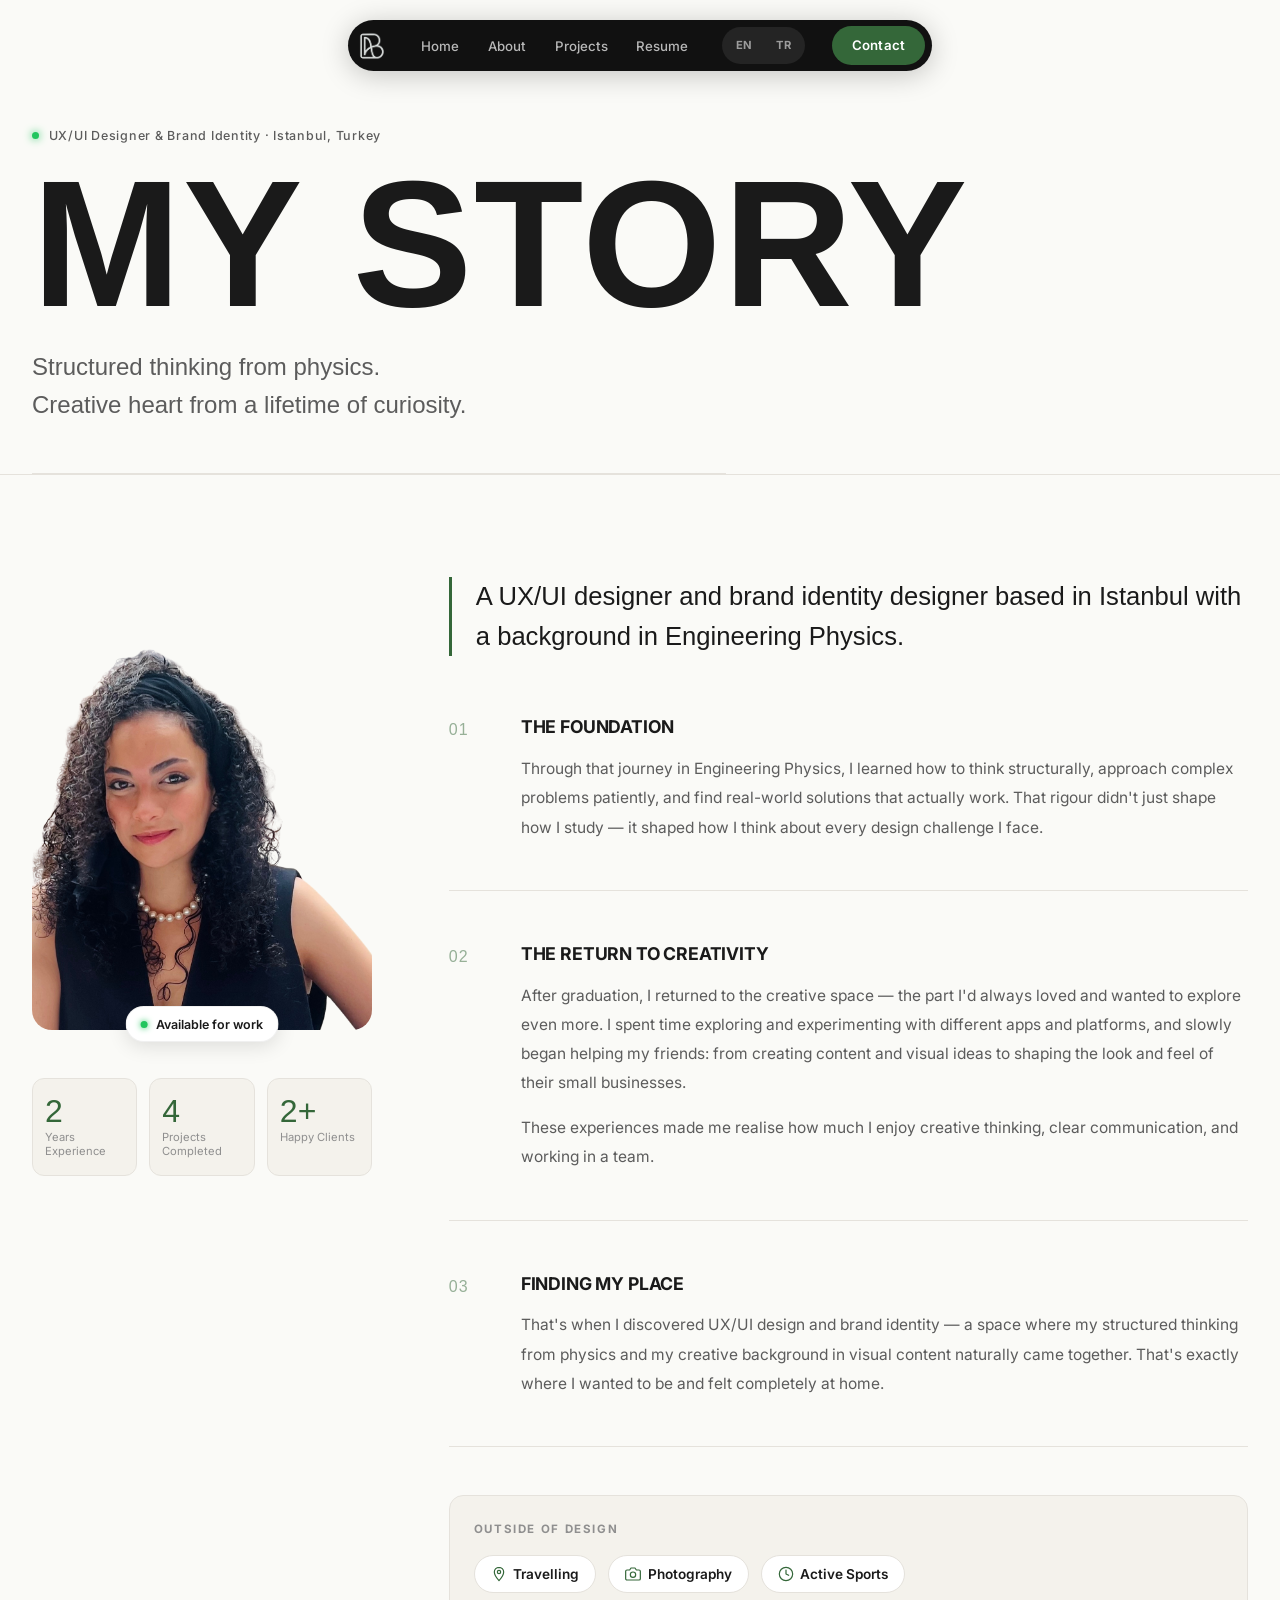
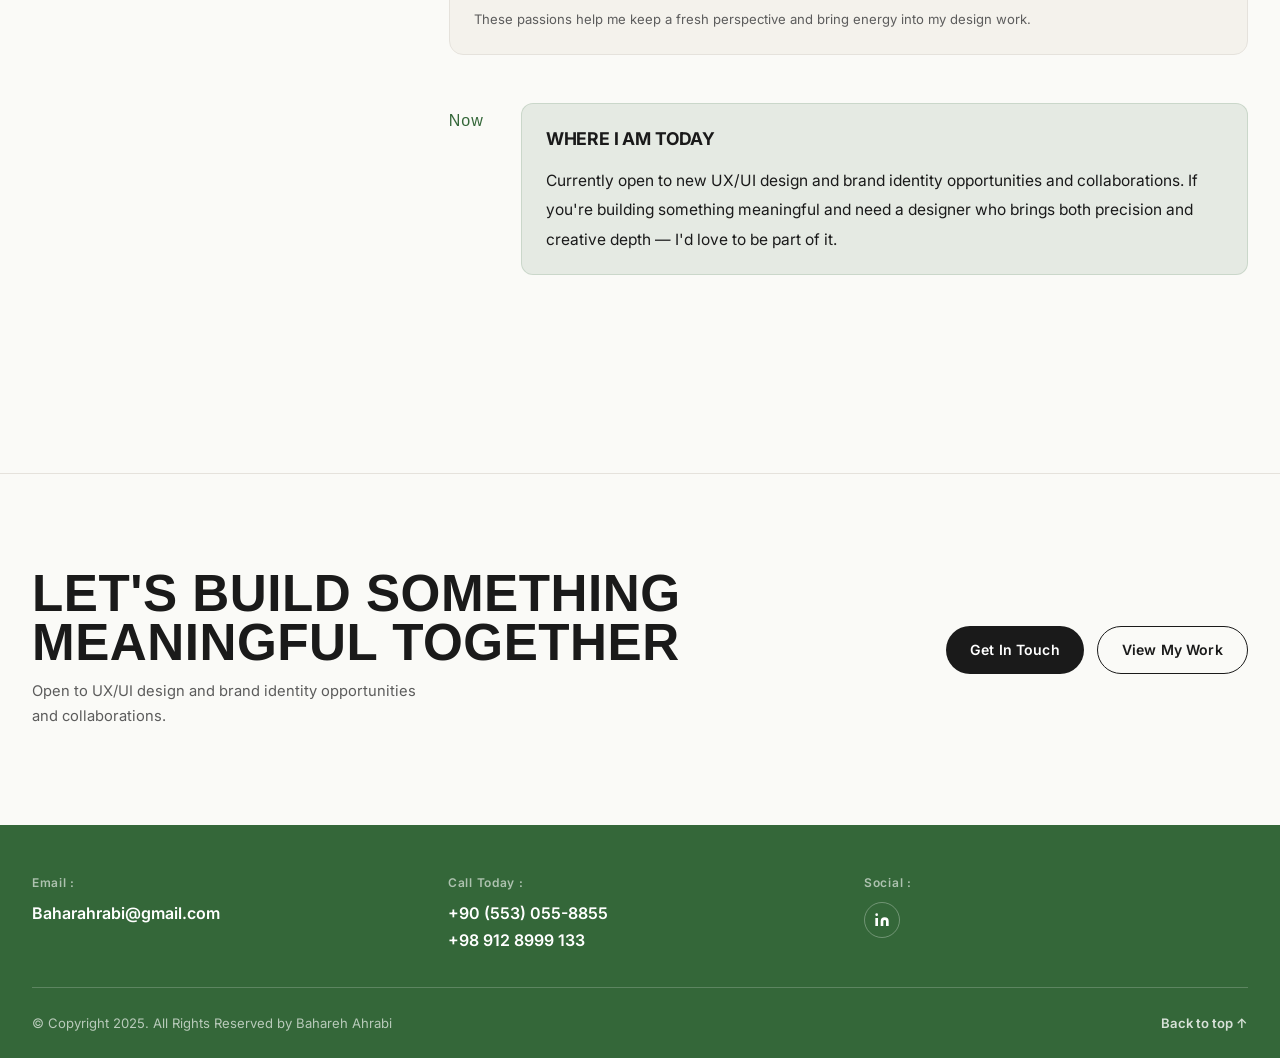
<file: about.html>
<!DOCTYPE html>
<html lang="en">
<head>
  <meta charset="UTF-8" />
  <meta name="viewport" content="width=device-width, initial-scale=1.0" />
  <meta name="description" content="About Bahareh Ahrabi — UX/UI Designer & Brand Identity based in Istanbul. Engineering Physics background, creative heart, design mind." />
  <title>About — Bahareh Ahrabi</title>
  <link rel="preconnect" href="https://fonts.googleapis.com" />
  <link rel="preconnect" href="https://fonts.gstatic.com" crossorigin />
  <link href="https://fonts.googleapis.com/css2?family=Playfair+Display:ital,wght@0,700;1,700&family=Inter:wght@400;500;600;700&display=swap" rel="stylesheet" />
  <link rel="stylesheet" href="styles.css" />
  <link rel="stylesheet" href="animations.css" />
  <link rel="stylesheet" href="about.css" />
</head>
<body>

  <!-- ============================================================
       NAV — back link
  ============================================================ -->
  <nav class="nav" id="nav" role="navigation" aria-label="Main navigation">
    <div class="nav__pill">
      <a href="index.html" class="nav__avatar-link" aria-label="Home">
        <img src="assets/images/logo.png" alt="Bahareh Ahrabi Logo" class="nav__logo-img">
      </a>
      <ul class="nav__links" id="navLinks" role="list">
        <li><a href="index.html"     class="nav__link" data-i18n="nav.home">Home</a></li>
        <li><a href="about.html" class="nav__link" data-i18n="nav.about">About</a></li>
        <li><a href="projects.html" class="nav__link" data-i18n="nav.projects">Projects</a></li>
        <li><a href="assets/Final%20Resume%20Bahareh%20-%202026%20.pdf" target="_blank" rel="noopener" download="Bahareh-Ahrabi-Resume.pdf" class="nav__link" data-i18n="nav.resume">Resume</a></li>
      </ul>
      <div class="lang-switch" role="group" aria-label="Language">
        <button class="lang-switch__btn" data-lang="en" type="button">EN</button>
        <button class="lang-switch__btn" data-lang="tr" type="button">TR</button>
      </div>
      <a href="index.html#contact" class="nav__cta" data-i18n="nav.contact">Contact</a>
      <button class="nav__hamburger" id="hamburger" aria-label="Toggle menu" aria-expanded="false">
        <span class="bar"></span><span class="bar"></span><span class="bar"></span>
      </button>
    </div>
    <!-- Mobile menu -->
    <div class="nav__mobile" id="mobileMenu">
      <a href="index.html">Home</a>
      <a href="about.html">About</a>
      <a href="index.html#services">Services</a>
      <a href="projects.html">Projects</a>
      <a href="assets/Final%20Resume%20Bahareh%20-%202026%20.pdf" target="_blank" rel="noopener" download="Bahareh-Ahrabi-Resume.pdf">Resume</a>
      <a href="index.html#contact">Contact</a>
    </div>
  </nav>
  <div class="nav__mobile" id="mobileMenu">
      <a href="index.html">Home</a>
      <a href="about.html">About</a>
      <a href="index.html#services">Services</a>
      <a href="projects.html">Projects</a>
      <a href="assets/Final%20Resume%20Bahareh%20-%202026%20.pdf" target="_blank" rel="noopener" download="Bahareh-Ahrabi-Resume.pdf">Resume</a>
      <a href="index.html#contact">Contact</a>
    </div>

  <!-- ============================================================
       HERO — page intro
  ============================================================ -->
  <section class="abt-hero">
    <div class="container abt-hero__inner">
      <div class="abt-hero__label" data-reveal>
        <span class="abt-label-dot"></span>
        UX/UI Designer &amp; Brand Identity · Istanbul, Turkey
      </div>
      <h1 class="abt-hero__heading" data-reveal data-delay="60">
        MY STORY
      </h1>
      <p class="abt-hero__tagline" data-reveal data-delay="120">
        Structured thinking from physics.<br>Creative heart from a lifetime of curiosity.
      </p>
    </div>

    <!-- Decorative line -->
    <div class="abt-hero__line" aria-hidden="true"></div>
  </section>

  <!-- ============================================================
       MAIN STORY — 2-col: photo sticky left, text scroll right
  ============================================================ -->
  <section class="abt-story">
    <div class="container abt-story__inner">

      <!-- Sticky photo column -->
      <aside class="abt-story__photo-col" data-reveal>
        <div class="abt-story__photo-wrap">
          <img src="assets/images/about-portrait.png" alt="Bahareh Ahrabi" class="abt-story__photo">
          <!-- Floating badge -->
          <div class="abt-story__badge" aria-hidden="true">
            <span class="abt-story__badge-dot"></span>
            Available for work
          </div>
        </div>

        <!-- Quick stats -->
        <div class="abt-story__stats">
          <div class="abt-stat">
            <span class="abt-stat__num">2</span>
            <span class="abt-stat__lbl">Years Experience</span>
          </div>
          <div class="abt-stat">
            <span class="abt-stat__num">4</span>
            <span class="abt-stat__lbl">Projects Completed</span>
          </div>
          <div class="abt-stat">
            <span class="abt-stat__num">2+</span>
            <span class="abt-stat__lbl">Happy Clients</span>
          </div>
        </div>
      </aside>

      <!-- Scrolling text column -->
      <div class="abt-story__text-col">

        <!-- Intro paragraph — pull quote style -->
        <blockquote class="abt-pullquote" data-reveal>
          A UX/UI designer and brand identity designer based in Istanbul with a background in Engineering Physics.
        </blockquote>

        <!-- Paragraph 1 -->
        <div class="abt-para" data-reveal>
          <span class="abt-para__marker" aria-hidden="true">01</span>
          <div class="abt-para__body">
            <h2 class="abt-para__heading">The Foundation</h2>
            <p>Through that journey in Engineering Physics, I learned how to think structurally, approach complex problems patiently, and find real-world solutions that actually work. That rigour didn't just shape how I study — it shaped how I think about every design challenge I face.</p>
          </div>
        </div>

        <!-- Paragraph 2 -->
        <div class="abt-para" data-reveal>
          <span class="abt-para__marker" aria-hidden="true">02</span>
          <div class="abt-para__body">
            <h2 class="abt-para__heading">The Return to Creativity</h2>
            <p>After graduation, I returned to the creative space — the part I'd always loved and wanted to explore even more. I spent time exploring and experimenting with different apps and platforms, and slowly began helping my friends: from creating content and visual ideas to shaping the look and feel of their small businesses.</p>
            <p>These experiences made me realise how much I enjoy creative thinking, clear communication, and working in a team.</p>
          </div>
        </div>

        <!-- Paragraph 3 -->
        <div class="abt-para" data-reveal>
          <span class="abt-para__marker" aria-hidden="true">03</span>
          <div class="abt-para__body">
            <h2 class="abt-para__heading">Finding My Place</h2>
            <p>That's when I discovered UX/UI design and brand identity — a space where my structured thinking from physics and my creative background in visual content naturally came together. That's exactly where I wanted to be and felt completely at home.</p>
          </div>
        </div>

        <!-- Interests strip -->
        <div class="abt-interests" data-reveal>
          <p class="abt-interests__label">Outside of design</p>
          <div class="abt-interests__tags">
            <span>
              <svg width="16" height="16" viewBox="0 0 24 24" fill="none" stroke="currentColor" stroke-width="1.8" stroke-linecap="round" stroke-linejoin="round" aria-hidden="true"><path d="M12 2C8.13 2 5 5.13 5 9c0 5.25 7 13 7 13s7-7.75 7-13c0-3.87-3.13-7-7-7z"/><circle cx="12" cy="9" r="2.5"/></svg>
              Travelling
            </span>
            <span>
              <svg width="16" height="16" viewBox="0 0 24 24" fill="none" stroke="currentColor" stroke-width="1.8" stroke-linecap="round" stroke-linejoin="round" aria-hidden="true"><path d="M23 19a2 2 0 01-2 2H3a2 2 0 01-2-2V8a2 2 0 012-2h4l2-3h6l2 3h4a2 2 0 012 2z"/><circle cx="12" cy="13" r="4"/></svg>
              Photography
            </span>
            <span>
              <svg width="16" height="16" viewBox="0 0 24 24" fill="none" stroke="currentColor" stroke-width="1.8" stroke-linecap="round" stroke-linejoin="round" aria-hidden="true"><circle cx="12" cy="12" r="10"/><path d="M12 6v6l4 2"/></svg>
              Active Sports
            </span>
          </div>
          <p class="abt-interests__note">These passions help me keep a fresh perspective and bring energy into my design work.</p>
        </div>

        <!-- Paragraph 4 — current status -->
        <div class="abt-para abt-para--highlight" data-reveal>
          <span class="abt-para__marker" aria-hidden="true">Now</span>
          <div class="abt-para__body">
            <h2 class="abt-para__heading">Where I Am Today</h2>
            <p>Currently open to new UX/UI design and brand identity opportunities and collaborations. If you're building something meaningful and need a designer who brings both precision and creative depth — I'd love to be part of it.</p>
          </div>
        </div>

      </div>
    </div>
  </section>

  <!-- ============================================================
       CTA — work together
  ============================================================ -->
  <section class="abt-cta" data-reveal>
    <div class="container abt-cta__inner">
      <div>
        <h2 class="abt-cta__heading">LET'S BUILD SOMETHING<br>MEANINGFUL TOGETHER</h2>
        <p class="abt-cta__sub">Open to UX/UI design and brand identity opportunities and collaborations.</p>
      </div>
      <div class="abt-cta__actions">
        <a href="index.html#contact" class="btn btn--dark">Get In Touch</a>
        <a href="index.html#projects" class="btn btn--outline">View My Work</a>
      </div>
    </div>
  </section>

  <!-- ============================================================
       FOOTER — purple
  ============================================================ -->
  <footer class="footer" role="contentinfo">
    <div class="container footer__top">
      <div class="footer__col">
        <span class="footer__col-label">Email :</span>
        <a href="mailto:Baharahrabi@gmail.com" class="footer__col-val">Baharahrabi@gmail.com</a>
      </div>
      <div class="footer__col">
        <span class="footer__col-label">Call Today :</span>
        <a href="tel:+905530558855" class="footer__col-val">+90 (553) 055-8855</a>
        <a href="tel:+989128999133" class="footer__col-val" style="display:block">+98 912 8999 133</a>
      </div>
      <div class="footer__col">
        <span class="footer__col-label">Social :</span>
        <div class="footer__socials">
          <a href="https://www.linkedin.com/in/bahareh-ahrabi-565275302" target="_blank" rel="noopener" class="footer__social" aria-label="LinkedIn">
            <svg width="16" height="16" viewBox="0 0 24 24" fill="currentColor">
              <path d="M16 8a6 6 0 0 1 6 6v7h-4v-7a2 2 0 0 0-2-2 2 2 0 0 0-2 2v7h-4v-7a6 6 0 0 1 6-6zM2 9h4v12H2z"/>
              <circle cx="4" cy="4" r="2"/>
            </svg>
          </a>
        </div>
      </div>
    </div>
    <div class="footer__divider"></div>
    <div class="container footer__bottom">
      <p>&copy; Copyright 2025. All Rights Reserved by Bahareh Ahrabi</p>
      <a href="#" class="footer__back-top">Back to top ↑</a>
    </div>
  </footer>

  <script>
    // Nav scroll
    const nav = document.getElementById('abtNav');
    window.addEventListener('scroll', () => {
      nav.classList.toggle('abt-nav--scrolled', window.scrollY > 40);
    }, { passive: true });

    // Scroll reveal
    const obs = new IntersectionObserver(entries => {
      entries.forEach(e => {
        if (!e.isIntersecting) return;
        const delay = Number(e.target.dataset.delay || 0);
        setTimeout(() => e.target.classList.add('is-visible'), delay);
        obs.unobserve(e.target);
      });
    }, { threshold: 0.08 });
    document.querySelectorAll('[data-reveal]').forEach(el => obs.observe(el));
  </script>
</body>
</html>
</file>
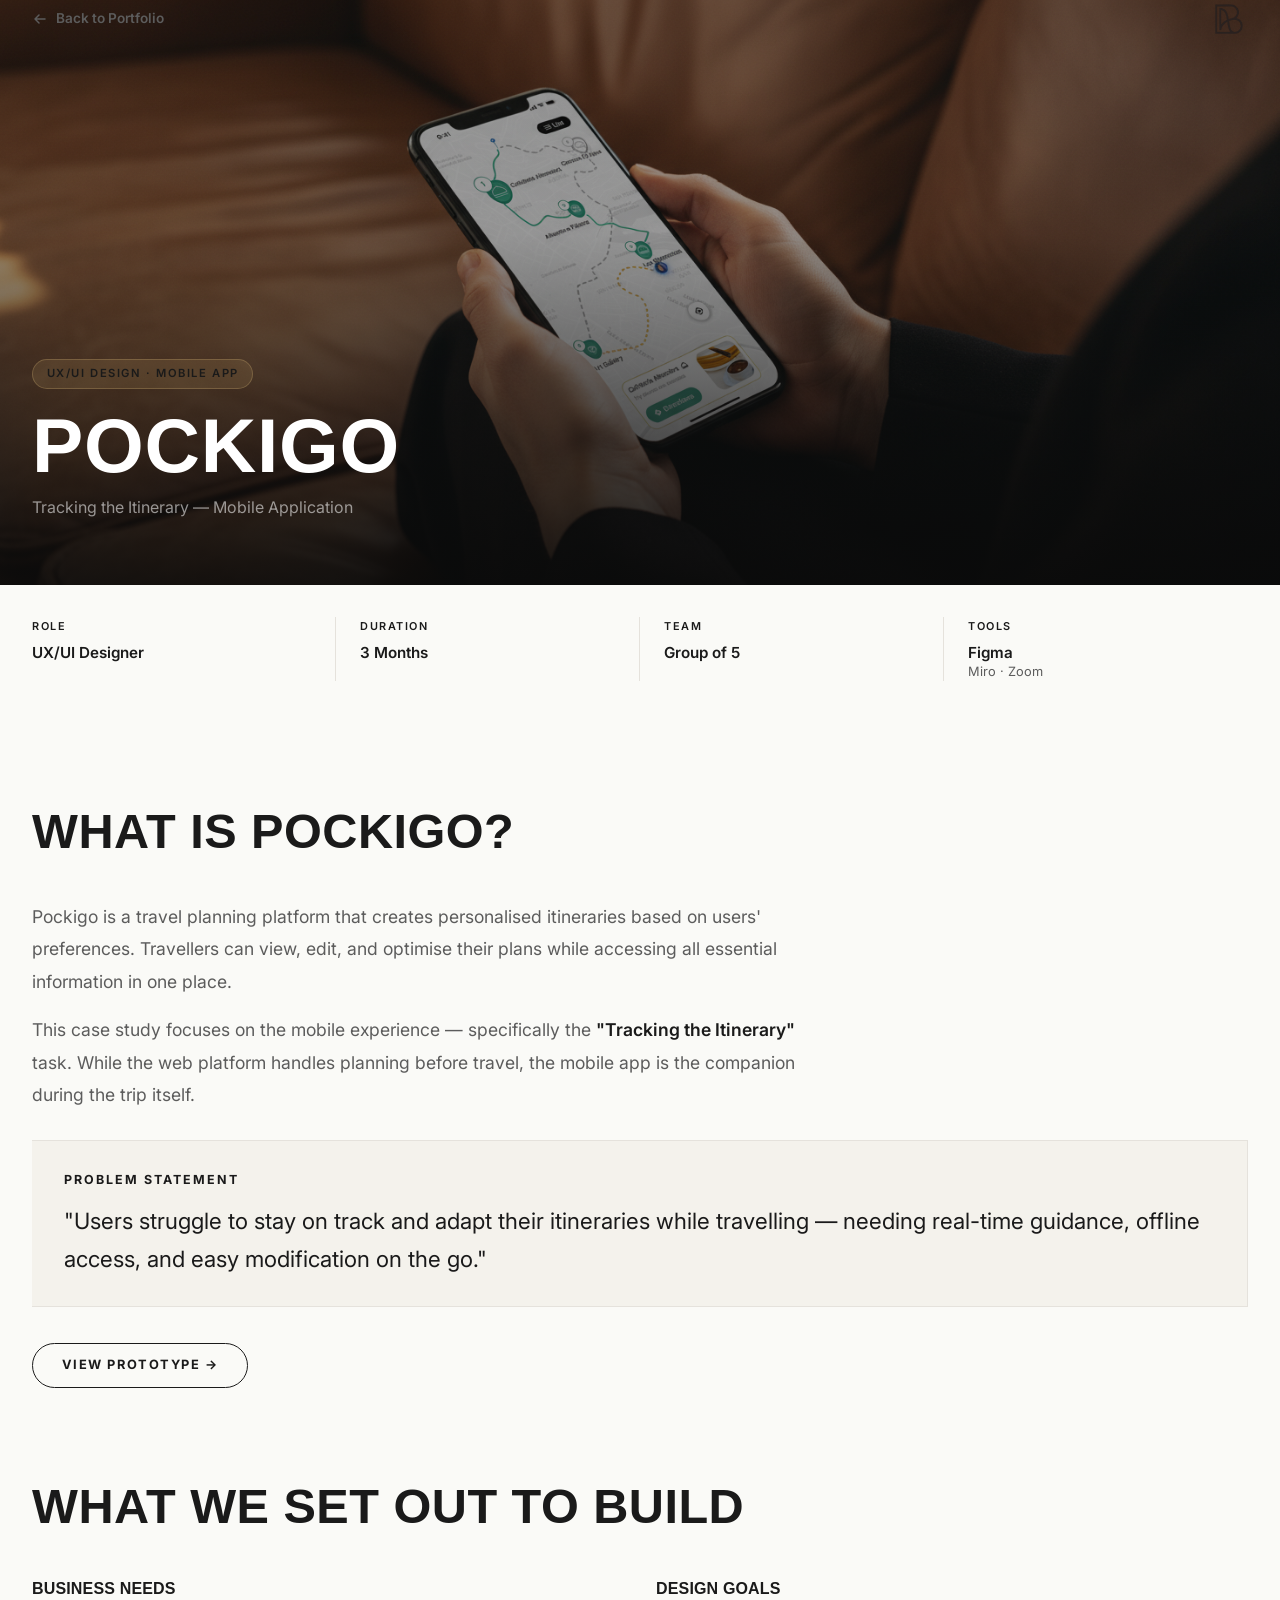
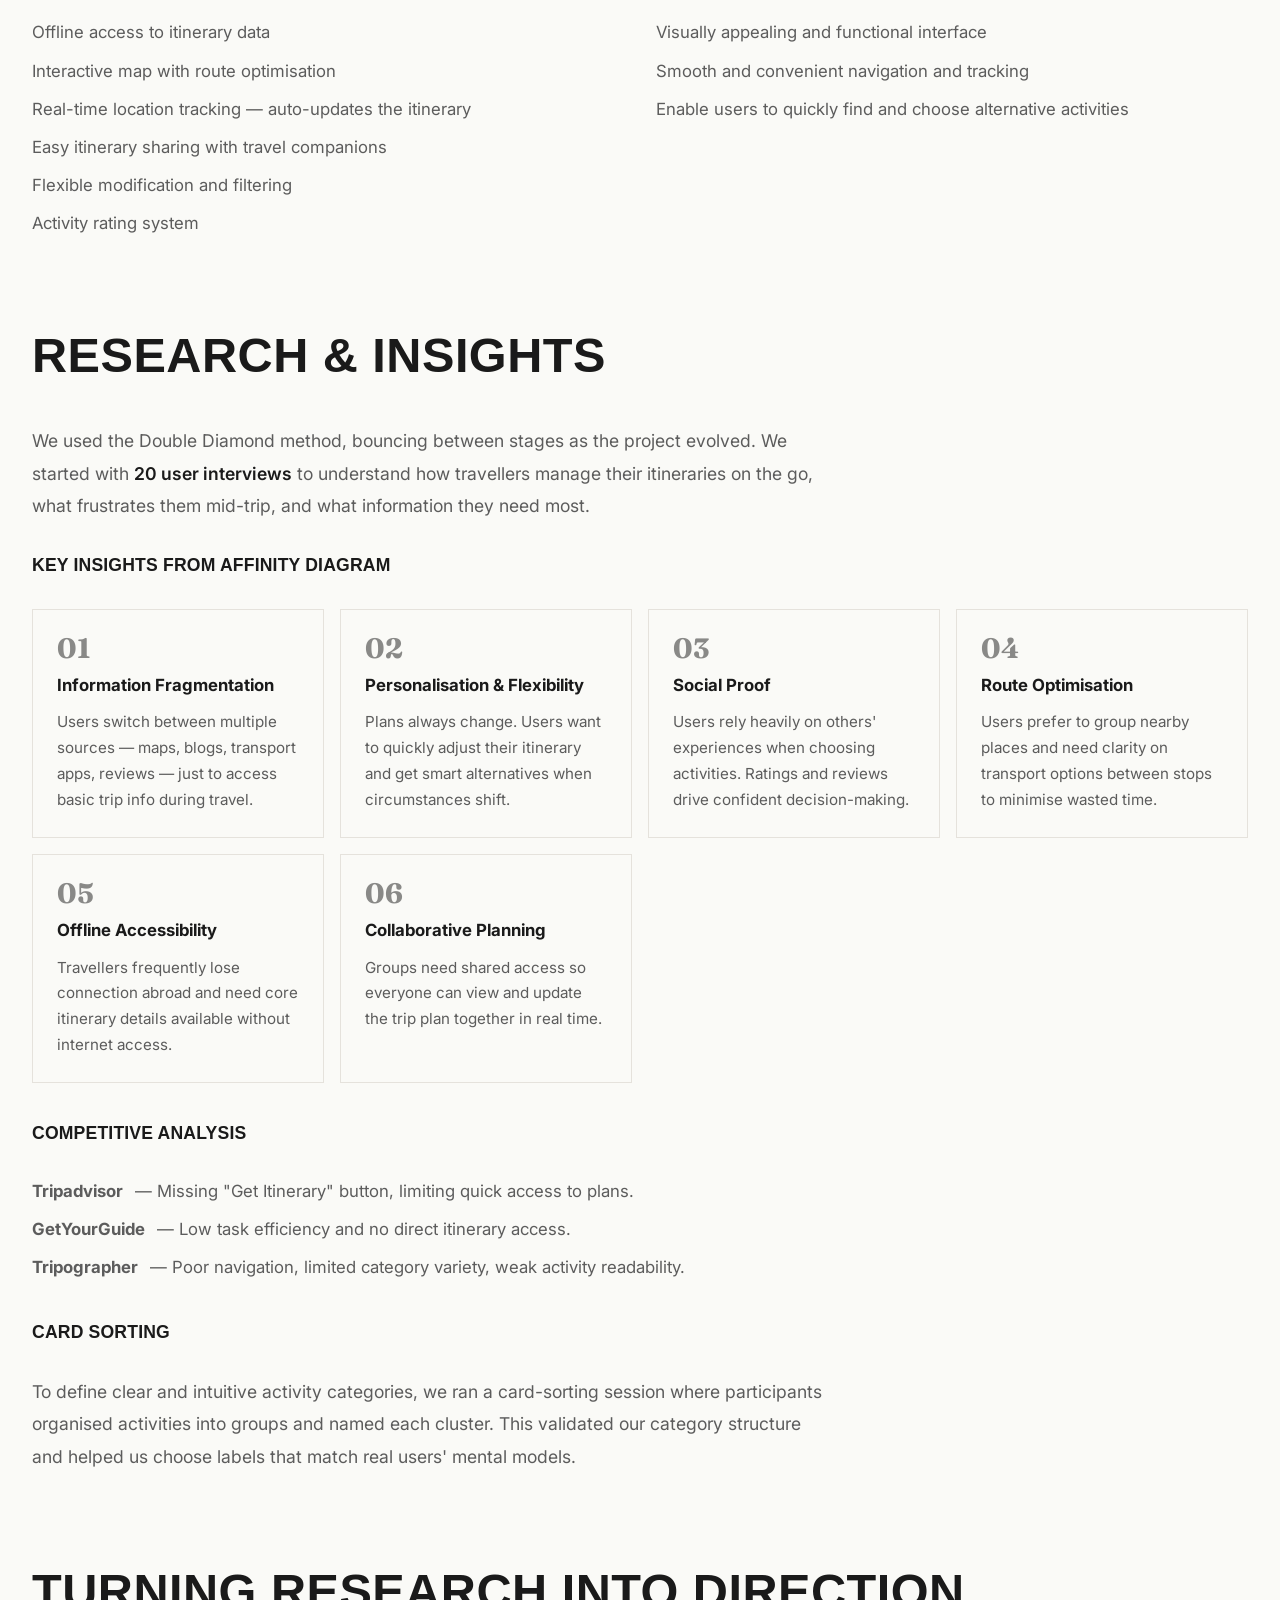
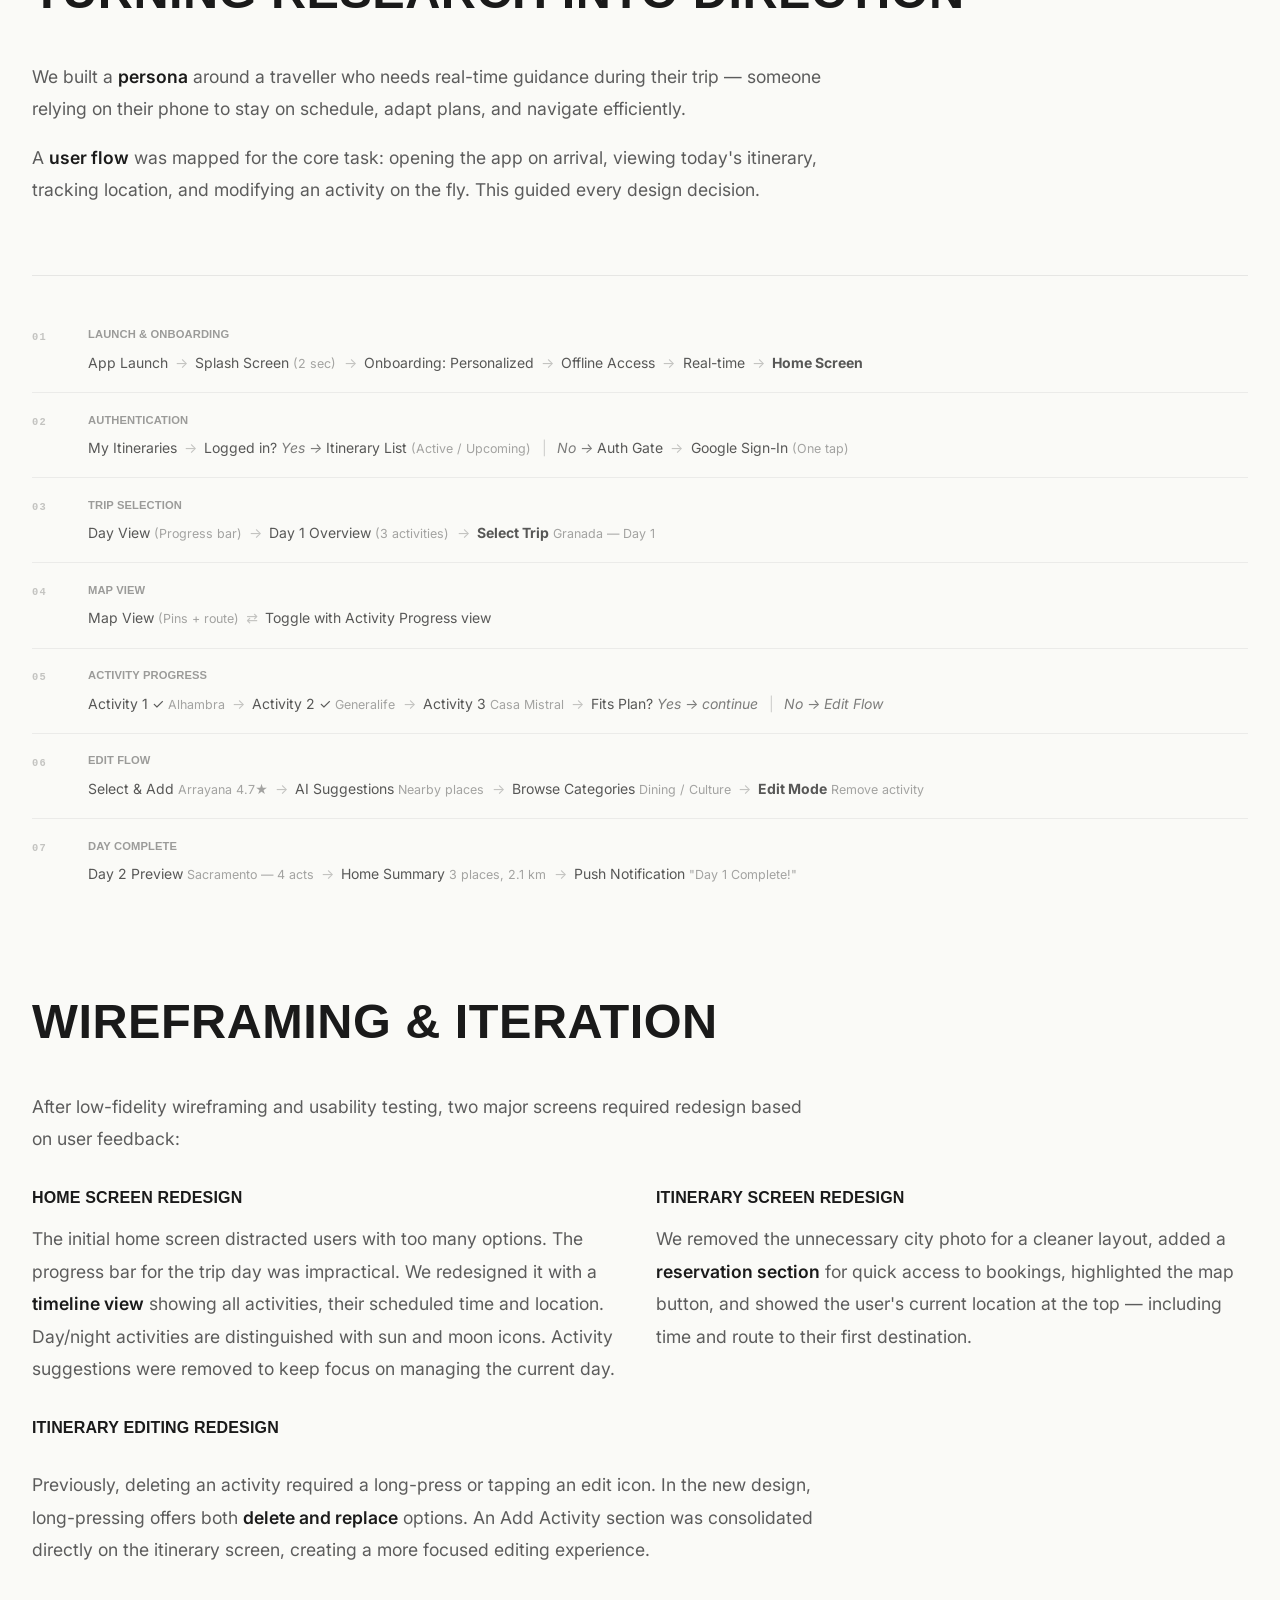
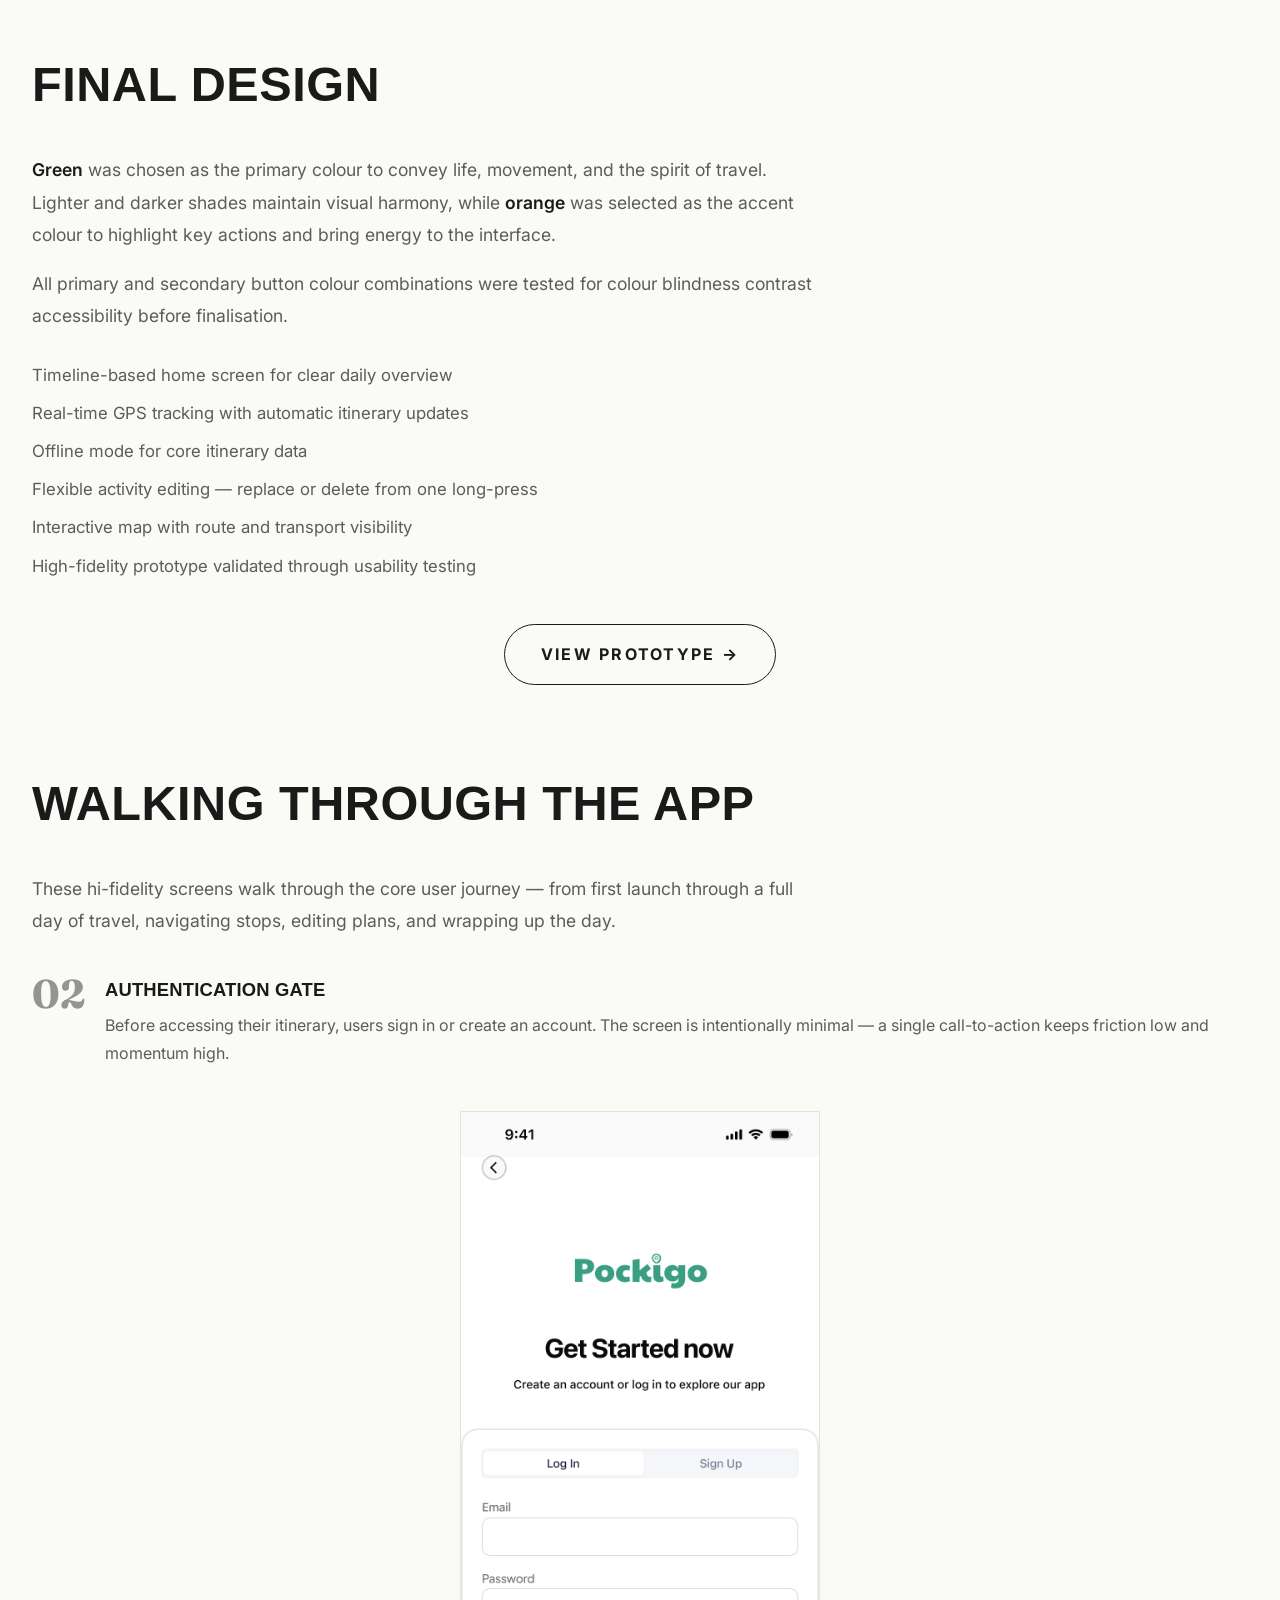
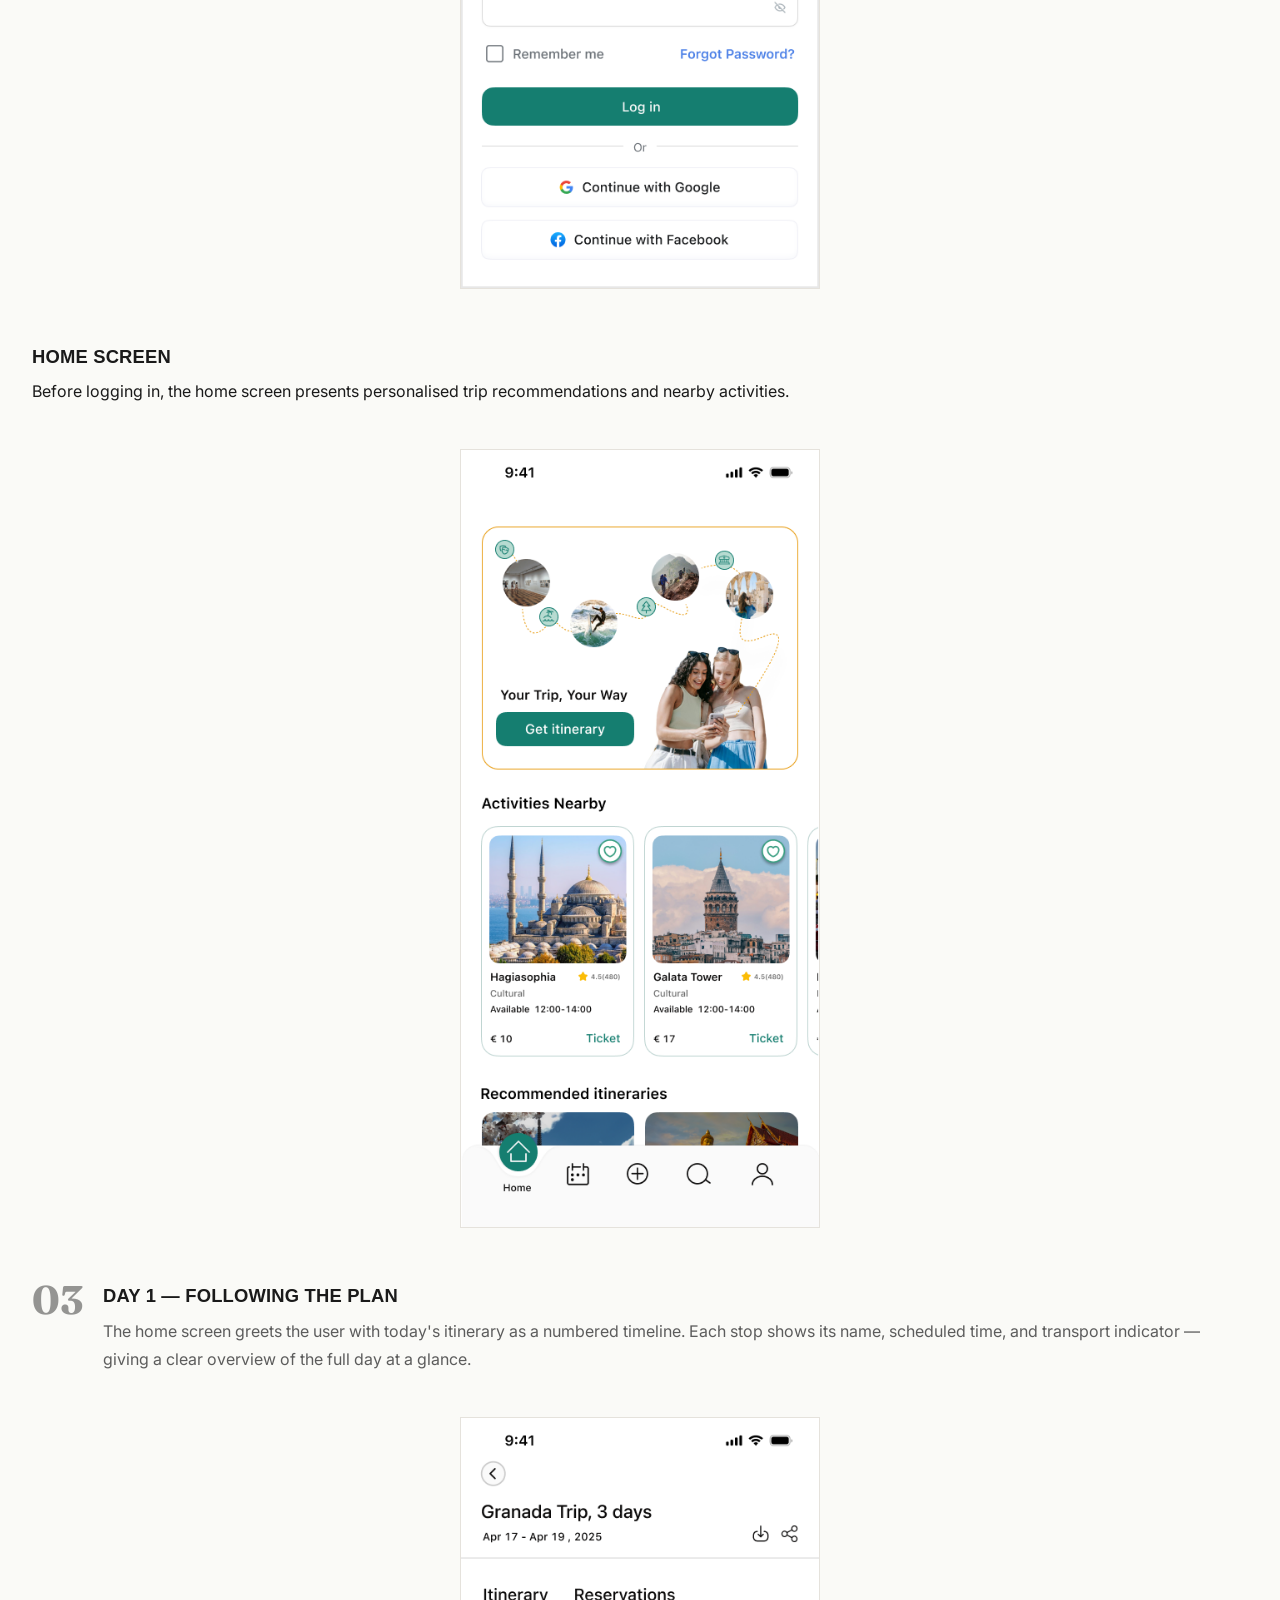
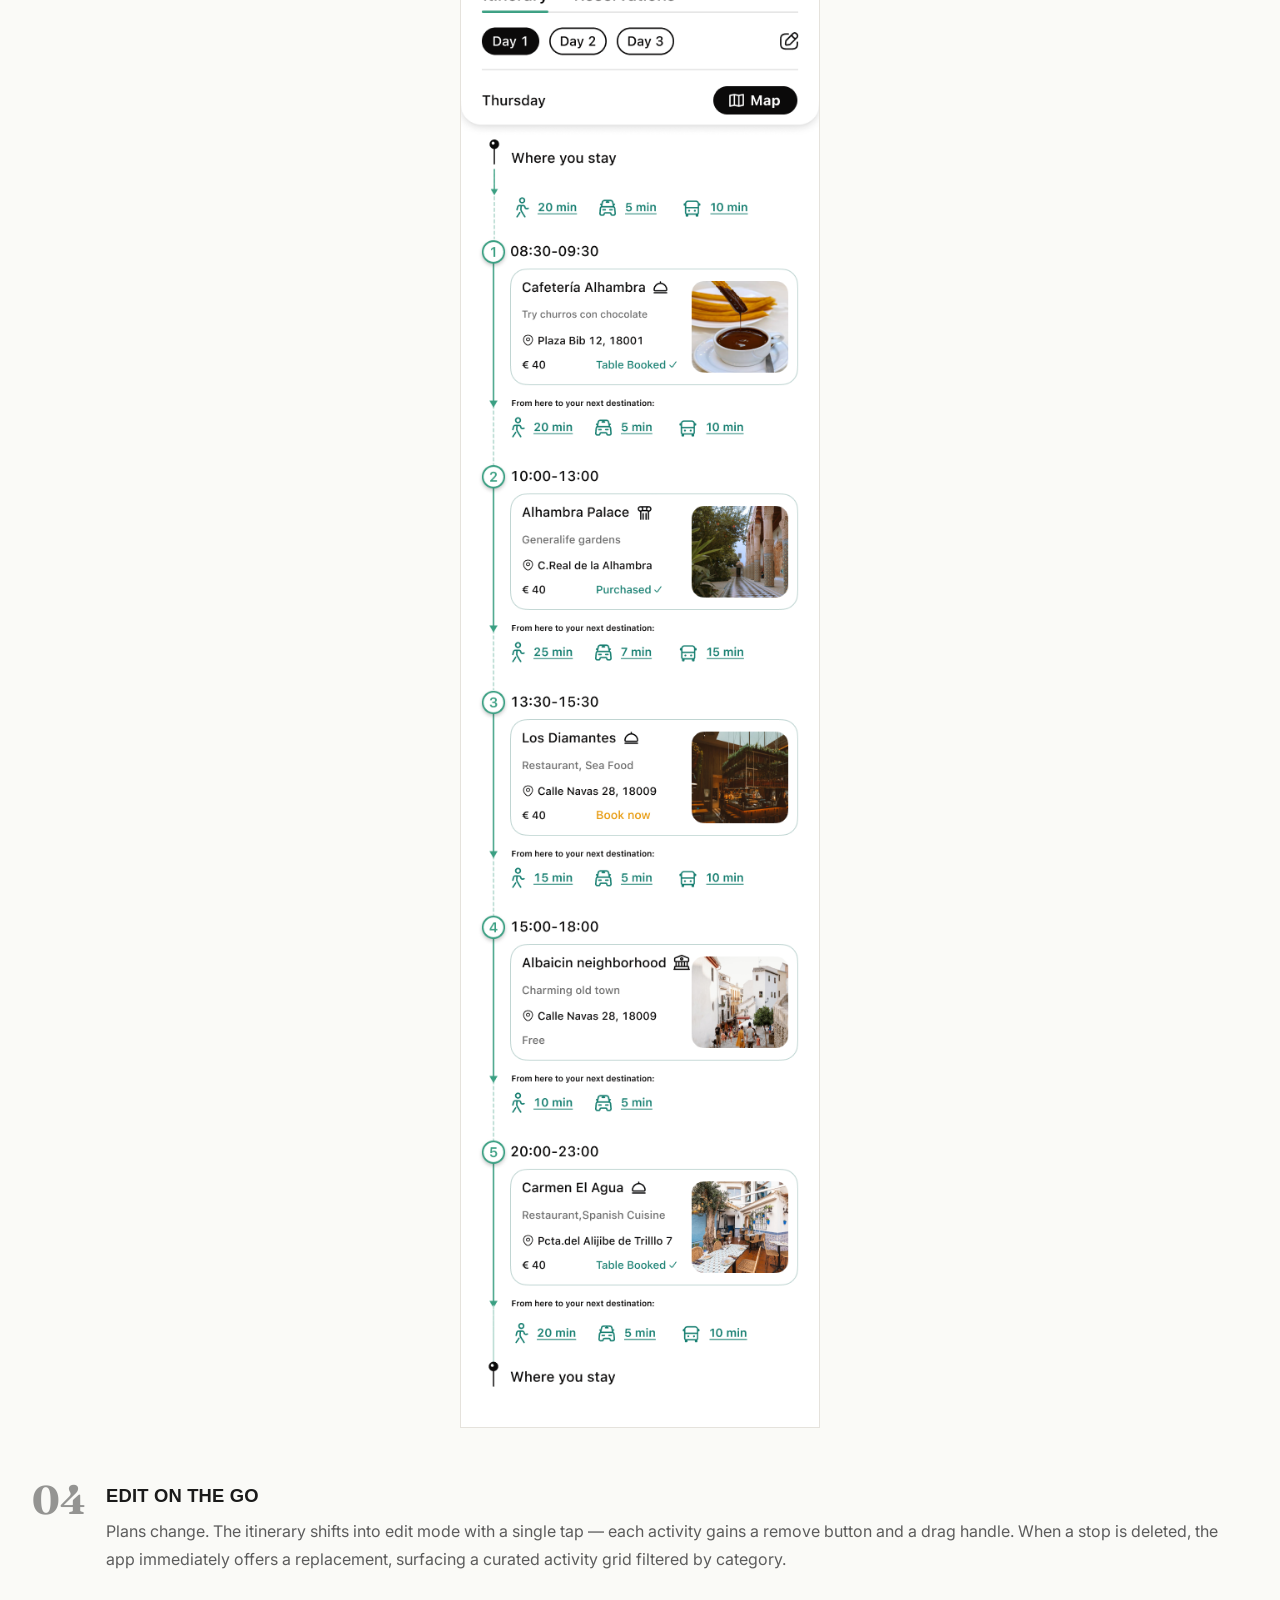
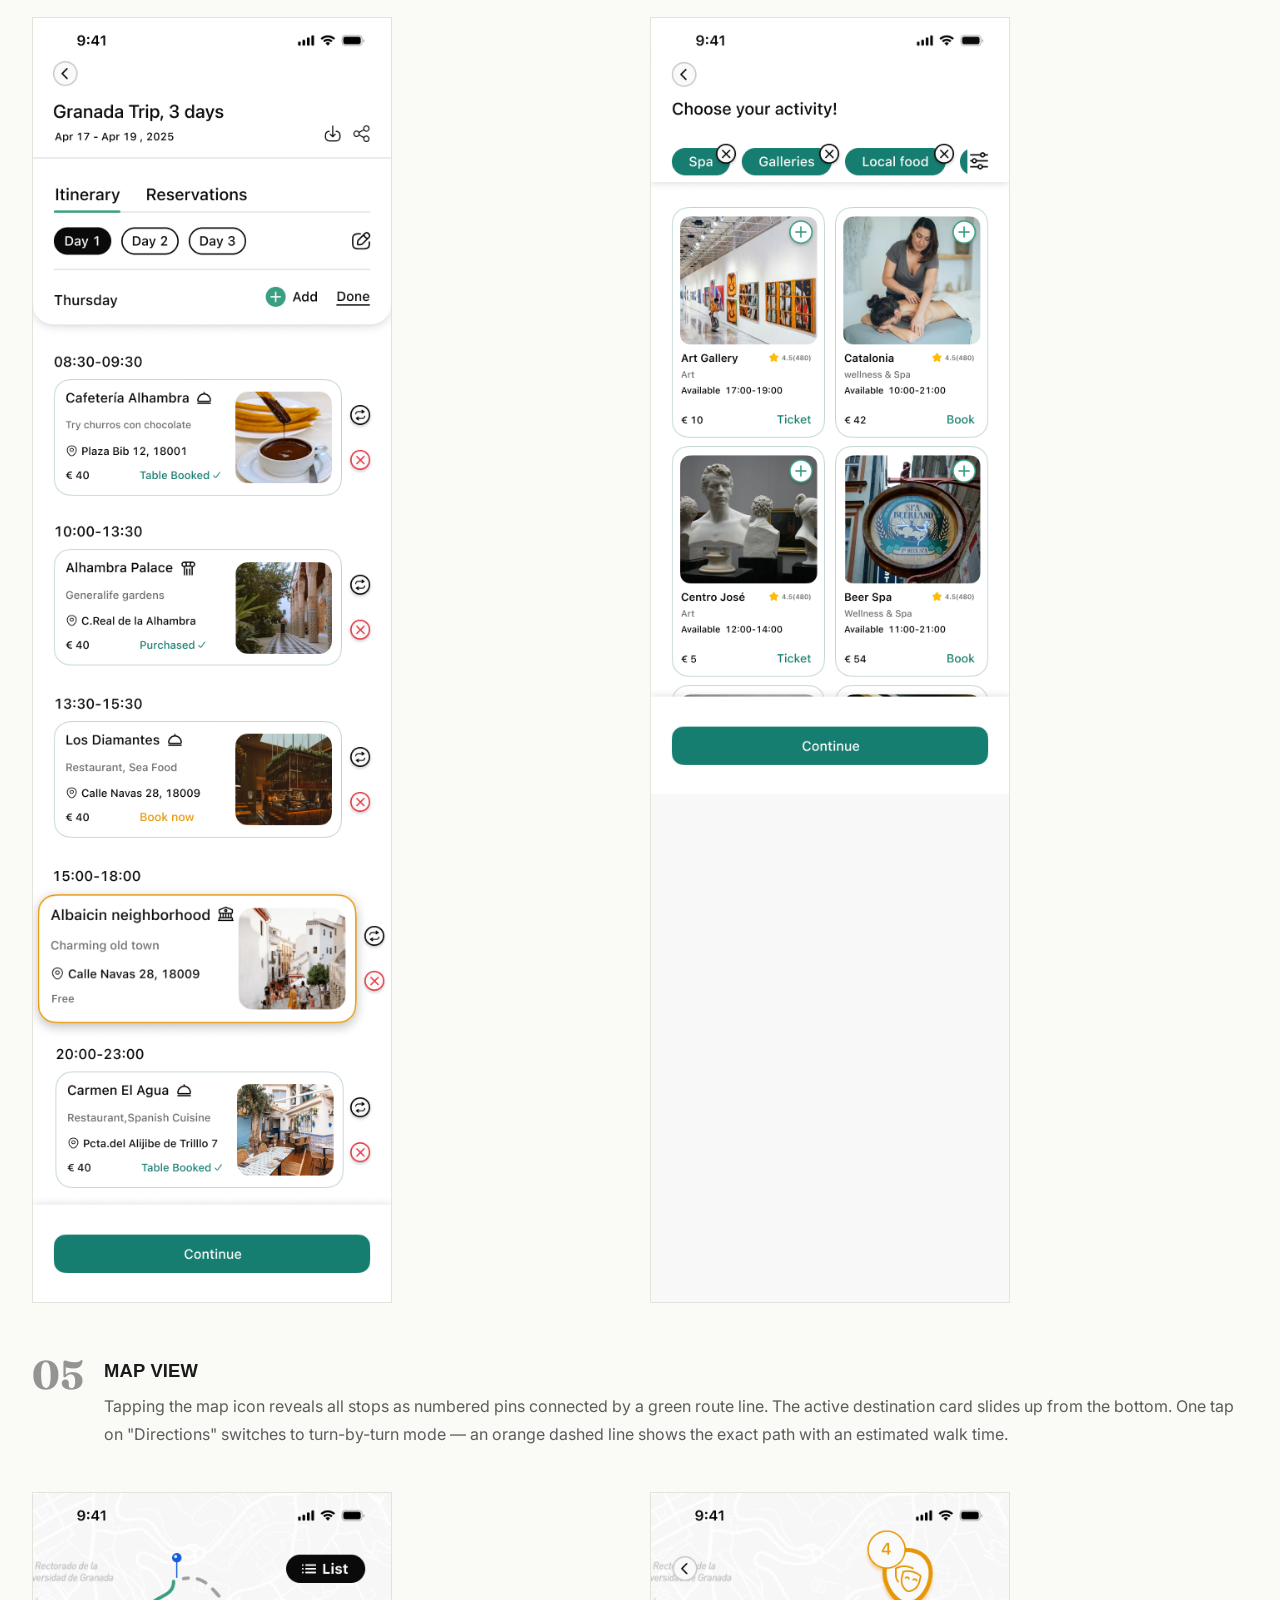
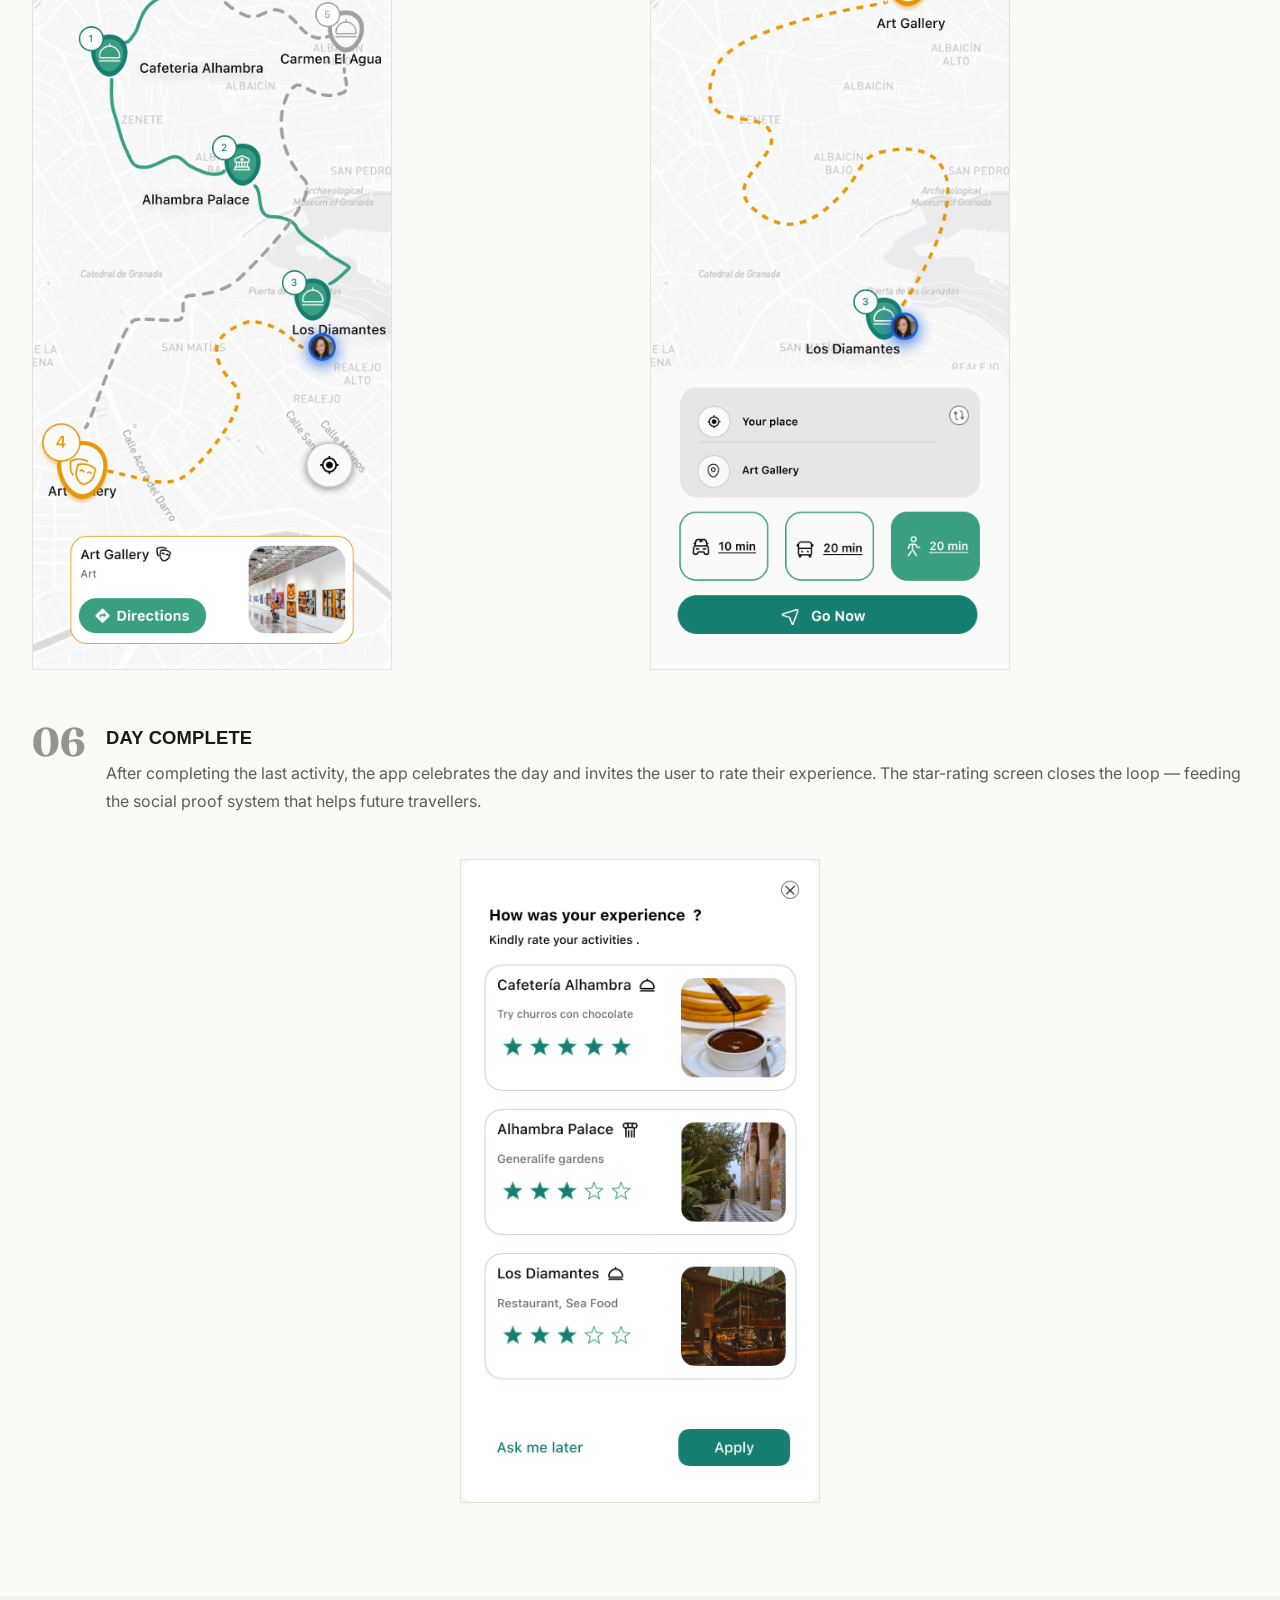
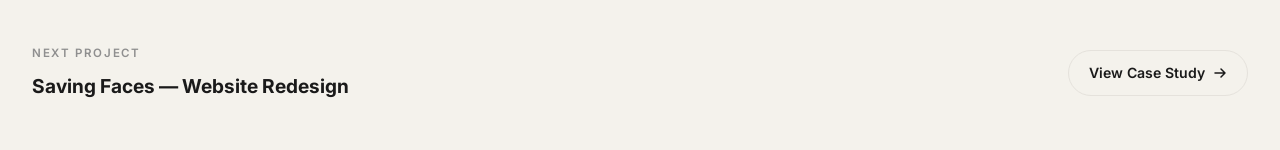
<file: pockigo-app.html>
<!DOCTYPE html>
<html lang="en">
<head>
  <meta charset="UTF-8" />
  <meta name="viewport" content="width=device-width, initial-scale=1.0" />
  <meta name="description" content="Pockigo Mobile App Design &mdash; UX/UI case study by Bahareh Ahrabi. Tracking the itinerary on the go." />
  <title>Pockigo App &mdash; Bahareh Ahrabi</title>
  <link rel="preconnect" href="https://fonts.googleapis.com" />
  <link rel="preconnect" href="https://fonts.gstatic.com" crossorigin />
  <link href="https://fonts.googleapis.com/css2?family=Fraunces:ital,opsz,wght@0,9..144,400;0,9..144,700;1,9..144,700&family=Inter:wght@400;500;600;700&display=swap" rel="stylesheet" />
  <link rel="stylesheet" href="styles.css" />
  <link rel="stylesheet" href="animations.css" />
  <link rel="stylesheet" href="case-study.css" />
  <link rel="stylesheet" href="case-study-fonts.css" />
  <style>
    /* -- Pockigo-specific additions -- */

    /* Figure modifiers */
    .cs-figure--wide  { max-width: 100%; }
    .cs-figure--phone {
      max-width: 360px;
      margin-inline: auto;
      background: #f8f8f8;
    }

    /* Side-by-side phone pair */
    .cs-figure-row {
      display: grid;
      grid-template-columns: 1fr 1fr;
      gap: 1.25rem;
      margin: 1.5rem 0 1rem;
    }
    .cs-figure-row .cs-figure { margin: 0; }
    @media (max-width: 640px) {
      .cs-figure-row { grid-template-columns: 1fr; }
      .cs-figure--phone { max-width: 100%; }
    }

    /* Journey steps */
    .cs-journey {
      display: flex;
      flex-direction: column;
      gap: 1.25rem;
      padding-top: 0.5rem;
      border-top: 1px solid var(--border-soft);
    }
    .cs-journey__header {
      display: flex;
      align-items: flex-start;
      gap: 1.25rem;
    }
    .cs-journey__num {
      font-family: var(--font-display);
      font-size: 2.5rem;
      font-weight: 700;
      color: var(--amber-dk);
      opacity: 0.45;
      line-height: 1;
      flex-shrink: 0;
      min-width: 2.5rem;
    }
    .cs-journey__title {
      font-size: 1.15rem;
      font-weight: 700;
      color: var(--text);
      margin-bottom: 0.35rem;
    }
    .cs-journey__desc {
      font-size: 1rem;
      color: var(--text-dim);
      line-height: 1.75;
    }
  
    /* User flow text breakdown */
    .cs-flow-breakdown {
      margin-top: 2.5rem;
      border-top: 1px solid rgba(0,0,0,0.08);
      padding-top: 2rem;
      display: flex;
      flex-direction: column;
      gap: 0;
    }
    .cs-flow-breakdown__stage {
      display: flex;
      gap: 1.5rem;
      align-items: flex-start;
      padding: 1.1rem 0;
      border-bottom: 1px solid rgba(0,0,0,0.06);
    }
    .cs-flow-breakdown__stage:last-child {
      border-bottom: none;
    }
    .cs-flow-breakdown__num {
      font-size: 0.65rem;
      font-weight: 700;
      letter-spacing: 0.12em;
      color: rgba(0,0,0,0.22);
      min-width: 2rem;
      padding-top: 0.2rem;
      font-family: var(--font-mono, monospace);
    }
    .cs-flow-breakdown__body {
      flex: 1;
    }
    .cs-flow-breakdown__title {
      font-size: 0.7rem;
      font-weight: 600;
      letter-spacing: 0.1em;
      text-transform: uppercase;
      color: rgba(0,0,0,0.38);
      margin: 0 0 0.4rem;
    }
    .cs-flow-breakdown__steps {
      font-size: 0.875rem;
      color: rgba(0,0,0,0.65);
      line-height: 1.65;
      margin: 0;
    }
    .cs-flow-breakdown__arrow {
      color: rgba(0,0,0,0.22);
      margin: 0 0.2rem;
    }
    .cs-flow-breakdown__note {
      font-size: 0.78rem;
      color: rgba(0,0,0,0.35);
    }
    .cs-flow-breakdown__branch {
      color: rgba(0,0,0,0.5);
      font-style: italic;
    }
    .cs-flow-breakdown__divider {
      color: rgba(0,0,0,0.18);
      margin: 0 0.4rem;
    }
</style>
</head>
<body>

  <!-- Back nav -->
  <nav class="cs-nav" id="csNav">
    <div class="cs-nav__inner">
      <a href="index.html" class="cs-nav__back">
        <svg width="16" height="16" viewBox="0 0 16 16" fill="none" aria-hidden="true">
          <path d="M13 8H3M3 8l4-4M3 8l4 4" stroke="currentColor" stroke-width="1.5" stroke-linecap="round" stroke-linejoin="round"/>
        </svg>
        Back to Portfolio
      </a>
      <a href="index.html">
        <img src="assets/images/logo.png" alt="Bahareh Ahrabi" class="cs-nav__logo">
      </a>
    </div>
  </nav>

  <!-- Hero -->
  <section class="cs-hero">
    <img src="assets/images/Pockigo - Application.png" alt="Pockigo Mobile App Design" class="cs-hero__img">
    <div class="cs-hero__overlay">
      <div class="cs-hero__content">
        <span class="cs-hero__tag">UX/UI Design &middot; Mobile App</span>
        <h1 class="cs-hero__title">Pockigo</h1>
        <p class="cs-hero__sub">Tracking the Itinerary &mdash; Mobile Application</p>
      </div>
    </div>
  </section>

  <!-- Meta -->
  <div class="cs-meta">
    <div class="cs-meta__grid">
      <div class="cs-meta__item">
        <p class="cs-meta__label">Role</p>
        <p class="cs-meta__value">UX/UI Designer</p>
      </div>
      <div class="cs-meta__item">
        <p class="cs-meta__label">Duration</p>
        <p class="cs-meta__value">3 Months</p>
      </div>
      <div class="cs-meta__item">
        <p class="cs-meta__label">Team</p>
        <p class="cs-meta__value">Group of 5</p>
      </div>
      <div class="cs-meta__item">
        <p class="cs-meta__label">Tools</p>
        <p class="cs-meta__value">Figma<span>Miro &middot; Zoom</span></p>
      </div>
    </div>
  </div>

  <!-- Body -->
  <main class="cs-body">

    <!-- Overview -->
    <section class="cs-section" data-reveal>

      <h2 class="cs-section__title">What is Pockigo?</h2>
      <div class="cs-section__body">
        <p>Pockigo is a travel planning platform that creates personalised itineraries based on users' preferences. Travellers can view, edit, and optimise their plans while accessing all essential information in one place.</p>
        <p>This case study focuses on the mobile experience &mdash; specifically the <strong>"Tracking the Itinerary"</strong> task. While the web platform handles planning before travel, the mobile app is the companion during the trip itself.</p>
      </div>

      <div class="cs-problem">
        <p class="cs-problem__label">Problem Statement</p>
        <p class="cs-problem__text">"Users struggle to stay on track and adapt their itineraries while travelling &mdash; needing real-time guidance, offline access, and easy modification on the go."</p>
      </div>

      <a href="https://www.figma.com/proto/OGcrdRNF7xHqlKEfLAc6Sv/Pockigo?node-id=1716-9653&viewport=158%2C-1557%2C0.52&t=6o6PvfJPlulm7srZ-1&scaling=scale-down&content-scaling=fixed&starting-point-node-id=1716%3A9653&show-proto-sidebar=1&page-id=641%3A6693" target="_blank" rel="noopener" class="btn-pill-outline" style="align-self:flex-start;margin-top:.5rem;">View Prototype &rarr;</a>
    </section>



    <!-- Business needs + goals -->
    <section class="cs-section" data-reveal>

      <h2 class="cs-section__title">What we set out to build</h2>
      <div class="cs-split">
        <div>
          <h3 style="font-size:1rem;font-weight:700;color:var(--text);margin-bottom:1rem;">Business Needs</h3>
          <ul class="cs-list">
            <li>Offline access to itinerary data</li>
            <li>Interactive map with route optimisation</li>
            <li>Real-time location tracking &mdash; auto-updates the itinerary</li>
            <li>Easy itinerary sharing with travel companions</li>
            <li>Flexible modification and filtering</li>
            <li>Activity rating system</li>
          </ul>
        </div>
        <div>
          <h3 style="font-size:1rem;font-weight:700;color:var(--text);margin-bottom:1rem;">Design Goals</h3>
          <ul class="cs-list">
            <li>Visually appealing and functional interface</li>
            <li>Smooth and convenient navigation and tracking</li>
            <li>Enable users to quickly find and choose alternative activities</li>
          </ul>
        </div>
      </div>
    </section>



    <!-- Discover -->
    <section class="cs-section" data-reveal>

      <h2 class="cs-section__title">Research & insights</h2>
      <div class="cs-section__body">
        <p>We used the Double Diamond method, bouncing between stages as the project evolved. We started with <strong>20 user interviews</strong> to understand how travellers manage their itineraries on the go, what frustrates them mid-trip, and what information they need most.</p>
      </div>

      <h3 style="font-size:1.1rem;font-weight:700;color:var(--text);">Key Insights from Affinity Diagram</h3>
      <div class="cs-insights">
        <div class="cs-insight">
          <span class="cs-insight__num">01</span>
          <p class="cs-insight__title">Information Fragmentation</p>
          <p class="cs-insight__text">Users switch between multiple sources &mdash; maps, blogs, transport apps, reviews &mdash; just to access basic trip info during travel.</p>
        </div>
        <div class="cs-insight">
          <span class="cs-insight__num">02</span>
          <p class="cs-insight__title">Personalisation & Flexibility</p>
          <p class="cs-insight__text">Plans always change. Users want to quickly adjust their itinerary and get smart alternatives when circumstances shift.</p>
        </div>
        <div class="cs-insight">
          <span class="cs-insight__num">03</span>
          <p class="cs-insight__title">Social Proof</p>
          <p class="cs-insight__text">Users rely heavily on others' experiences when choosing activities. Ratings and reviews drive confident decision-making.</p>
        </div>
        <div class="cs-insight">
          <span class="cs-insight__num">04</span>
          <p class="cs-insight__title">Route Optimisation</p>
          <p class="cs-insight__text">Users prefer to group nearby places and need clarity on transport options between stops to minimise wasted time.</p>
        </div>
        <div class="cs-insight">
          <span class="cs-insight__num">05</span>
          <p class="cs-insight__title">Offline Accessibility</p>
          <p class="cs-insight__text">Travellers frequently lose connection abroad and need core itinerary details available without internet access.</p>
        </div>
        <div class="cs-insight">
          <span class="cs-insight__num">06</span>
          <p class="cs-insight__title">Collaborative Planning</p>
          <p class="cs-insight__text">Groups need shared access so everyone can view and update the trip plan together in real time.</p>
        </div>
      </div>

      <h3 style="font-size:1.1rem;font-weight:700;color:var(--text);margin-top:0.5rem;">Competitive Analysis</h3>
      <ul class="cs-list">
        <li><strong>Tripadvisor</strong> &mdash; Missing "Get Itinerary" button, limiting quick access to plans.</li>
        <li><strong>GetYourGuide</strong> &mdash; Low task efficiency and no direct itinerary access.</li>
        <li><strong>Tripographer</strong> &mdash; Poor navigation, limited category variety, weak activity readability.</li>
      </ul>

      <h3 style="font-size:1.1rem;font-weight:700;color:var(--text);margin-top:0.5rem;">Card Sorting</h3>
      <div class="cs-section__body">
        <p>To define clear and intuitive activity categories, we ran a card-sorting session where participants organised activities into groups and named each cluster. This validated our category structure and helped us choose labels that match real users' mental models.</p>
      </div>
    </section>



    <!-- Define -->
    <section class="cs-section" data-reveal>

      <h2 class="cs-section__title">Turning research into direction</h2>
      <div class="cs-section__body">
        <p>We built a <strong>persona</strong> around a traveller who needs real-time guidance during their trip &mdash; someone relying on their phone to stay on schedule, adapt plans, and navigate efficiently.</p>
        <p>A <strong>user flow</strong> was mapped for the core task: opening the app on arrival, viewing today's itinerary, tracking location, and modifying an activity on the fly. This guided every design decision.</p>
      </div>

      <div class="cs-flow-breakdown">
        <div class="cs-flow-breakdown__stage">
          <span class="cs-flow-breakdown__num">01</span>
          <div class="cs-flow-breakdown__body">
            <h4 class="cs-flow-breakdown__title">Launch &amp; Onboarding</h4>
            <p class="cs-flow-breakdown__steps">App Launch <span class="cs-flow-breakdown__arrow">→</span> Splash Screen <span class="cs-flow-breakdown__note">(2 sec)</span> <span class="cs-flow-breakdown__arrow">→</span> Onboarding: Personalized <span class="cs-flow-breakdown__arrow">→</span> Offline Access <span class="cs-flow-breakdown__arrow">→</span> Real-time <span class="cs-flow-breakdown__arrow">→</span> <strong>Home Screen</strong></p>
          </div>
        </div>
        <div class="cs-flow-breakdown__stage">
          <span class="cs-flow-breakdown__num">02</span>
          <div class="cs-flow-breakdown__body">
            <h4 class="cs-flow-breakdown__title">Authentication</h4>
            <p class="cs-flow-breakdown__steps">My Itineraries <span class="cs-flow-breakdown__arrow">→</span> Logged in? <span class="cs-flow-breakdown__branch">Yes →</span> Itinerary List <span class="cs-flow-breakdown__note">(Active / Upcoming)</span> <span class="cs-flow-breakdown__divider"> | </span> <span class="cs-flow-breakdown__branch">No →</span> Auth Gate <span class="cs-flow-breakdown__arrow">→</span> Google Sign-In <span class="cs-flow-breakdown__note">(One tap)</span></p>
          </div>
        </div>
        <div class="cs-flow-breakdown__stage">
          <span class="cs-flow-breakdown__num">03</span>
          <div class="cs-flow-breakdown__body">
            <h4 class="cs-flow-breakdown__title">Trip Selection</h4>
            <p class="cs-flow-breakdown__steps">Day View <span class="cs-flow-breakdown__note">(Progress bar)</span> <span class="cs-flow-breakdown__arrow">→</span> Day 1 Overview <span class="cs-flow-breakdown__note">(3 activities)</span> <span class="cs-flow-breakdown__arrow">→</span> <strong>Select Trip</strong> <span class="cs-flow-breakdown__note">Granada — Day 1</span></p>
          </div>
        </div>
        <div class="cs-flow-breakdown__stage">
          <span class="cs-flow-breakdown__num">04</span>
          <div class="cs-flow-breakdown__body">
            <h4 class="cs-flow-breakdown__title">Map View</h4>
            <p class="cs-flow-breakdown__steps">Map View <span class="cs-flow-breakdown__note">(Pins + route)</span> <span class="cs-flow-breakdown__arrow">⇄</span> Toggle with Activity Progress view</p>
          </div>
        </div>
        <div class="cs-flow-breakdown__stage">
          <span class="cs-flow-breakdown__num">05</span>
          <div class="cs-flow-breakdown__body">
            <h4 class="cs-flow-breakdown__title">Activity Progress</h4>
            <p class="cs-flow-breakdown__steps">Activity 1 ✓ <span class="cs-flow-breakdown__note">Alhambra</span> <span class="cs-flow-breakdown__arrow">→</span> Activity 2 ✓ <span class="cs-flow-breakdown__note">Generalife</span> <span class="cs-flow-breakdown__arrow">→</span> Activity 3 <span class="cs-flow-breakdown__note">Casa Mistral</span> <span class="cs-flow-breakdown__arrow">→</span> Fits Plan? <span class="cs-flow-breakdown__branch">Yes → continue</span> <span class="cs-flow-breakdown__divider"> | </span> <span class="cs-flow-breakdown__branch">No → Edit Flow</span></p>
          </div>
        </div>
        <div class="cs-flow-breakdown__stage">
          <span class="cs-flow-breakdown__num">06</span>
          <div class="cs-flow-breakdown__body">
            <h4 class="cs-flow-breakdown__title">Edit Flow</h4>
            <p class="cs-flow-breakdown__steps">Select &amp; Add <span class="cs-flow-breakdown__note">Arrayana 4.7★</span> <span class="cs-flow-breakdown__arrow">→</span> AI Suggestions <span class="cs-flow-breakdown__note">Nearby places</span> <span class="cs-flow-breakdown__arrow">→</span> Browse Categories <span class="cs-flow-breakdown__note">Dining / Culture</span> <span class="cs-flow-breakdown__arrow">→</span> <strong>Edit Mode</strong> <span class="cs-flow-breakdown__note">Remove activity</span></p>
          </div>
        </div>
        <div class="cs-flow-breakdown__stage">
          <span class="cs-flow-breakdown__num">07</span>
          <div class="cs-flow-breakdown__body">
            <h4 class="cs-flow-breakdown__title">Day Complete</h4>
            <p class="cs-flow-breakdown__steps">Day 2 Preview <span class="cs-flow-breakdown__note">Sacramento — 4 acts</span> <span class="cs-flow-breakdown__arrow">→</span> Home Summary <span class="cs-flow-breakdown__note">3 places, 2.1 km</span> <span class="cs-flow-breakdown__arrow">→</span> Push Notification <span class="cs-flow-breakdown__note">"Day 1 Complete!"</span></p>
          </div>
        </div>
      </div>
    </section>



    <!-- Develop -->
    <section class="cs-section" data-reveal>

      <h2 class="cs-section__title">Wireframing & iteration</h2>

      <div class="cs-section__body">
        <p>After low-fidelity wireframing and usability testing, two major screens required redesign based on user feedback:</p>
      </div>

      <div class="cs-split">
        <div>
          <h3 style="font-size:1rem;font-weight:700;color:var(--text);margin-bottom:0.75rem;">Home Screen Redesign</h3>
          <div class="cs-section__body">
            <p>The initial home screen distracted users with too many options. The progress bar for the trip day was impractical. We redesigned it with a <strong>timeline view</strong> showing all activities, their scheduled time and location. Day/night activities are distinguished with sun and moon icons. Activity suggestions were removed to keep focus on managing the current day.</p>
          </div>
        </div>
        <div>
          <h3 style="font-size:1rem;font-weight:700;color:var(--text);margin-bottom:0.75rem;">Itinerary Screen Redesign</h3>
          <div class="cs-section__body">
            <p>We removed the unnecessary city photo for a cleaner layout, added a <strong>reservation section</strong> for quick access to bookings, highlighted the map button, and showed the user's current location at the top &mdash; including time and route to their first destination.</p>
          </div>
        </div>
      </div>

      <h3 style="font-size:1rem;font-weight:700;color:var(--text);">Itinerary Editing Redesign</h3>
      <div class="cs-section__body">
        <p>Previously, deleting an activity required a long-press or tapping an edit icon. In the new design, long-pressing offers both <strong>delete and replace</strong> options. An Add Activity section was consolidated directly on the itinerary screen, creating a more focused editing experience.</p>
      </div>
    </section>



    <!-- Deliver -->
    <section class="cs-section" data-reveal>

      <h2 class="cs-section__title">Final design</h2>
      <div class="cs-section__body">
        <p><strong>Green</strong> was chosen as the primary colour to convey life, movement, and the spirit of travel. Lighter and darker shades maintain visual harmony, while <strong>orange</strong> was selected as the accent colour to highlight key actions and bring energy to the interface.</p>
        <p>All primary and secondary button colour combinations were tested for colour blindness contrast accessibility before finalisation.</p>
      </div>
      <ul class="cs-list">
        <li>Timeline-based home screen for clear daily overview</li>
        <li>Real-time GPS tracking with automatic itinerary updates</li>
        <li>Offline mode for core itinerary data</li>
        <li>Flexible activity editing &mdash; replace or delete from one long-press</li>
        <li>Interactive map with route and transport visibility</li>
        <li>High-fidelity prototype validated through usability testing</li>
      </ul>

      <a href="https://www.figma.com/proto/OGcrdRNF7xHqlKEfLAc6Sv/Pockigo?node-id=1716-9653&viewport=158%2C-1557%2C0.52&t=6o6PvfJPlulm7srZ-1&scaling=scale-down&content-scaling=fixed&starting-point-node-id=1716%3A9653&show-proto-sidebar=1&page-id=641%3A6693" target="_blank" rel="noopener" class="btn-pill-outline cs-cta-large" style="align-self:center;margin-top:1rem;">
        View Prototype &rarr;
      </a>
    </section>



    <!-- The Experience -->
    <section class="cs-section" data-reveal>

      <h2 class="cs-section__title">Walking through the app</h2>
      <div class="cs-section__body">
        <p>These hi-fidelity screens walk through the core user journey &mdash; from first launch through a full day of travel, navigating stops, editing plans, and wrapping up the day.</p>
      </div>

      <!-- Journey: Authentication Gate -->
      <div class="cs-journey" data-reveal>
        <div class="cs-journey__header">
          <span class="cs-journey__num">02</span>
          <div>
            <h3 class="cs-journey__title">Authentication Gate</h3>
            <p class="cs-journey__desc">Before accessing their itinerary, users sign in or create an account. The screen is intentionally minimal &mdash; a single call-to-action keeps friction low and momentum high.</p>
          </div>
        </div>
        <figure class="cs-figure cs-figure--phone">
          <img src="assets/images/App-Login.png" alt="Sign in / Get Started screen" class="cs-figure__img">
        </figure>
      </div>

      <!-- Journey: Home Screen -->
      <div class="cs-journey" data-reveal>
        <div class="cs-journey__header">
          <div>
            <h3 class="cs-journey__title">Home Screen</h3>
            <p>Before logging in, the home screen presents personalised trip recommendations and nearby activities.</p>
          </div>
        </div>
        <figure class="cs-figure cs-figure--phone">
          <img src="assets/images/before login 2.png" alt="Pockigo home screen" class="cs-figure__img">
        </figure>
      </div>

      <!-- Journey: Day 1 &mdash; Following the Plan -->
      <div class="cs-journey" data-reveal>
        <div class="cs-journey__header">
          <span class="cs-journey__num">03</span>
          <div>
            <h3 class="cs-journey__title">Day 1 &mdash; Following the Plan</h3>
            <p class="cs-journey__desc">The home screen greets the user with today's itinerary as a numbered timeline. Each stop shows its name, scheduled time, and transport indicator &mdash; giving a clear overview of the full day at a glance.</p>
          </div>
        </div>
        <figure class="cs-figure cs-figure--phone">
          <img src="assets/images/App-Day1-Itinerary.png" alt="Granada Trip Day 1 itinerary timeline" class="cs-figure__img">
        </figure>
      </div>

      <!-- Journey: Edit on the Go -->
      <div class="cs-journey" data-reveal>
        <div class="cs-journey__header">
          <span class="cs-journey__num">04</span>
          <div>
            <h3 class="cs-journey__title">Edit on the Go</h3>
            <p class="cs-journey__desc">Plans change. The itinerary shifts into edit mode with a single tap &mdash; each activity gains a remove button and a drag handle. When a stop is deleted, the app immediately offers a replacement, surfacing a curated activity grid filtered by category.</p>
          </div>
        </div>
        <div class="cs-figure-row">
          <figure class="cs-figure cs-figure--phone">
            <img src="assets/images/App-Edit-Itinerary.png" alt="Itinerary in edit mode with remove buttons" class="cs-figure__img">
          </figure>
          <figure class="cs-figure cs-figure--phone">
            <img src="assets/images/App-Choose-Activity.png" alt="Choose your activity grid with category filters" class="cs-figure__img">
          </figure>
        </div>
      </div>

      <!-- Journey: Map View -->
      <div class="cs-journey" data-reveal>
        <div class="cs-journey__header">
          <span class="cs-journey__num">05</span>
          <div>
            <h3 class="cs-journey__title">Map View</h3>
            <p class="cs-journey__desc">Tapping the map icon reveals all stops as numbered pins connected by a green route line. The active destination card slides up from the bottom. One tap on "Directions" switches to turn-by-turn mode &mdash; an orange dashed line shows the exact path with an estimated walk time.</p>
          </div>
        </div>
        <div class="cs-figure-row">
          <figure class="cs-figure cs-figure--phone">
            <img src="assets/images/App-Map-View.png" alt="Map with numbered stop pins and route overview" class="cs-figure__img">
          </figure>
          <figure class="cs-figure cs-figure--phone">
            <img src="assets/images/App-Map-Directions.png" alt="Turn-by-turn directions with orange dashed route" class="cs-figure__img">
          </figure>
        </div>
      </div>

      <!-- Journey: Day Complete -->
      <div class="cs-journey" data-reveal>
        <div class="cs-journey__header">
          <span class="cs-journey__num">06</span>
          <div>
            <h3 class="cs-journey__title">Day Complete</h3>
            <p class="cs-journey__desc">After completing the last activity, the app celebrates the day and invites the user to rate their experience. The star-rating screen closes the loop &mdash; feeding the social proof system that helps future travellers.</p>
          </div>
        </div>
        <figure class="cs-figure cs-figure--phone">
          <img src="assets/images/App-Day-Complete.png" alt="How was your experience? star rating screen" class="cs-figure__img">
        </figure>
      </div>

    </section>

  </main>

  <!-- Next project -->
  <div class="cs-next">
    <div class="cs-next__inner">
      <div>
        <p class="cs-next__label">Next Project</p>
        <p class="cs-next__title">Saving Faces &mdash; Website Redesign</p>
      </div>
      <a href="saving-faces.html" class="cs-next__link">
        View Case Study
        <svg width="14" height="14" viewBox="0 0 14 14" fill="none" aria-hidden="true">
          <path d="M2 7h10M12 7L8 3M12 7L8 11" stroke="currentColor" stroke-width="1.5" stroke-linecap="round" stroke-linejoin="round"/>
        </svg>
      </a>
    </div>
  </div>

  <script>
    const nav = document.getElementById('csNav');
    window.addEventListener('scroll', () => {
      nav.classList.toggle('cs-nav--scrolled', window.scrollY > 30);
    }, { passive: true });

    const observer = new IntersectionObserver(entries => {
      entries.forEach(e => {
        if (!e.isIntersecting) return;
        e.target.classList.add('is-visible');
        observer.unobserve(e.target);
      });
    }, { threshold: 0.08 });
    document.querySelectorAll('[data-reveal]').forEach(el => observer.observe(el));
  </script>
</body>
</html>
</file>
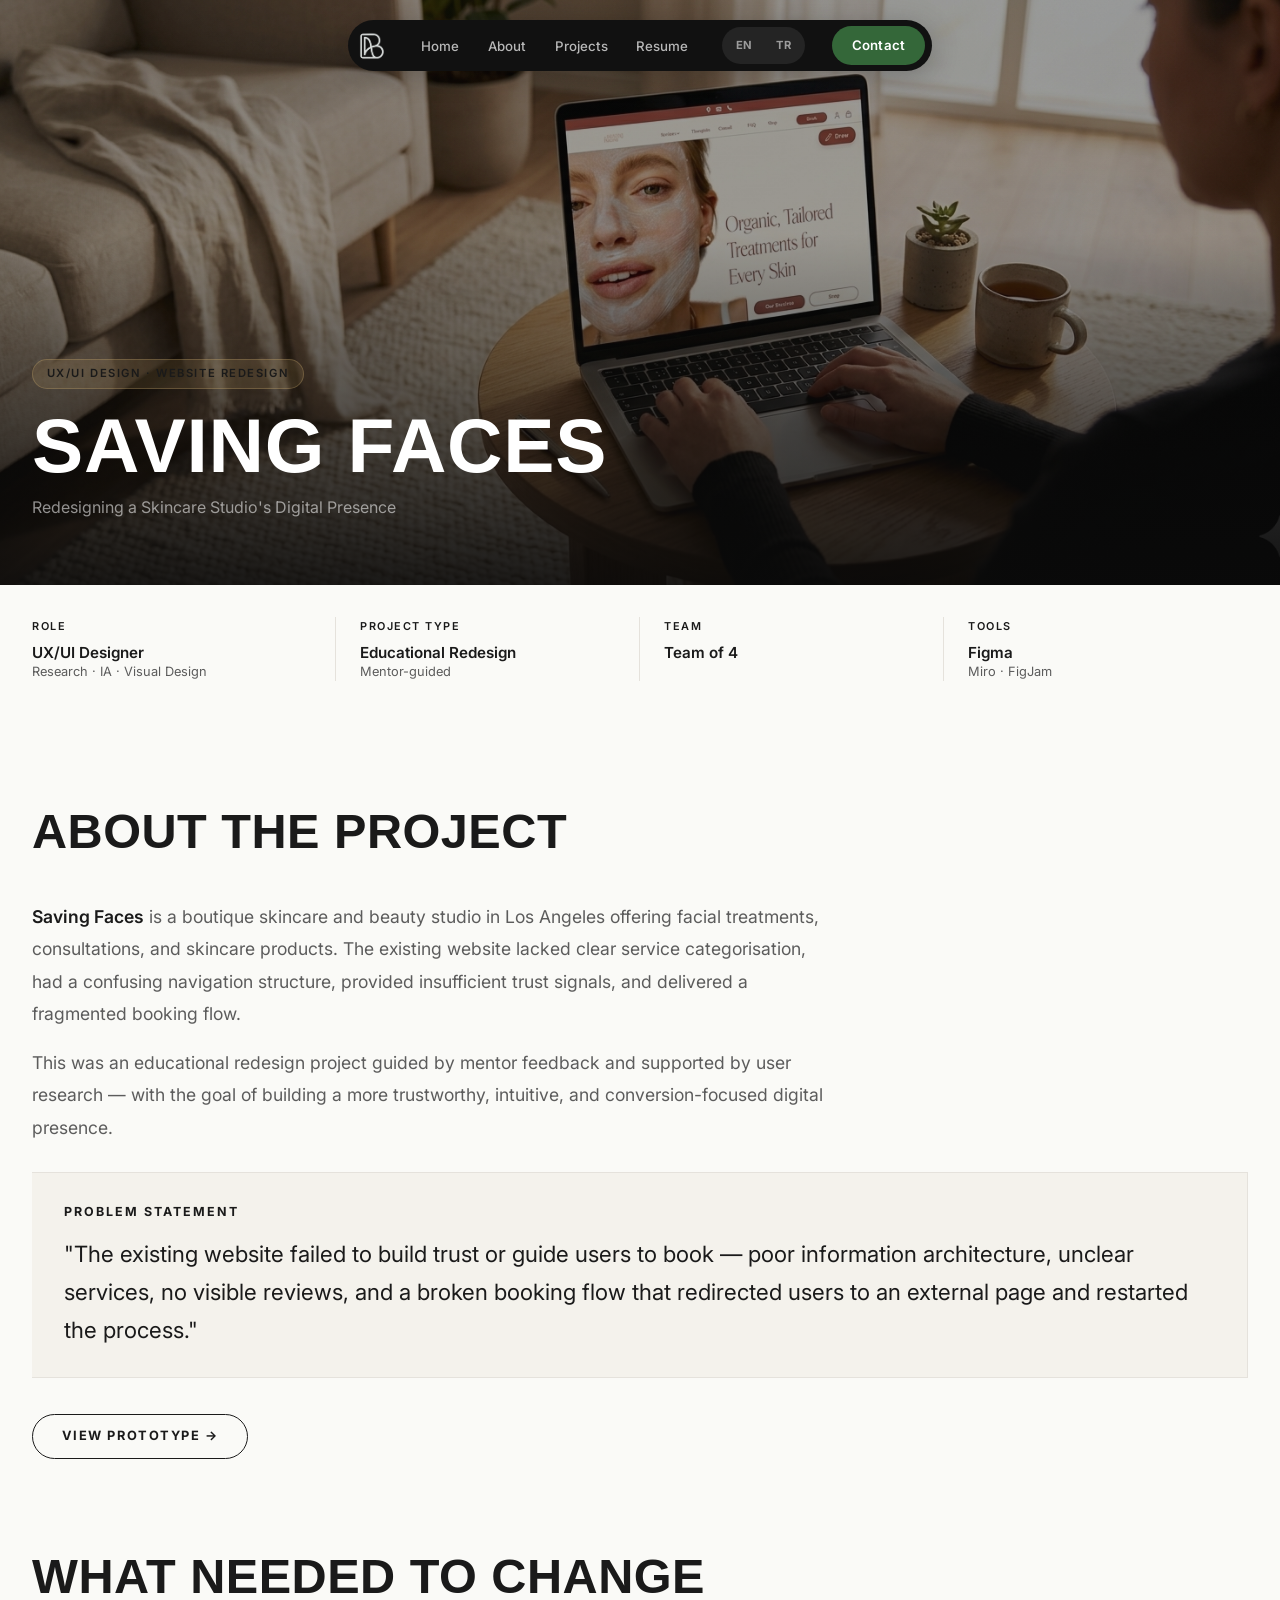
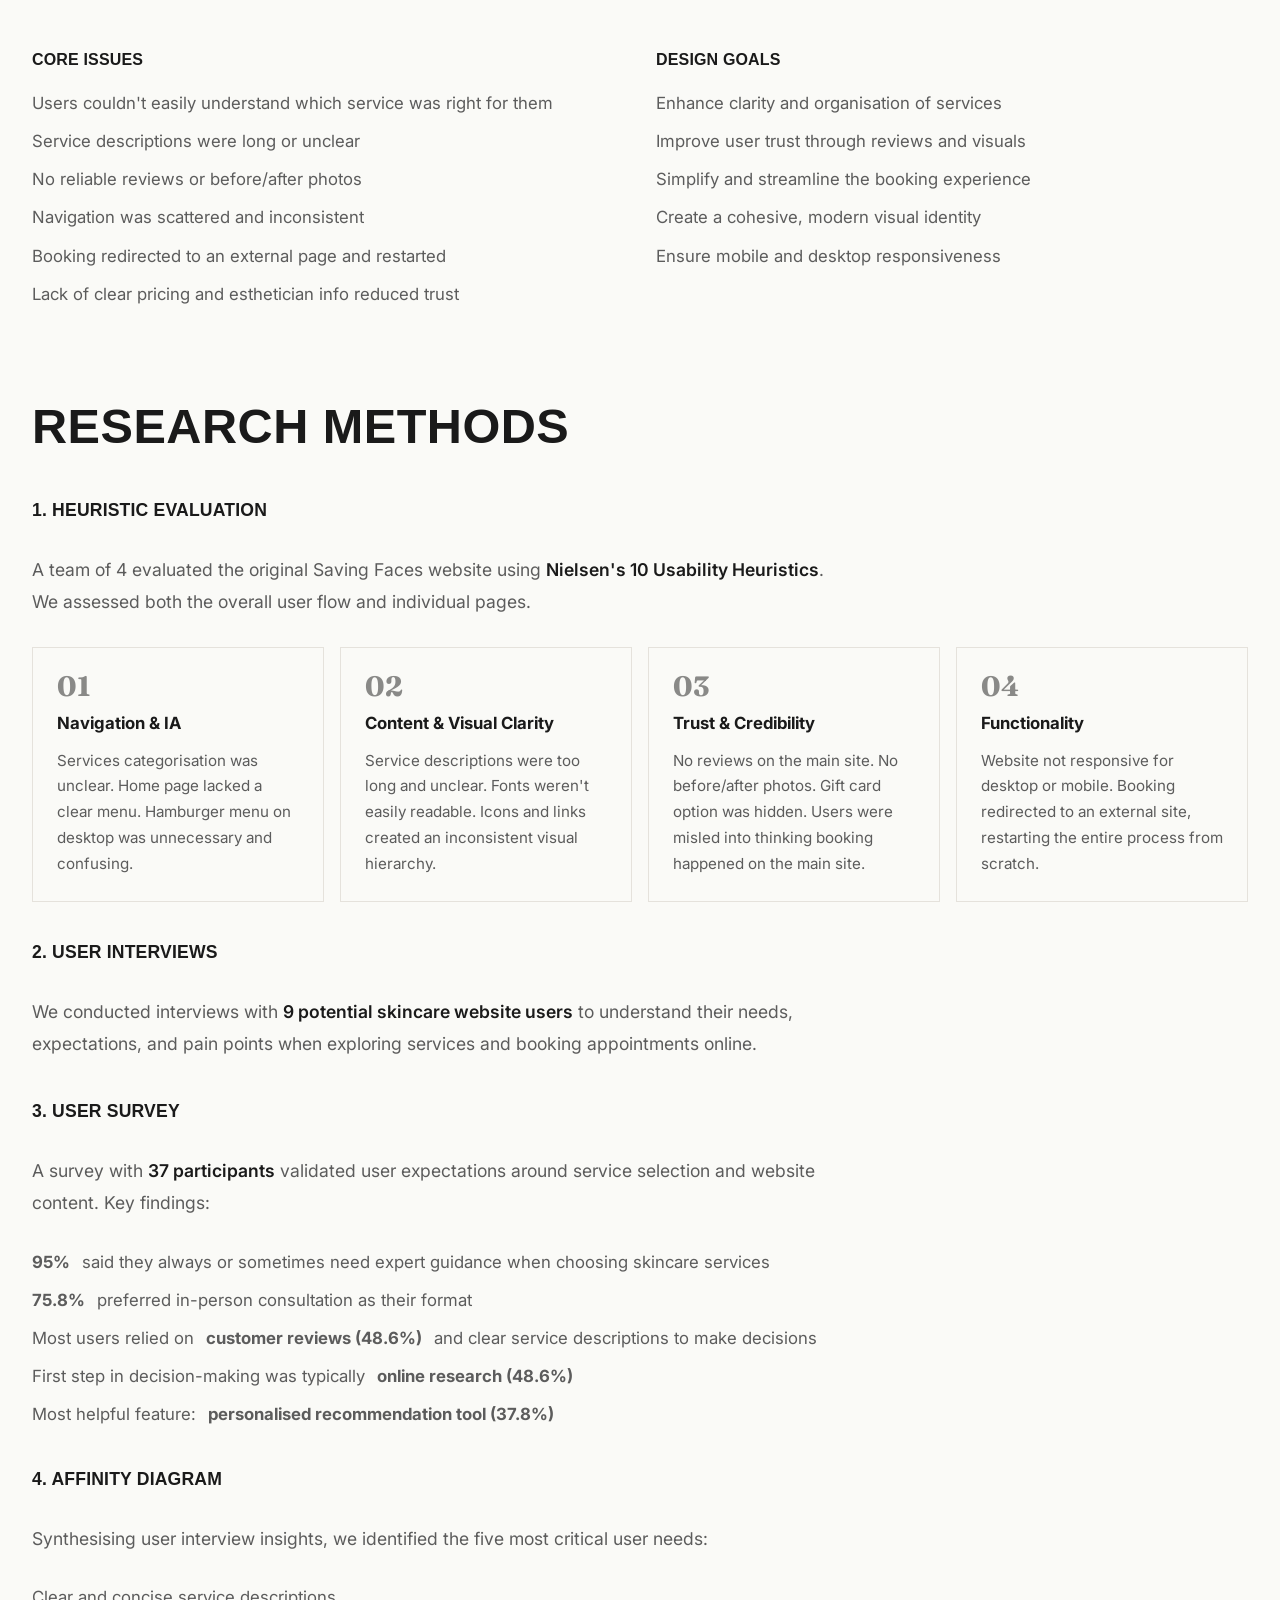
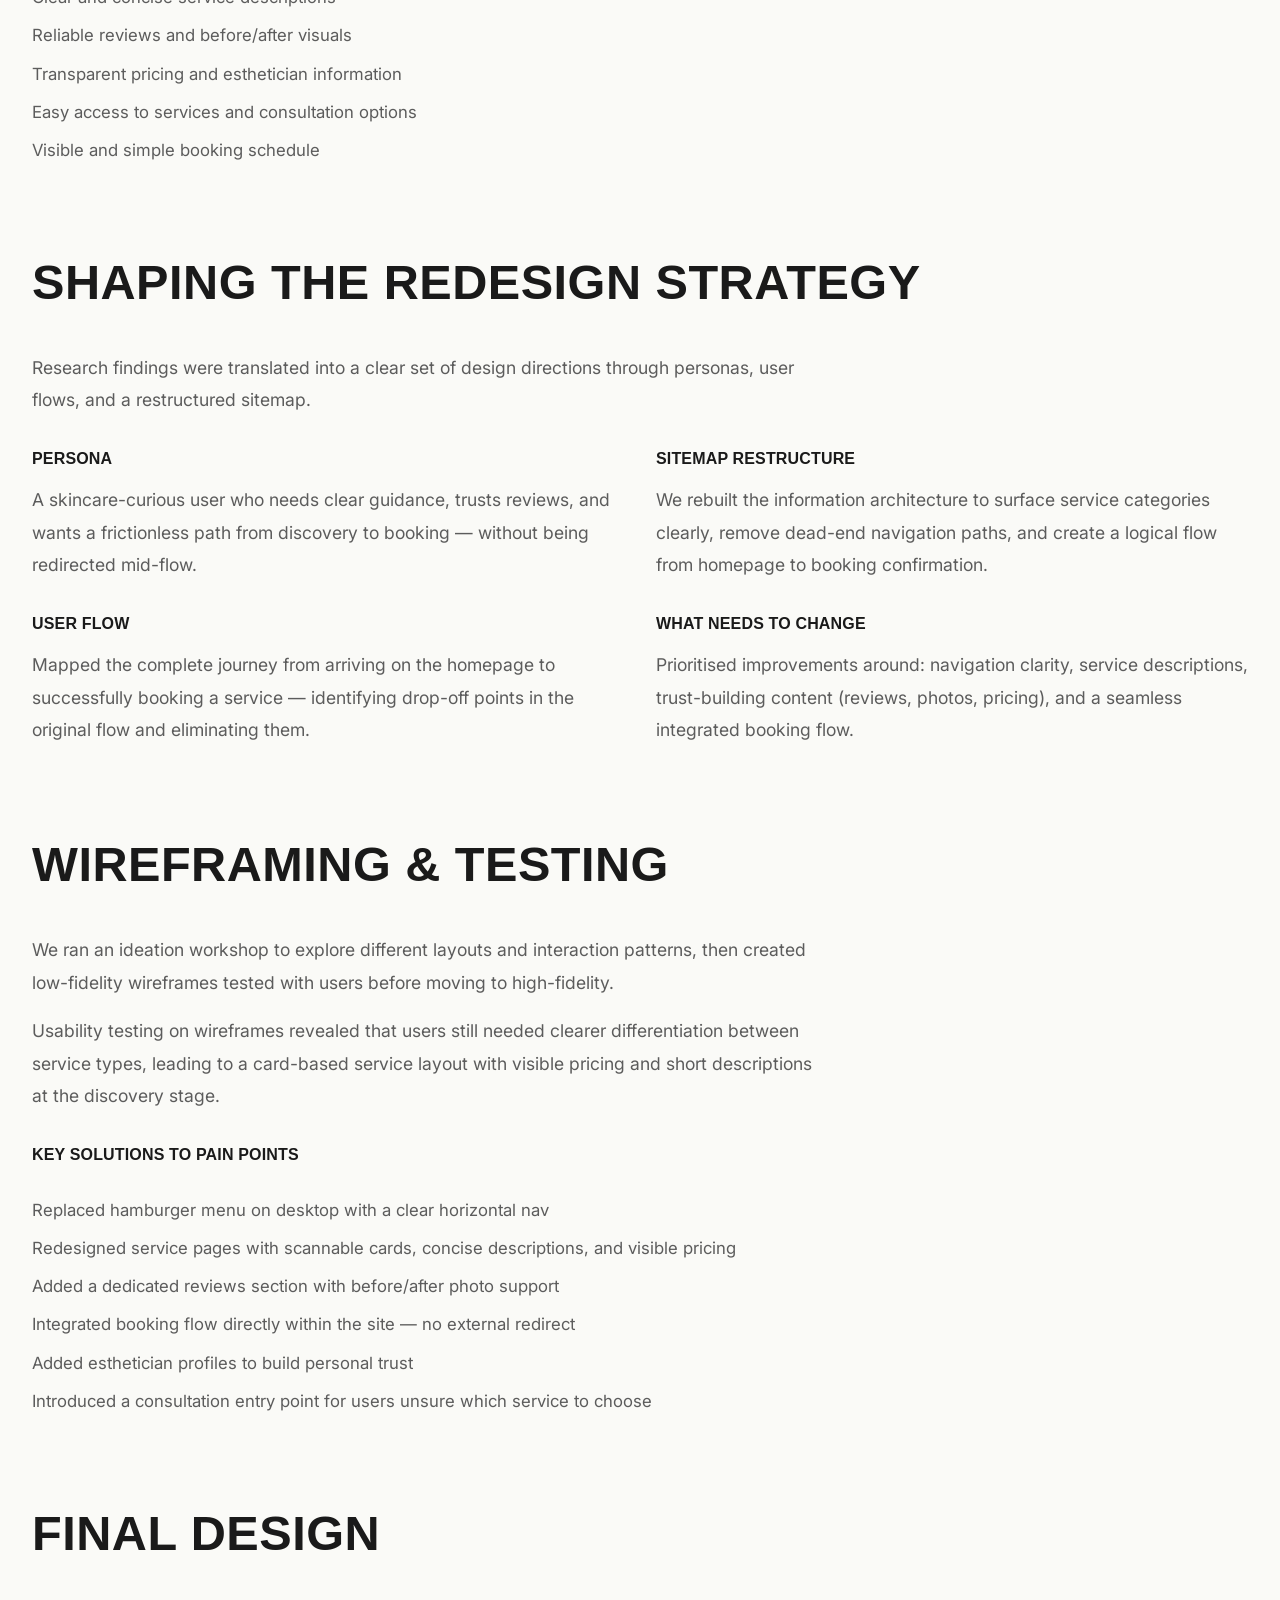
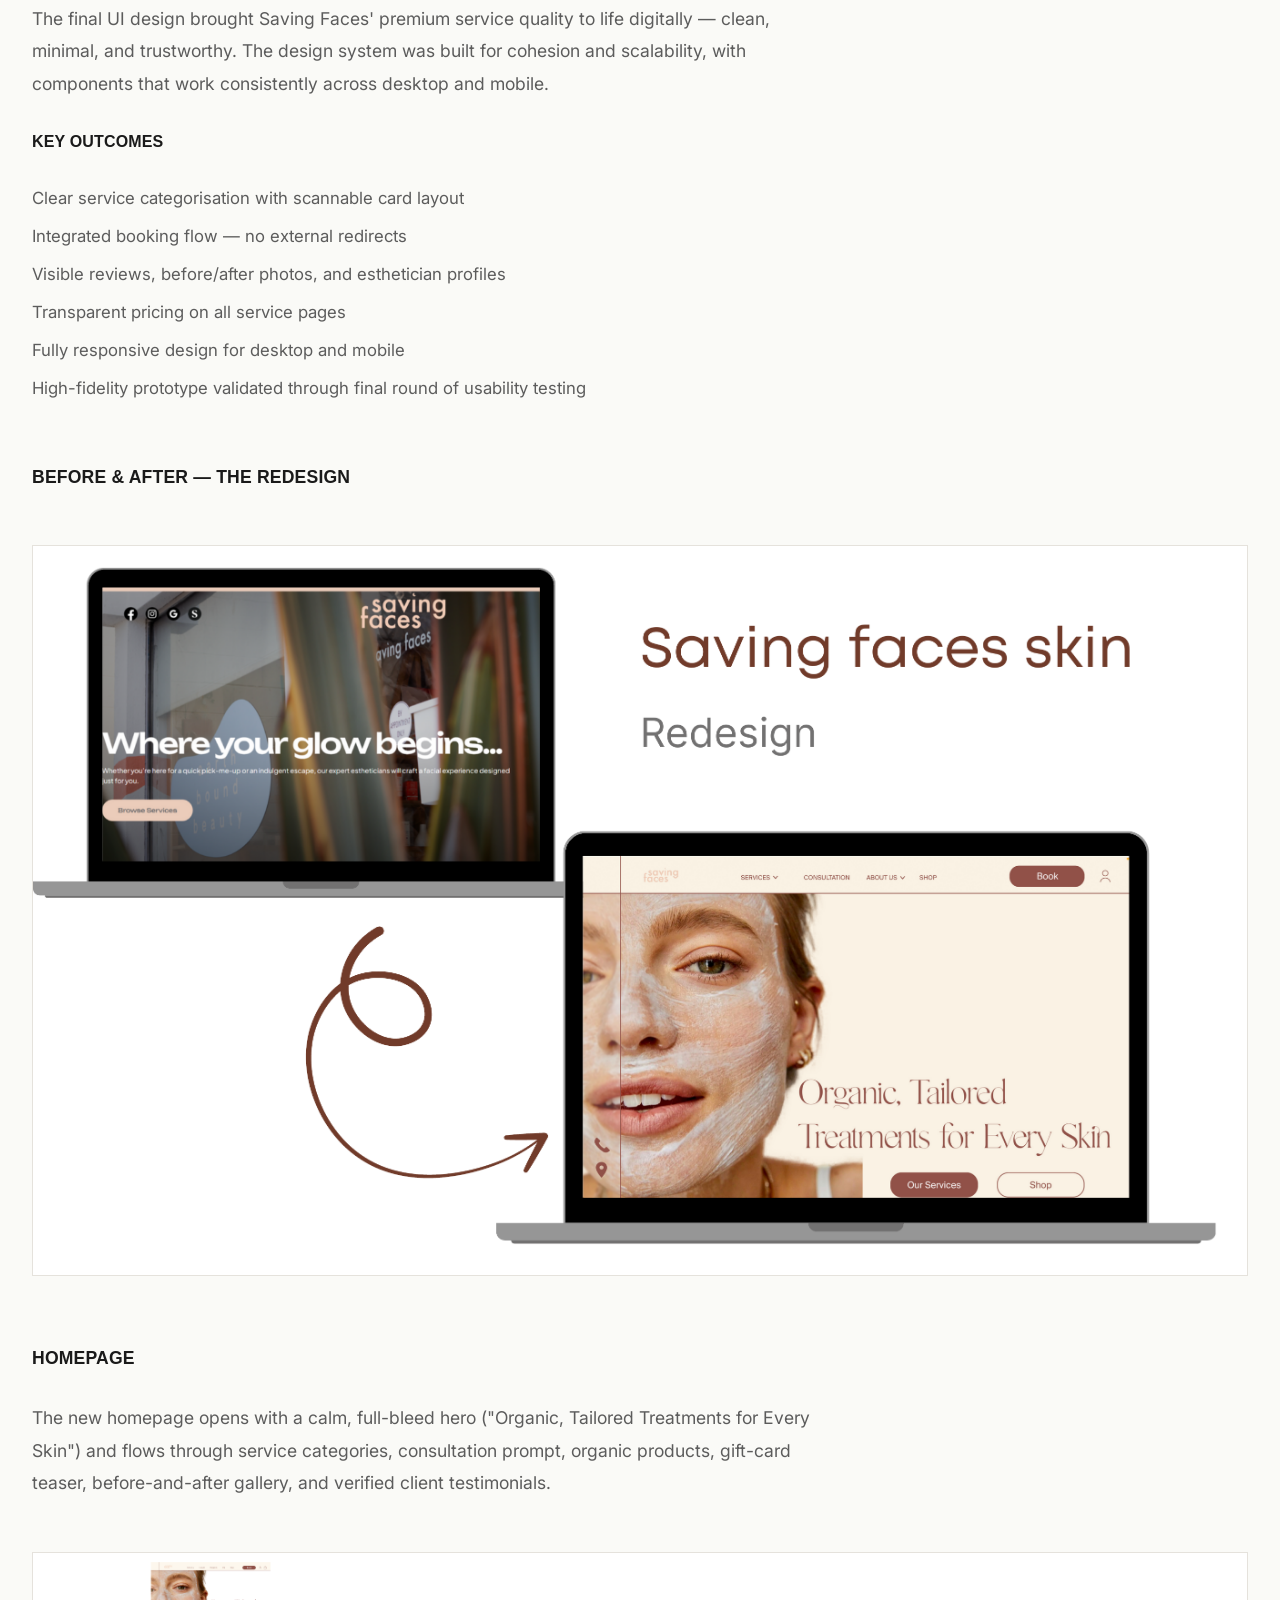
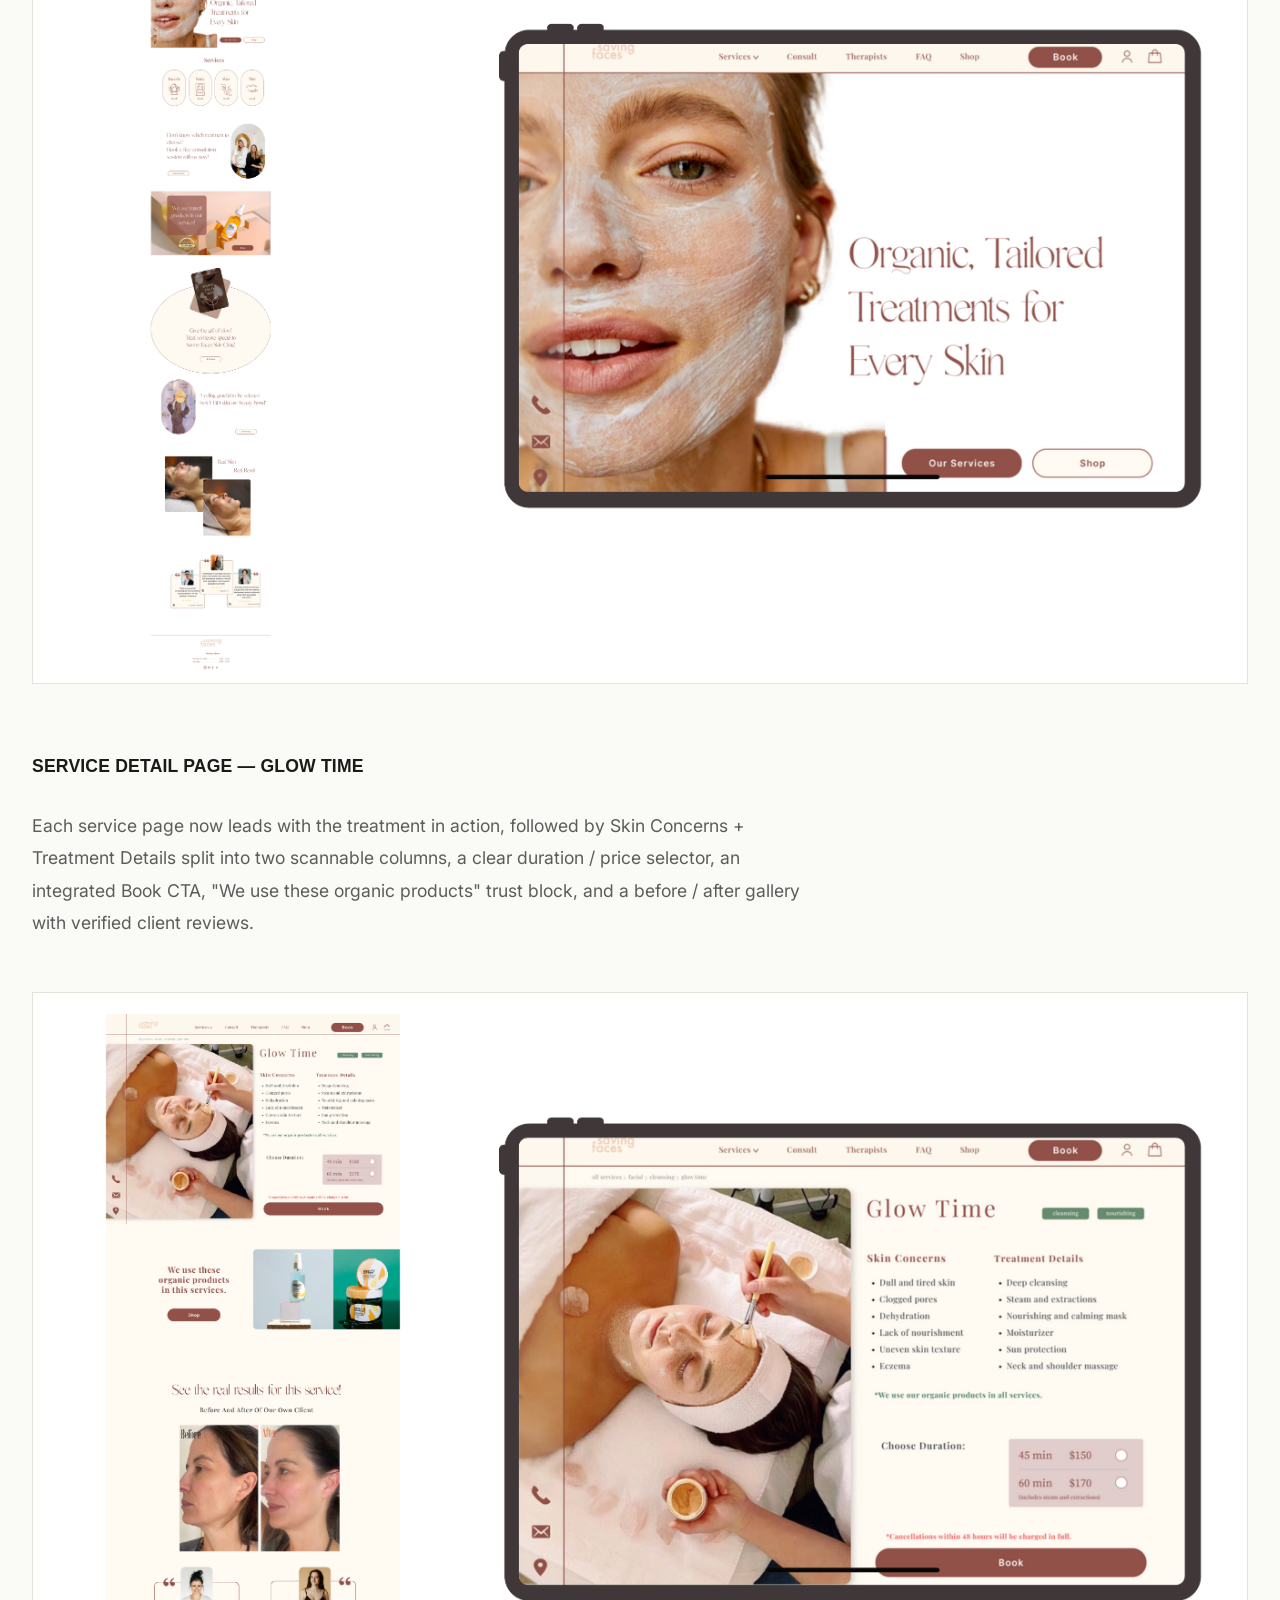
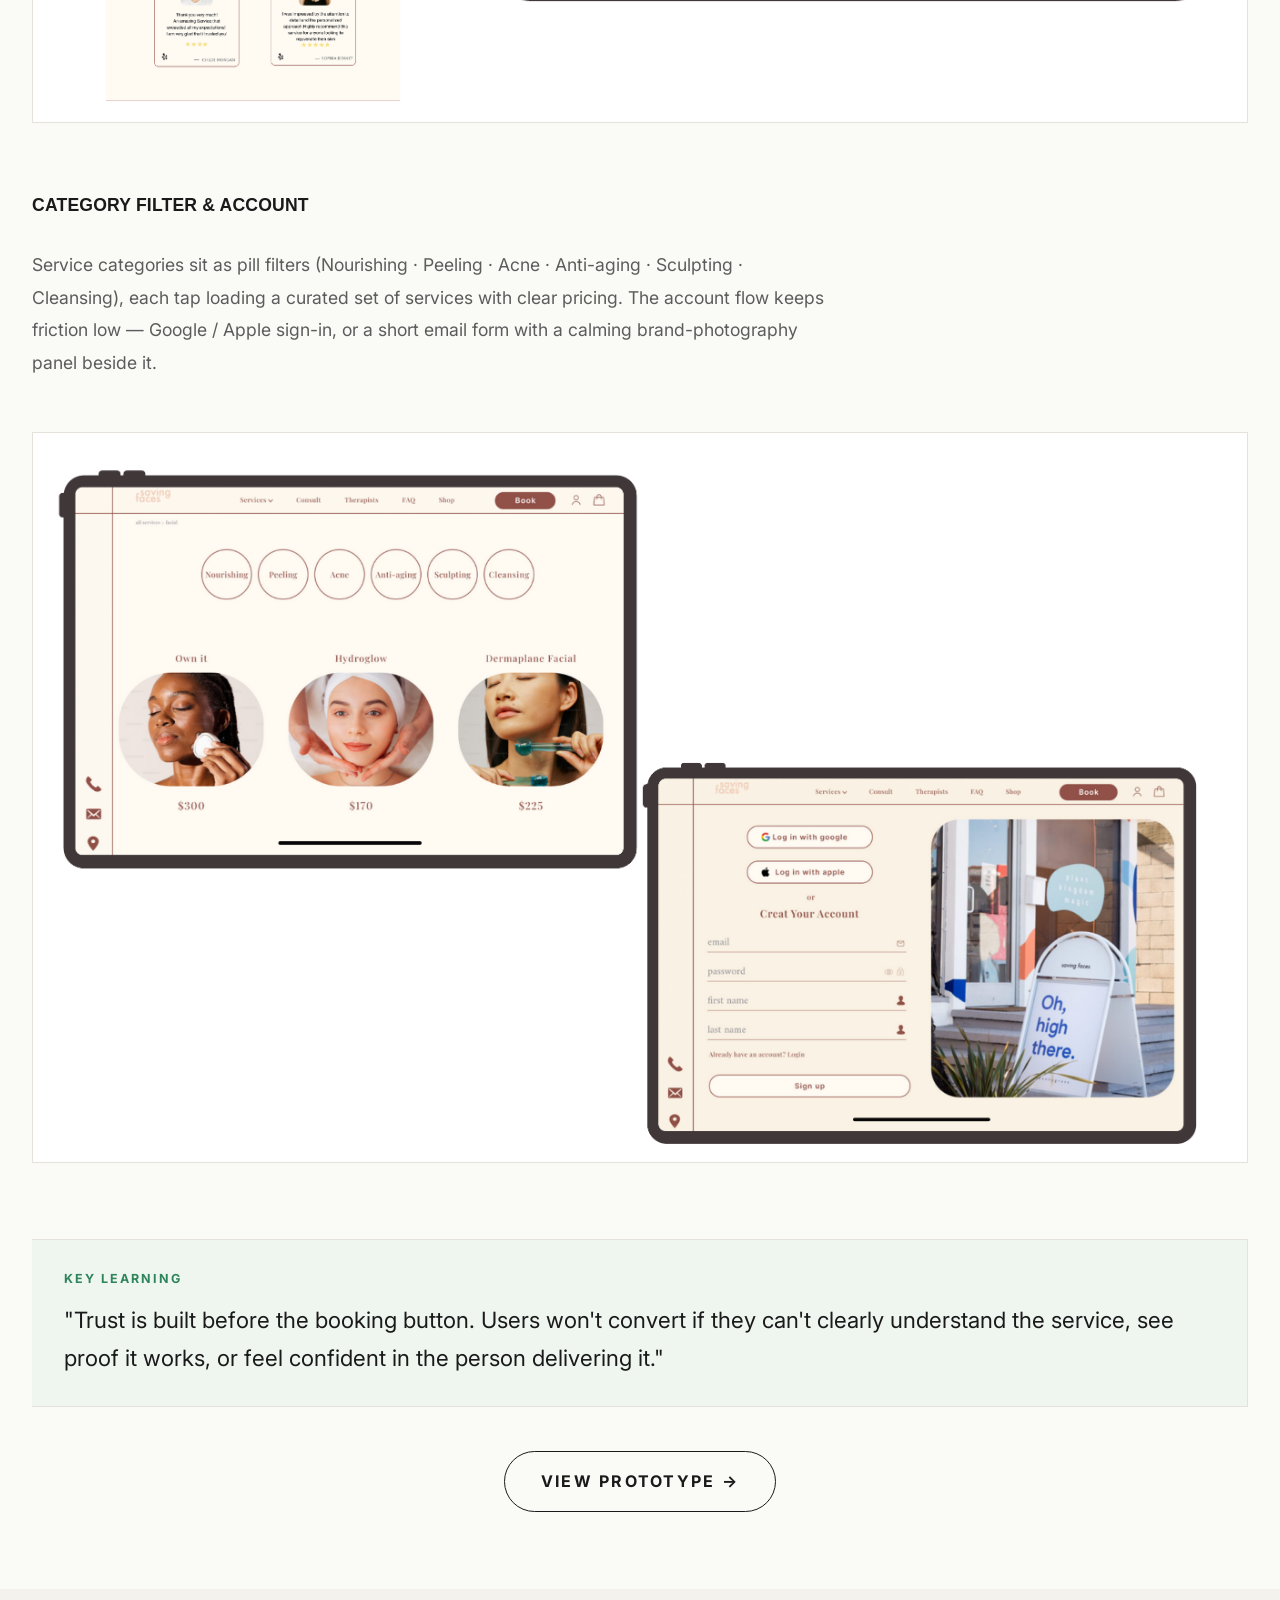
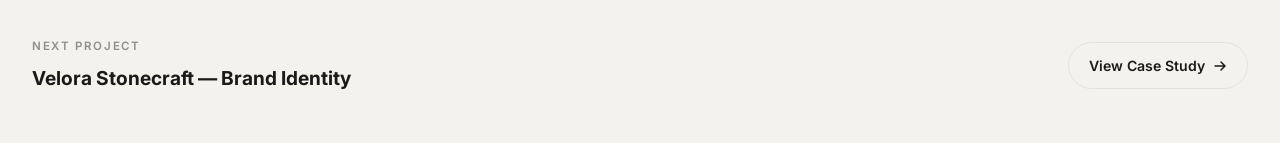
<file: saving-faces.html>
<!DOCTYPE html>
<html lang="en">
<head>
  <meta charset="UTF-8" />
  <meta name="viewport" content="width=device-width, initial-scale=1.0" />
  <meta name="description" content="Saving Faces Website Redesign — UX/UI case study by Bahareh Ahrabi. Redesigning a boutique skincare studio's website for clarity, trust, and seamless booking." />
  <title>Saving Faces — Bahareh Ahrabi</title>
  <link rel="preconnect" href="https://fonts.googleapis.com" />
  <link rel="preconnect" href="https://fonts.gstatic.com" crossorigin />
  <link href="https://fonts.googleapis.com/css2?family=Fraunces:ital,opsz,wght@0,9..144,400;0,9..144,700;1,9..144,700&family=Inter:wght@400;500;600;700&display=swap" rel="stylesheet" />
  <link rel="stylesheet" href="styles.css" />
  <link rel="stylesheet" href="animations.css" />
  <link rel="stylesheet" href="case-study.css" />
  <link rel="stylesheet" href="case-study-fonts.css" />
</head>
<body>

  <!-- Back nav -->
  <nav class="nav" id="nav" role="navigation" aria-label="Main navigation">
    <div class="nav__pill">
      <a href="index.html" class="nav__avatar-link" aria-label="Home">
        <img src="assets/images/logo.png" alt="Bahareh Ahrabi Logo" class="nav__logo-img">
      </a>
      <ul class="nav__links" id="navLinks" role="list">
        <li><a href="index.html"     class="nav__link" data-i18n="nav.home">Home</a></li>
        <li><a href="about.html" class="nav__link" data-i18n="nav.about">About</a></li>
        <li><a href="projects.html" class="nav__link" data-i18n="nav.projects">Projects</a></li>
        <li><a href="assets/Final%20Resume%20Bahareh%20-%202026%20.pdf" target="_blank" rel="noopener" download="Bahareh-Ahrabi-Resume.pdf" class="nav__link" data-i18n="nav.resume">Resume</a></li>
      </ul>
      <div class="lang-switch" role="group" aria-label="Language">
        <button class="lang-switch__btn" data-lang="en" type="button">EN</button>
        <button class="lang-switch__btn" data-lang="tr" type="button">TR</button>
      </div>
      <a href="index.html#contact" class="nav__cta" data-i18n="nav.contact">Contact</a>
      <button class="nav__hamburger" id="hamburger" aria-label="Toggle menu" aria-expanded="false">
        <span class="bar"></span><span class="bar"></span><span class="bar"></span>
      </button>
    </div>
    <!-- Mobile menu -->
    <div class="nav__mobile" id="mobileMenu">
      <a href="index.html">Home</a>
      <a href="about.html">About</a>
      <a href="index.html#services">Services</a>
      <a href="projects.html">Projects</a>
      <a href="assets/Final%20Resume%20Bahareh%20-%202026%20.pdf" target="_blank" rel="noopener" download="Bahareh-Ahrabi-Resume.pdf">Resume</a>
      <a href="index.html#contact">Contact</a>
    </div>
  </nav>
  <div class="nav__mobile" id="mobileMenu">
      <a href="index.html">Home</a>
      <a href="about.html">About</a>
      <a href="index.html#services">Services</a>
      <a href="projects.html">Projects</a>
      <a href="assets/Final%20Resume%20Bahareh%20-%202026%20.pdf" target="_blank" rel="noopener" download="Bahareh-Ahrabi-Resume.pdf">Resume</a>
      <a href="index.html#contact">Contact</a>
    </div>

  <!-- Hero -->
  <section class="cs-hero">
    <img src="assets/images/Saving Faces - Redesign Website.png" alt="Saving Faces Website Redesign" class="cs-hero__img">
    <div class="cs-hero__overlay">
      <div class="cs-hero__content">
        <span class="cs-hero__tag">UX/UI Design · Website Redesign</span>
        <h1 class="cs-hero__title">Saving Faces</h1>
        <p class="cs-hero__sub">Redesigning a Skincare Studio's Digital Presence</p>
      </div>
    </div>
  </section>

  <!-- Meta -->
  <div class="cs-meta">
    <div class="cs-meta__grid">
      <div class="cs-meta__item">
        <p class="cs-meta__label">Role</p>
        <p class="cs-meta__value">UX/UI Designer<span>Research · IA · Visual Design</span></p>
      </div>
      <div class="cs-meta__item">
        <p class="cs-meta__label">Project Type</p>
        <p class="cs-meta__value">Educational Redesign<span>Mentor-guided</span></p>
      </div>
      <div class="cs-meta__item">
        <p class="cs-meta__label">Team</p>
        <p class="cs-meta__value">Team of 4</p>
      </div>
      <div class="cs-meta__item">
        <p class="cs-meta__label">Tools</p>
        <p class="cs-meta__value">Figma<span>Miro · FigJam</span></p>
      </div>
    </div>
  </div>

  <!-- Body -->
  <main class="cs-body">

    <!-- Overview -->
    <section class="cs-section" data-reveal>
      <h2 class="cs-section__title">About the project</h2>
      <div class="cs-section__body">
        <p><strong>Saving Faces</strong> is a boutique skincare and beauty studio in Los Angeles offering facial treatments, consultations, and skincare products. The existing website lacked clear service categorisation, had a confusing navigation structure, provided insufficient trust signals, and delivered a fragmented booking flow.</p>
        <p>This was an educational redesign project guided by mentor feedback and supported by user research — with the goal of building a more trustworthy, intuitive, and conversion-focused digital presence.</p>
      </div>

      <div class="cs-problem">
        <p class="cs-problem__label">Problem Statement</p>
        <p class="cs-problem__text">"The existing website failed to build trust or guide users to book — poor information architecture, unclear services, no visible reviews, and a broken booking flow that redirected users to an external page and restarted the process."</p>
      </div>

      <a href="https://www.figma.com/proto/a1c65COAvNrWh8tbzwqJqD/SavingFaces-Process?node-id=1209-1653&t=KXtjJhKolY9c7n71-1" target="_blank" rel="noopener" class="btn-pill-outline" style="align-self:flex-start;margin-top:.5rem;">View Prototype →</a>
    </section>

    

    <!-- Core issues + goals -->
    <section class="cs-section" data-reveal>
      <h2 class="cs-section__title">What needed to change</h2>
      <div class="cs-split">
        <div>
          <h3 style="font-size:1rem;font-weight:700;color:var(--text);margin-bottom:1rem;">Core Issues</h3>
          <ul class="cs-list">
            <li>Users couldn't easily understand which service was right for them</li>
            <li>Service descriptions were long or unclear</li>
            <li>No reliable reviews or before/after photos</li>
            <li>Navigation was scattered and inconsistent</li>
            <li>Booking redirected to an external page and restarted</li>
            <li>Lack of clear pricing and esthetician info reduced trust</li>
          </ul>
        </div>
        <div>
          <h3 style="font-size:1rem;font-weight:700;color:var(--text);margin-bottom:1rem;">Design Goals</h3>
          <ul class="cs-list">
            <li>Enhance clarity and organisation of services</li>
            <li>Improve user trust through reviews and visuals</li>
            <li>Simplify and streamline the booking experience</li>
            <li>Create a cohesive, modern visual identity</li>
            <li>Ensure mobile and desktop responsiveness</li>
          </ul>
        </div>
      </div>
    </section>

    

    <!-- Discover -->
    <section class="cs-section" data-reveal>
      <h2 class="cs-section__title">Research methods</h2>

      <h3 style="font-size:1.1rem;font-weight:700;color:var(--text);">1. Heuristic Evaluation</h3>
      <div class="cs-section__body">
        <p>A team of 4 evaluated the original Saving Faces website using <strong>Nielsen's 10 Usability Heuristics</strong>. We assessed both the overall user flow and individual pages.</p>
      </div>
      <div class="cs-insights">
        <div class="cs-insight">
          <span class="cs-insight__num">01</span>
          <p class="cs-insight__title">Navigation & IA</p>
          <p class="cs-insight__text">Services categorisation was unclear. Home page lacked a clear menu. Hamburger menu on desktop was unnecessary and confusing.</p>
        </div>
        <div class="cs-insight">
          <span class="cs-insight__num">02</span>
          <p class="cs-insight__title">Content & Visual Clarity</p>
          <p class="cs-insight__text">Service descriptions were too long and unclear. Fonts weren't easily readable. Icons and links created an inconsistent visual hierarchy.</p>
        </div>
        <div class="cs-insight">
          <span class="cs-insight__num">03</span>
          <p class="cs-insight__title">Trust & Credibility</p>
          <p class="cs-insight__text">No reviews on the main site. No before/after photos. Gift card option was hidden. Users were misled into thinking booking happened on the main site.</p>
        </div>
        <div class="cs-insight">
          <span class="cs-insight__num">04</span>
          <p class="cs-insight__title">Functionality</p>
          <p class="cs-insight__text">Website not responsive for desktop or mobile. Booking redirected to an external site, restarting the entire process from scratch.</p>
        </div>
      </div>

      <h3 style="font-size:1.1rem;font-weight:700;color:var(--text);margin-top:0.5rem;">2. User Interviews</h3>
      <div class="cs-section__body">
        <p>We conducted interviews with <strong>9 potential skincare website users</strong> to understand their needs, expectations, and pain points when exploring services and booking appointments online.</p>
      </div>

      <h3 style="font-size:1.1rem;font-weight:700;color:var(--text);margin-top:0.5rem;">3. User Survey</h3>
      <div class="cs-section__body">
        <p>A survey with <strong>37 participants</strong> validated user expectations around service selection and website content. Key findings:</p>
      </div>
      <ul class="cs-list">
        <li><strong>95%</strong> said they always or sometimes need expert guidance when choosing skincare services</li>
        <li><strong>75.8%</strong> preferred in-person consultation as their format</li>
        <li>Most users relied on <strong>customer reviews (48.6%)</strong> and clear service descriptions to make decisions</li>
        <li>First step in decision-making was typically <strong>online research (48.6%)</strong></li>
        <li>Most helpful feature: <strong>personalised recommendation tool (37.8%)</strong></li>
      </ul>

      <h3 style="font-size:1.1rem;font-weight:700;color:var(--text);margin-top:0.5rem;">4. Affinity Diagram</h3>
      <div class="cs-section__body">
        <p>Synthesising user interview insights, we identified the five most critical user needs:</p>
      </div>
      <ul class="cs-list">
        <li>Clear and concise service descriptions</li>
        <li>Reliable reviews and before/after visuals</li>
        <li>Transparent pricing and esthetician information</li>
        <li>Easy access to services and consultation options</li>
        <li>Visible and simple booking schedule</li>
      </ul>
    </section>

    

    <!-- Define -->
    <section class="cs-section" data-reveal>
      <h2 class="cs-section__title">Shaping the redesign strategy</h2>
      <div class="cs-section__body">
        <p>Research findings were translated into a clear set of design directions through personas, user flows, and a restructured sitemap.</p>
      </div>
      <div class="cs-split">
        <div>
          <h3 style="font-size:1rem;font-weight:700;color:var(--text);margin-bottom:0.75rem;">Persona</h3>
          <p class="cs-section__body" style="max-width:100%;">A skincare-curious user who needs clear guidance, trusts reviews, and wants a frictionless path from discovery to booking — without being redirected mid-flow.</p>
        </div>
        <div>
          <h3 style="font-size:1rem;font-weight:700;color:var(--text);margin-bottom:0.75rem;">Sitemap Restructure</h3>
          <p class="cs-section__body" style="max-width:100%;">We rebuilt the information architecture to surface service categories clearly, remove dead-end navigation paths, and create a logical flow from homepage to booking confirmation.</p>
        </div>
      </div>
      <div class="cs-split">
        <div>
          <h3 style="font-size:1rem;font-weight:700;color:var(--text);margin-bottom:0.75rem;">User Flow</h3>
          <p class="cs-section__body" style="max-width:100%;">Mapped the complete journey from arriving on the homepage to successfully booking a service — identifying drop-off points in the original flow and eliminating them.</p>
        </div>
        <div>
          <h3 style="font-size:1rem;font-weight:700;color:var(--text);margin-bottom:0.75rem;">What Needs to Change</h3>
          <p class="cs-section__body" style="max-width:100%;">Prioritised improvements around: navigation clarity, service descriptions, trust-building content (reviews, photos, pricing), and a seamless integrated booking flow.</p>
        </div>
      </div>
    </section>

    

    <!-- Develop -->
    <section class="cs-section" data-reveal>
      <h2 class="cs-section__title">Wireframing & testing</h2>
      <div class="cs-section__body">
        <p>We ran an ideation workshop to explore different layouts and interaction patterns, then created low-fidelity wireframes tested with users before moving to high-fidelity.</p>
        <p>Usability testing on wireframes revealed that users still needed clearer differentiation between service types, leading to a card-based service layout with visible pricing and short descriptions at the discovery stage.</p>
      </div>

      <h3 style="font-size:1rem;font-weight:700;color:var(--text);">Key Solutions to Pain Points</h3>
      <ul class="cs-list">
        <li>Replaced hamburger menu on desktop with a clear horizontal nav</li>
        <li>Redesigned service pages with scannable cards, concise descriptions, and visible pricing</li>
        <li>Added a dedicated reviews section with before/after photo support</li>
        <li>Integrated booking flow directly within the site — no external redirect</li>
        <li>Added esthetician profiles to build personal trust</li>
        <li>Introduced a consultation entry point for users unsure which service to choose</li>
      </ul>
    </section>

    

    <!-- Deliver -->
    <section class="cs-section" data-reveal>
      <h2 class="cs-section__title">Final design</h2>
      <div class="cs-section__body">
        <p>The final UI design brought Saving Faces' premium service quality to life digitally — clean, minimal, and trustworthy. The design system was built for cohesion and scalability, with components that work consistently across desktop and mobile.</p>
      </div>

      <h3 style="font-size:1rem;font-weight:700;color:var(--text);">Key Outcomes</h3>
      <ul class="cs-list">
        <li>Clear service categorisation with scannable card layout</li>
        <li>Integrated booking flow — no external redirects</li>
        <li>Visible reviews, before/after photos, and esthetician profiles</li>
        <li>Transparent pricing on all service pages</li>
        <li>Fully responsive design for desktop and mobile</li>
        <li>High-fidelity prototype validated through final round of usability testing</li>
      </ul>

      <!-- Page 1: Before / After comparison -->
      <h3 style="font-size:1.1rem;font-weight:700;color:var(--text);margin-top:2rem;">Before &amp; After — The Redesign</h3>
      <figure class="cs-figure">
        <img src="assets/images/saving-faces-page-1.png" alt="Saving Faces Redesign — before and after laptop comparison">
      </figure>

      <!-- Page 2: Full Homepage -->
      <h3 style="font-size:1.1rem;font-weight:700;color:var(--text);margin-top:1.5rem;">Homepage</h3>
      <div class="cs-section__body">
        <p>The new homepage opens with a calm, full-bleed hero ("Organic, Tailored Treatments for Every Skin") and flows through service categories, consultation prompt, organic products, gift-card teaser, before-and-after gallery, and verified client testimonials.</p>
      </div>
      <figure class="cs-figure">
        <img src="assets/images/saving-faces-page-2.png" alt="Saving Faces Homepage — full design with services, products, testimonials">
      </figure>

      <!-- Page 3: Service Detail -->
      <h3 style="font-size:1.1rem;font-weight:700;color:var(--text);margin-top:1.5rem;">Service Detail Page — Glow Time</h3>
      <div class="cs-section__body">
        <p>Each service page now leads with the treatment in action, followed by Skin Concerns + Treatment Details split into two scannable columns, a clear duration / price selector, an integrated Book CTA, "We use these organic products" trust block, and a before / after gallery with verified client reviews.</p>
      </div>
      <figure class="cs-figure">
        <img src="assets/images/saving-faces-page-3.png" alt="Saving Faces Glow Time service detail page — skin concerns, treatments, pricing, before & after, reviews">
      </figure>

      <!-- Page 4: Category + Login -->
      <h3 style="font-size:1.1rem;font-weight:700;color:var(--text);margin-top:1.5rem;">Category Filter &amp; Account</h3>
      <div class="cs-section__body">
        <p>Service categories sit as pill filters (Nourishing · Peeling · Acne · Anti-aging · Sculpting · Cleansing), each tap loading a curated set of services with clear pricing. The account flow keeps friction low — Google / Apple sign-in, or a short email form with a calming brand-photography panel beside it.</p>
      </div>
      <figure class="cs-figure">
        <img src="assets/images/saving-faces-page-4.png" alt="Saving Faces — category filter screen and account sign-up flow">
      </figure>

      <div class="cs-problem" style="border-left-color: #2F855A; background: rgba(72,187,120,0.06); margin-top:2rem;">
        <p class="cs-problem__label" style="color:#2F855A;">Key Learning</p>
        <p class="cs-problem__text">"Trust is built before the booking button. Users won't convert if they can't clearly understand the service, see proof it works, or feel confident in the person delivering it."</p>
      </div>

      <a href="https://www.figma.com/proto/a1c65COAvNrWh8tbzwqJqD/SavingFaces-Process?node-id=1209-1653&t=KXtjJhKolY9c7n71-1" target="_blank" rel="noopener" class="btn-pill-outline cs-cta-large" style="align-self:center;margin-top:1rem;">
        View Prototype →
      </a>
    </section>
</main>

  <!-- Next project -->
  <div class="cs-next">
    <div class="cs-next__inner">
      <div>
        <p class="cs-next__label">Next Project</p>
        <p class="cs-next__title">Velora Stonecraft — Brand Identity</p>
      </div>
      <a href="velora-stonecraft.html" class="cs-next__link">
        View Case Study
        <svg width="14" height="14" viewBox="0 0 14 14" fill="none" aria-hidden="true">
          <path d="M2 7h10M12 7L8 3M12 7L8 11" stroke="currentColor" stroke-width="1.5" stroke-linecap="round" stroke-linejoin="round"/>
        </svg>
      </a>
    </div>
  </div>

  <script>
    const nav = document.getElementById('csNav');
    window.addEventListener('scroll', () => {
      nav.classList.toggle('cs-nav--scrolled', window.scrollY > 30);
    }, { passive: true });

    const observer = new IntersectionObserver(entries => {
      entries.forEach(e => {
        if (!e.isIntersecting) return;
        e.target.classList.add('is-visible');
        observer.unobserve(e.target);
      });
    }, { threshold: 0.08 });
    document.querySelectorAll('[data-reveal]').forEach(el => observer.observe(el));
  </script>
</body>
</html>
</file>
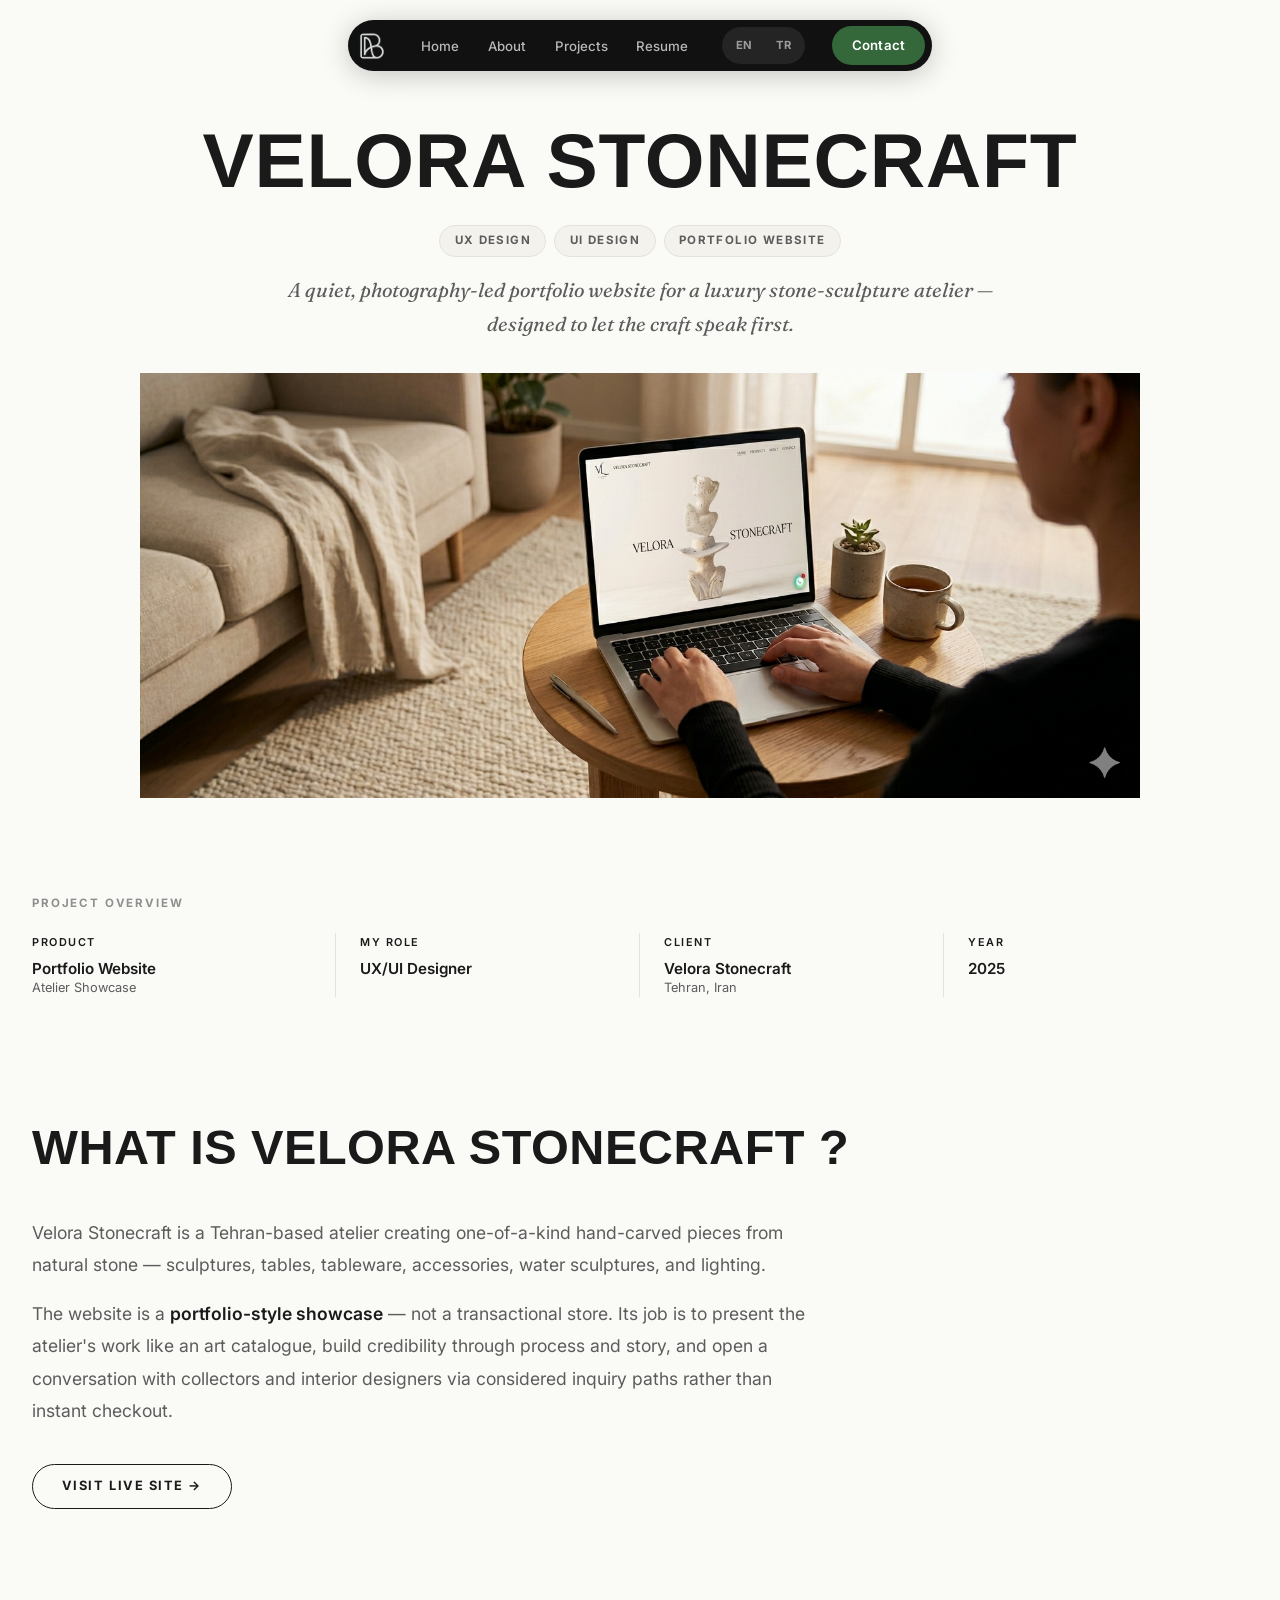
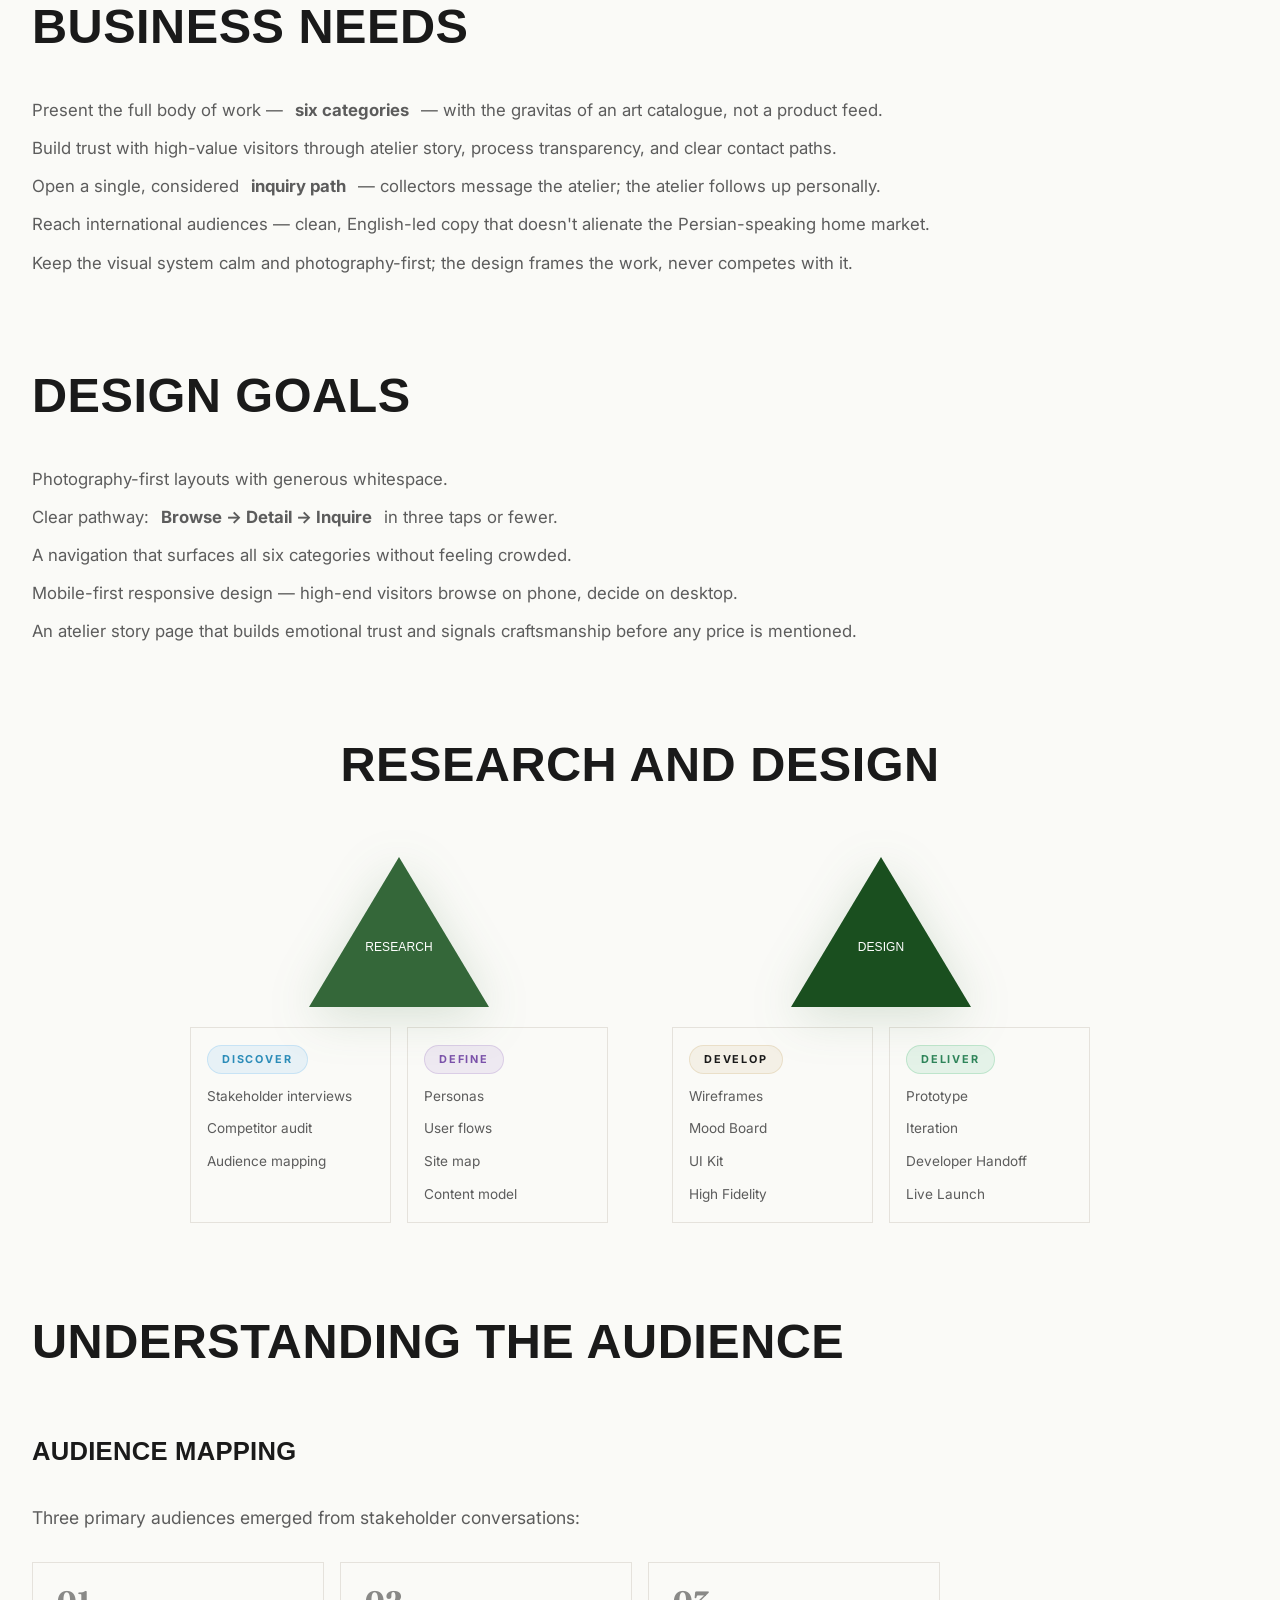
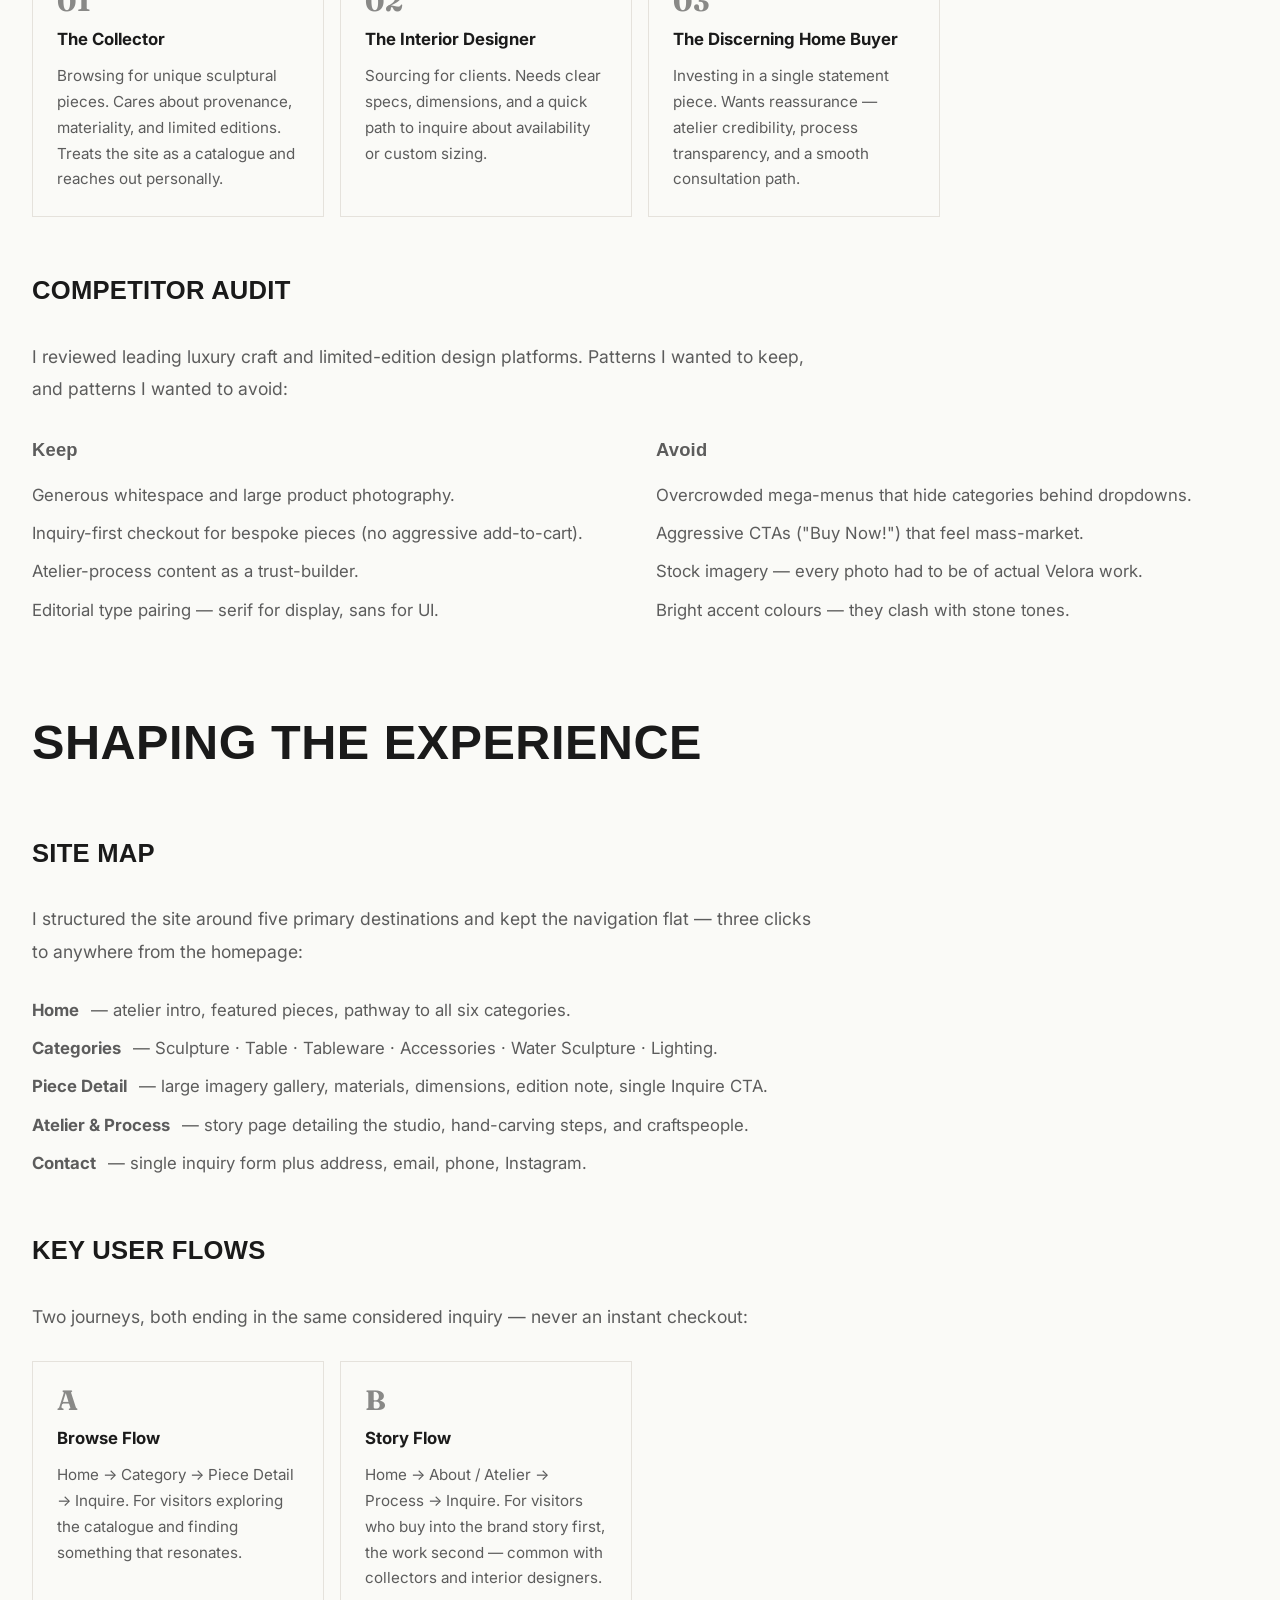
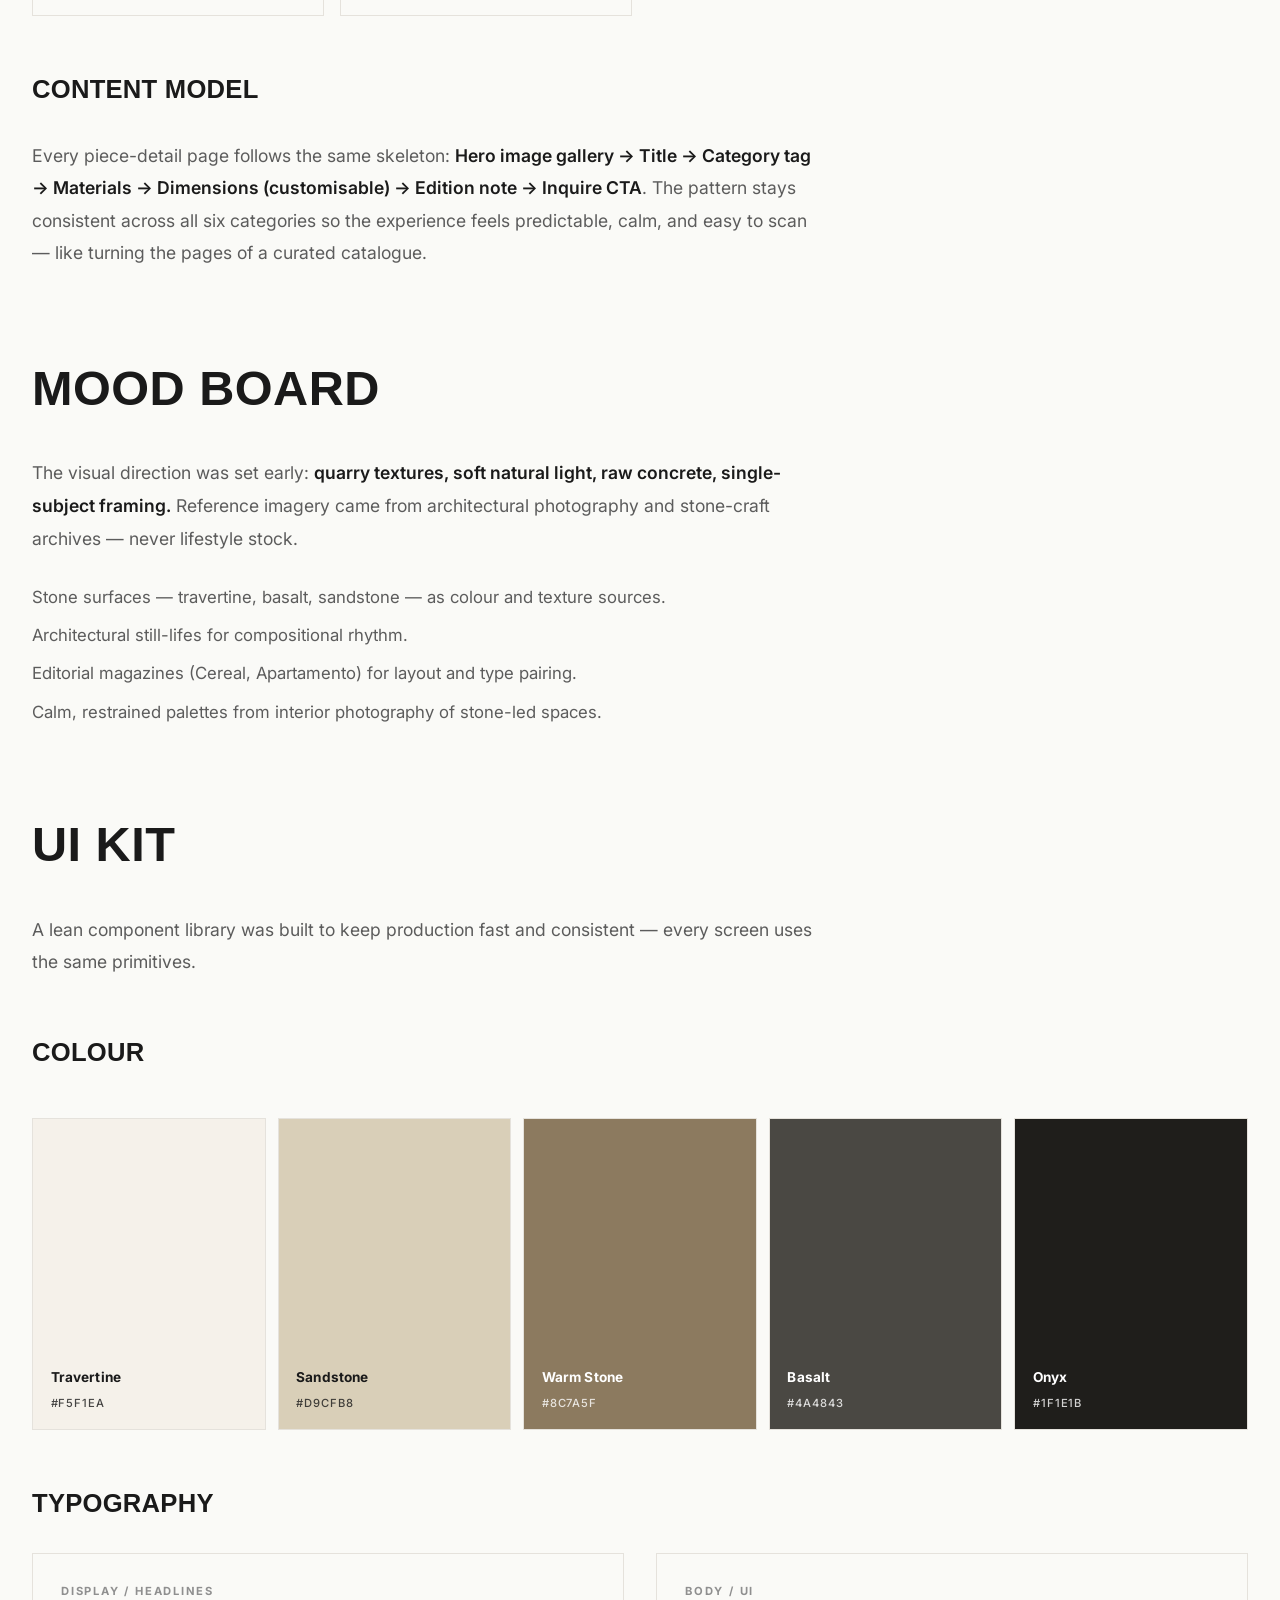
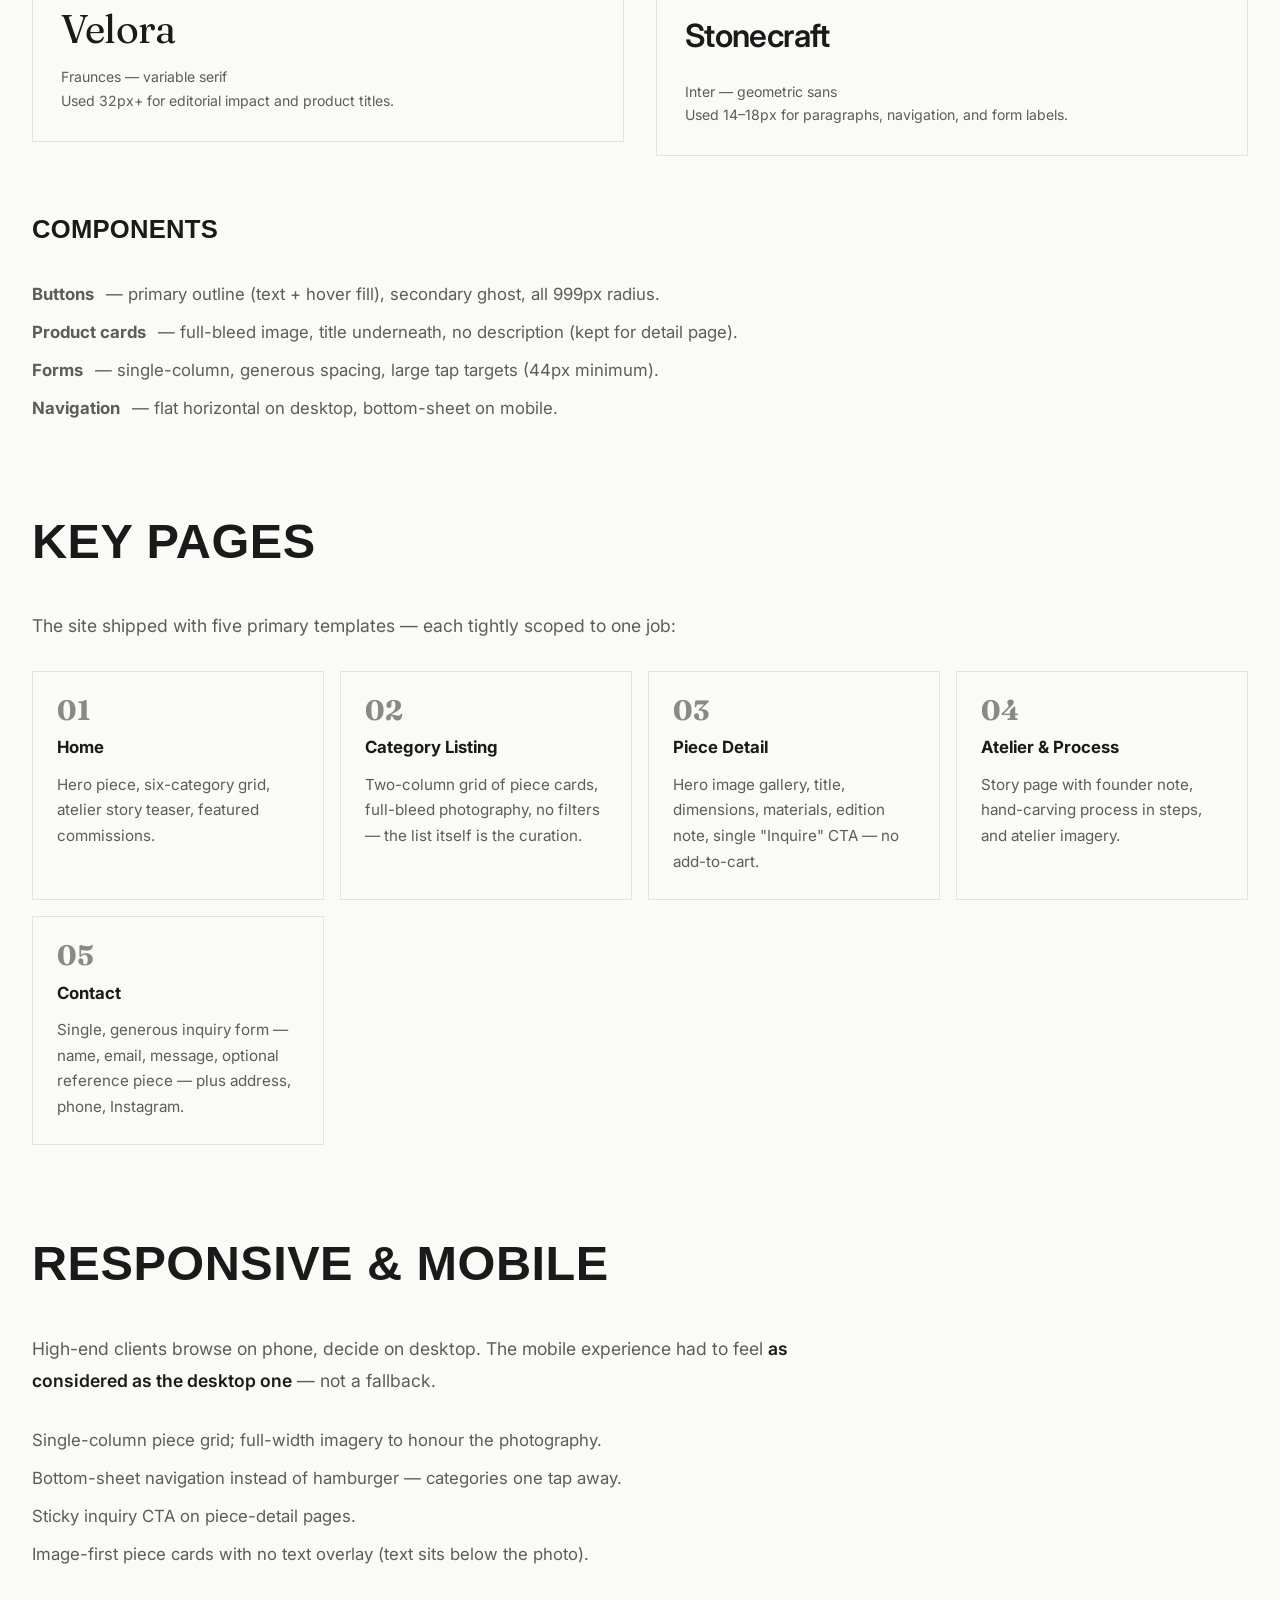
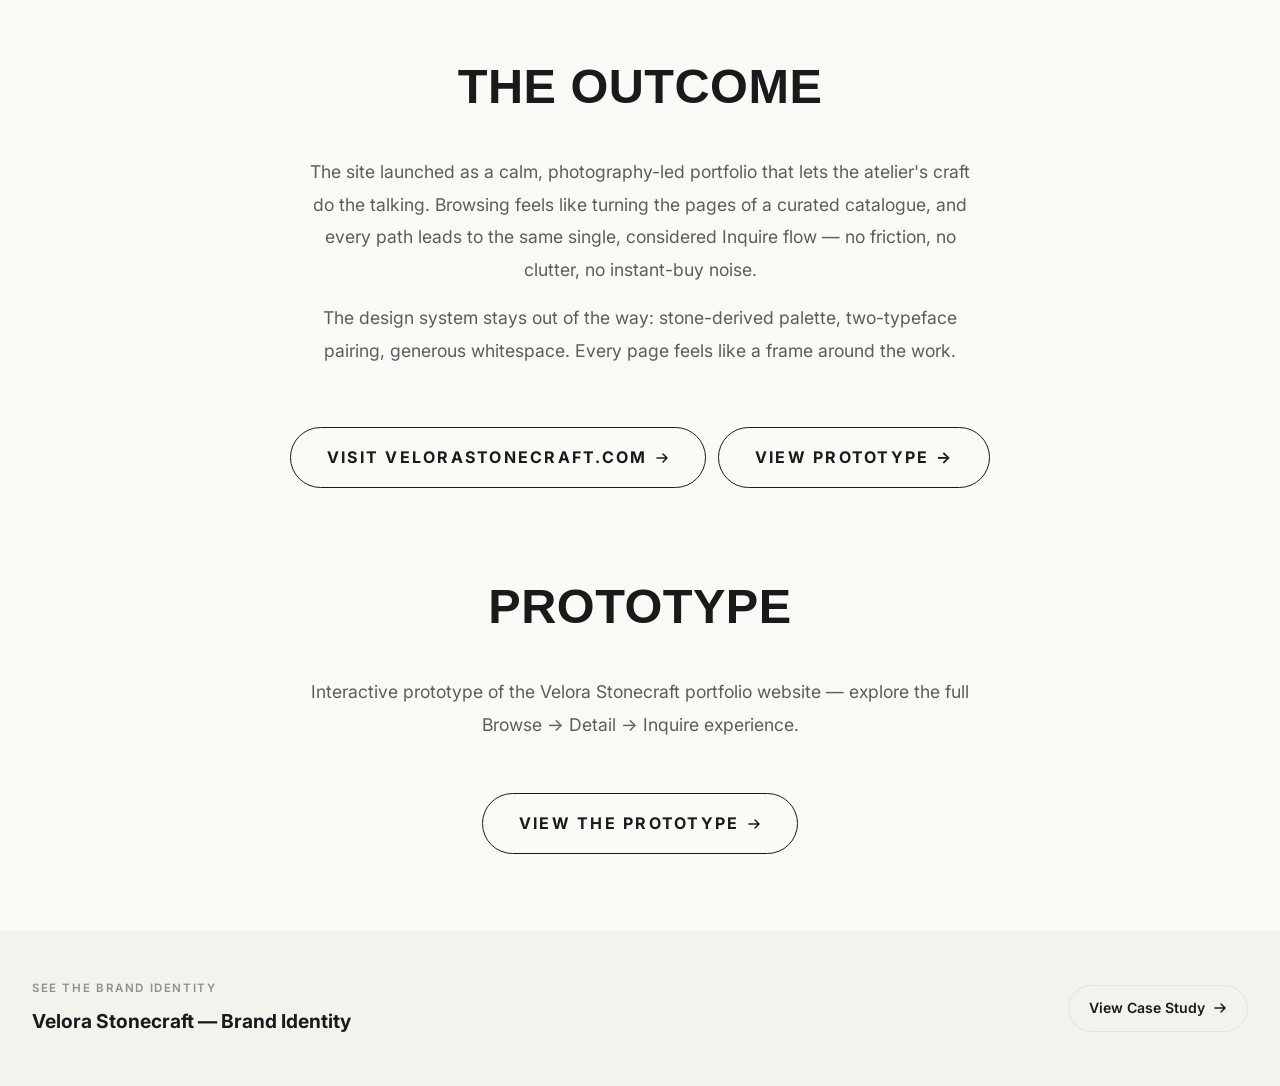
<file: velora-stonecraft-ux.html>
<!DOCTYPE html>
<html lang="en">
<head>
  <meta charset="UTF-8" />
  <meta name="viewport" content="width=device-width, initial-scale=1.0" />
  <meta name="description" content="Velora Stonecraft Portfolio Website — UX/UI Case Study by Bahareh Ahrabi. A photography-led portfolio website for a luxury stone-sculpture atelier." />
  <title>Velora Stonecraft UX/UI — Bahareh Ahrabi</title>
  <link rel="preconnect" href="https://fonts.googleapis.com" />
  <link rel="preconnect" href="https://fonts.gstatic.com" crossorigin />
  <link href="https://fonts.googleapis.com/css2?family=Fraunces:ital,opsz,wght@0,9..144,400;0,9..144,700;1,9..144,700&family=Inter:wght@400;500;600;700&display=swap" rel="stylesheet" />
  <link rel="stylesheet" href="styles.css" />
  <link rel="stylesheet" href="animations.css" />
  <link rel="stylesheet" href="case-study.css" />
  <link rel="stylesheet" href="case-study-fonts.css" />
</head>
<body>

  <!-- Back nav -->
  <nav class="nav" id="nav" role="navigation" aria-label="Main navigation">
    <div class="nav__pill">
      <a href="index.html" class="nav__avatar-link" aria-label="Home">
        <img src="assets/images/logo.png" alt="Bahareh Ahrabi Logo" class="nav__logo-img">
      </a>
      <ul class="nav__links" id="navLinks" role="list">
        <li><a href="index.html"     class="nav__link" data-i18n="nav.home">Home</a></li>
        <li><a href="about.html" class="nav__link" data-i18n="nav.about">About</a></li>
        <li><a href="projects.html" class="nav__link" data-i18n="nav.projects">Projects</a></li>
        <li><a href="assets/Final%20Resume%20Bahareh%20-%202026%20.pdf" target="_blank" rel="noopener" download="Bahareh-Ahrabi-Resume.pdf" class="nav__link" data-i18n="nav.resume">Resume</a></li>
      </ul>
      <div class="lang-switch" role="group" aria-label="Language">
        <button class="lang-switch__btn" data-lang="en" type="button">EN</button>
        <button class="lang-switch__btn" data-lang="tr" type="button">TR</button>
      </div>
      <a href="index.html#contact" class="nav__cta" data-i18n="nav.contact">Contact</a>
      <button class="nav__hamburger" id="hamburger" aria-label="Toggle menu" aria-expanded="false">
        <span class="bar"></span><span class="bar"></span><span class="bar"></span>
      </button>
    </div>
    <!-- Mobile menu -->
    <div class="nav__mobile" id="mobileMenu">
      <a href="index.html">Home</a>
      <a href="about.html">About</a>
      <a href="index.html#services">Services</a>
      <a href="projects.html">Projects</a>
      <a href="assets/Final%20Resume%20Bahareh%20-%202026%20.pdf" target="_blank" rel="noopener" download="Bahareh-Ahrabi-Resume.pdf">Resume</a>
      <a href="index.html#contact">Contact</a>
    </div>
  </nav>
  <div class="nav__mobile" id="mobileMenu">
      <a href="index.html">Home</a>
      <a href="about.html">About</a>
      <a href="index.html#services">Services</a>
      <a href="projects.html">Projects</a>
      <a href="assets/Final%20Resume%20Bahareh%20-%202026%20.pdf" target="_blank" rel="noopener" download="Bahareh-Ahrabi-Resume.pdf">Resume</a>
      <a href="index.html#contact">Contact</a>
    </div>

  <!-- Hero -->
  <section class="cs-hero cs-hero--showcase">
    <div class="cs-hero__showcase-inner">
      <div class="cs-hero__showcase-text">
        <h1 class="cs-hero__title cs-hero__title--dark">Velora Stonecraft</h1>
        <div class="cs-hero__chips">
          <span class="cs-chip">UX Design</span>
          <span class="cs-chip">UI Design</span>
          <span class="cs-chip">Portfolio Website</span>
        </div>
        <p style="font-family:var(--font-disp);font-style:italic;font-size:clamp(1rem,1.6vw,1.25rem);color:var(--text-dim);margin-top:1rem;max-width:55ch;margin-inline:auto;">
          A quiet, photography-led portfolio website for a luxury stone-sculpture atelier — designed to let the craft speak first.
        </p>
      </div>
      <div class="cs-hero__showcase-img">
        <img src="assets/images/Velora stonecraft.png" alt="Velora Stonecraft Website" />
      </div>
    </div>
  </section>

  <!-- Project Overview -->
  <div class="cs-meta">
    <div class="cs-meta__container">
      <p class="cs-meta__title">PROJECT OVERVIEW</p>
      <div class="cs-meta__grid">
        <div class="cs-meta__item">
          <p class="cs-meta__label">PRODUCT</p>
          <p class="cs-meta__value">Portfolio Website<span>Atelier Showcase</span></p>
        </div>
        <div class="cs-meta__item">
          <p class="cs-meta__label">MY ROLE</p>
          <p class="cs-meta__value">UX/UI Designer</p>
        </div>
        <div class="cs-meta__item">
          <p class="cs-meta__label">CLIENT</p>
          <p class="cs-meta__value">Velora Stonecraft<span>Tehran, Iran</span></p>
        </div>
        <div class="cs-meta__item">
          <p class="cs-meta__label">YEAR</p>
          <p class="cs-meta__value">2025</p>
        </div>
      </div>
    </div>
  </div>

  <main class="cs-body">

    <!-- 1. About -->
    <section class="cs-section" data-reveal>
      <h2 class="cs-section__title">What is Velora Stonecraft ?</h2>
      <div class="cs-section__body">
        <p>Velora Stonecraft is a Tehran-based atelier creating one-of-a-kind hand-carved pieces from natural stone — sculptures, tables, tableware, accessories, water sculptures, and lighting.</p>
        <p>The website is a <strong>portfolio-style showcase</strong> — not a transactional store. Its job is to present the atelier's work like an art catalogue, build credibility through process and story, and open a conversation with collectors and interior designers via considered inquiry paths rather than instant checkout.</p>
      </div>
      <a href="https://www.velorastonecraft.com/" target="_blank" rel="noopener" class="btn-pill-outline" style="margin-top:.5rem;align-self:flex-start;">Visit Live Site →</a>
    </section>

    

    <!-- 2. Business Needs -->
    <section class="cs-section" data-reveal>
      <h2 class="cs-section__title">Business Needs</h2>
      <ul class="cs-list">
        <li>Present the full body of work — <strong>six categories</strong> — with the gravitas of an art catalogue, not a product feed.</li>
        <li>Build trust with high-value visitors through atelier story, process transparency, and clear contact paths.</li>
        <li>Open a single, considered <strong>inquiry path</strong> — collectors message the atelier; the atelier follows up personally.</li>
        <li>Reach international audiences — clean, English-led copy that doesn't alienate the Persian-speaking home market.</li>
        <li>Keep the visual system calm and photography-first; the design frames the work, never competes with it.</li>
      </ul>
    </section>

    

    <!-- 3. Design Goals -->
    <section class="cs-section" data-reveal>
      <h2 class="cs-section__title">Design Goals</h2>
      <ul class="cs-list">
        <li>Photography-first layouts with generous whitespace.</li>
        <li>Clear pathway: <strong>Browse → Detail → Inquire</strong> in three taps or fewer.</li>
        <li>A navigation that surfaces all six categories without feeling crowded.</li>
        <li>Mobile-first responsive design — high-end visitors browse on phone, decide on desktop.</li>
        <li>An atelier story page that builds emotional trust and signals craftsmanship before any price is mentioned.</li>
      </ul>
    </section>

    

    <!-- 4. Research and Design — phases -->
    <section class="cs-section cs-section--center" data-reveal>
      <h2 class="cs-section__title">Research and Design</h2>

      <div class="cs-triangle-wrap">
        <div class="cs-tri-block">
          <div class="cs-tri">
            <span class="cs-tri__label">Research</span>
          </div>
          <div class="cs-tri__phases">
            <div class="cs-tri__phase">
              <span class="cs-phase cs-phase--discover">Discover</span>
              <ul class="cs-list" style="margin-top:.65rem;">
                <li>Stakeholder interviews</li>
                <li>Competitor audit</li>
                <li>Audience mapping</li>
              </ul>
            </div>
            <div class="cs-tri__phase">
              <span class="cs-phase cs-phase--define">Define</span>
              <ul class="cs-list" style="margin-top:.65rem;">
                <li>Personas</li>
                <li>User flows</li>
                <li>Site map</li>
                <li>Content model</li>
              </ul>
            </div>
          </div>
        </div>

        <div class="cs-tri-block">
          <div class="cs-tri cs-tri--alt">
            <span class="cs-tri__label">Design</span>
          </div>
          <div class="cs-tri__phases">
            <div class="cs-tri__phase">
              <span class="cs-phase cs-phase--develop">Develop</span>
              <ul class="cs-list" style="margin-top:.65rem;">
                <li>Wireframes</li>
                <li>Mood Board</li>
                <li>UI Kit</li>
                <li>High Fidelity</li>
              </ul>
            </div>
            <div class="cs-tri__phase">
              <span class="cs-phase cs-phase--deliver">Deliver</span>
              <ul class="cs-list" style="margin-top:.65rem;">
                <li>Prototype</li>
                <li>Iteration</li>
                <li>Developer Handoff</li>
                <li>Live Launch</li>
              </ul>
            </div>
          </div>
        </div>
      </div>
    </section>

    

    <!-- 5. Discover -->
    <section class="cs-section" data-reveal>
      <h2 class="cs-section__title">Understanding the audience</h2>

      <h3 style="font-size:1.6rem;font-weight:700;color:var(--text);margin-top:1.25rem;">Audience mapping</h3>
      <div class="cs-section__body">
        <p>Three primary audiences emerged from stakeholder conversations:</p>
      </div>
      <div class="cs-insights">
        <div class="cs-insight">
          <span class="cs-insight__num">01</span>
          <p class="cs-insight__title">The Collector</p>
          <p class="cs-insight__text">Browsing for unique sculptural pieces. Cares about provenance, materiality, and limited editions. Treats the site as a catalogue and reaches out personally.</p>
        </div>
        <div class="cs-insight">
          <span class="cs-insight__num">02</span>
          <p class="cs-insight__title">The Interior Designer</p>
          <p class="cs-insight__text">Sourcing for clients. Needs clear specs, dimensions, and a quick path to inquire about availability or custom sizing.</p>
        </div>
        <div class="cs-insight">
          <span class="cs-insight__num">03</span>
          <p class="cs-insight__title">The Discerning Home Buyer</p>
          <p class="cs-insight__text">Investing in a single statement piece. Wants reassurance — atelier credibility, process transparency, and a smooth consultation path.</p>
        </div>
      </div>

      <h3 style="font-size:1.6rem;font-weight:700;color:var(--text);margin-top:1.5rem;">Competitor audit</h3>
      <div class="cs-section__body">
        <p>I reviewed leading luxury craft and limited-edition design platforms. Patterns I wanted to keep, and patterns I wanted to avoid:</p>
      </div>
      <div class="cs-split">
        <div>
          <h4 style="font-size:1.15rem;font-weight:600;color:var(--text-dim);margin-bottom:1rem;">Keep</h4>
          <ul class="cs-list">
            <li>Generous whitespace and large product photography.</li>
            <li>Inquiry-first checkout for bespoke pieces (no aggressive add-to-cart).</li>
            <li>Atelier-process content as a trust-builder.</li>
            <li>Editorial type pairing — serif for display, sans for UI.</li>
          </ul>
        </div>
        <div>
          <h4 style="font-size:1.15rem;font-weight:600;color:var(--text-dim);margin-bottom:1rem;">Avoid</h4>
          <ul class="cs-list">
            <li>Overcrowded mega-menus that hide categories behind dropdowns.</li>
            <li>Aggressive CTAs ("Buy Now!") that feel mass-market.</li>
            <li>Stock imagery — every photo had to be of actual Velora work.</li>
            <li>Bright accent colours — they clash with stone tones.</li>
          </ul>
        </div>
      </div>
    </section>

    

    <!-- 6. Define -->
    <section class="cs-section" data-reveal>
      <h2 class="cs-section__title">Shaping the experience</h2>

      <h3 style="font-size:1.6rem;font-weight:700;color:var(--text);margin-top:1.25rem;">Site map</h3>
      <div class="cs-section__body">
        <p>I structured the site around five primary destinations and kept the navigation flat — three clicks to anywhere from the homepage:</p>
      </div>
      <ul class="cs-list">
        <li><strong>Home</strong> — atelier intro, featured pieces, pathway to all six categories.</li>
        <li><strong>Categories</strong> — Sculpture · Table · Tableware · Accessories · Water Sculpture · Lighting.</li>
        <li><strong>Piece Detail</strong> — large imagery gallery, materials, dimensions, edition note, single Inquire CTA.</li>
        <li><strong>Atelier &amp; Process</strong> — story page detailing the studio, hand-carving steps, and craftspeople.</li>
        <li><strong>Contact</strong> — single inquiry form plus address, email, phone, Instagram.</li>
      </ul>

      <h3 style="font-size:1.6rem;font-weight:700;color:var(--text);margin-top:1.5rem;">Key user flows</h3>
      <div class="cs-section__body">
        <p>Two journeys, both ending in the same considered inquiry — never an instant checkout:</p>
      </div>
      <div class="cs-insights">
        <div class="cs-insight">
          <span class="cs-insight__num">A</span>
          <p class="cs-insight__title">Browse Flow</p>
          <p class="cs-insight__text">Home → Category → Piece Detail → Inquire. For visitors exploring the catalogue and finding something that resonates.</p>
        </div>
        <div class="cs-insight">
          <span class="cs-insight__num">B</span>
          <p class="cs-insight__title">Story Flow</p>
          <p class="cs-insight__text">Home → About / Atelier → Process → Inquire. For visitors who buy into the brand story first, the work second — common with collectors and interior designers.</p>
        </div>
      </div>

      <h3 style="font-size:1.6rem;font-weight:700;color:var(--text);margin-top:1.5rem;">Content model</h3>
      <div class="cs-section__body">
        <p>Every piece-detail page follows the same skeleton: <strong>Hero image gallery → Title → Category tag → Materials → Dimensions (customisable) → Edition note → Inquire CTA</strong>. The pattern stays consistent across all six categories so the experience feels predictable, calm, and easy to scan — like turning the pages of a curated catalogue.</p>
      </div>
    </section>

    

    <!-- 7. Mood Board -->
    <section class="cs-section" data-reveal>
      <h2 class="cs-section__title">Mood Board</h2>
      <div class="cs-section__body">
        <p>The visual direction was set early: <strong>quarry textures, soft natural light, raw concrete, single-subject framing.</strong> Reference imagery came from architectural photography and stone-craft archives — never lifestyle stock.</p>
      </div>
      <ul class="cs-list">
        <li>Stone surfaces — travertine, basalt, sandstone — as colour and texture sources.</li>
        <li>Architectural still-lifes for compositional rhythm.</li>
        <li>Editorial magazines (Cereal, Apartamento) for layout and type pairing.</li>
        <li>Calm, restrained palettes from interior photography of stone-led spaces.</li>
      </ul>
    </section>

    

    <!-- 8. UI Kit -->
    <section class="cs-section" data-reveal>
      <h2 class="cs-section__title">UI Kit</h2>
      <div class="cs-section__body">
        <p>A lean component library was built to keep production fast and consistent — every screen uses the same primitives.</p>
      </div>

      <h3 style="font-size:1.6rem;font-weight:700;color:var(--text);margin-top:1.5rem;">Colour</h3>
      <div class="cs-palette" aria-label="Velora Stonecraft palette">
        <div class="cs-swatch" style="background:#F5F1EA;color:#1A1A1A;">
          <span class="cs-swatch__label">Travertine</span>
          <span class="cs-swatch__hex">#F5F1EA</span>
        </div>
        <div class="cs-swatch" style="background:#D9CFB8;color:#1A1A1A;">
          <span class="cs-swatch__label">Sandstone</span>
          <span class="cs-swatch__hex">#D9CFB8</span>
        </div>
        <div class="cs-swatch" style="background:#8C7A5F;color:#FFFFFF;">
          <span class="cs-swatch__label">Warm Stone</span>
          <span class="cs-swatch__hex">#8C7A5F</span>
        </div>
        <div class="cs-swatch" style="background:#4A4843;color:#FFFFFF;">
          <span class="cs-swatch__label">Basalt</span>
          <span class="cs-swatch__hex">#4A4843</span>
        </div>
        <div class="cs-swatch" style="background:#1F1E1B;color:#FFFFFF;">
          <span class="cs-swatch__label">Onyx</span>
          <span class="cs-swatch__hex">#1F1E1B</span>
        </div>
      </div>

      <h3 style="font-size:1.6rem;font-weight:700;color:var(--text);margin-top:1.5rem;">Typography</h3>
      <div class="cs-split">
        <div class="cs-type-spec">
          <p class="cs-type-spec__role">Display / Headlines</p>
          <p class="cs-type-spec__name" style="font-family:var(--font-disp);font-size:2.5rem;line-height:1;color:var(--text);">Velora</p>
          <p class="cs-type-spec__details">Fraunces — variable serif<br>Used 32px+ for editorial impact and product titles.</p>
        </div>
        <div class="cs-type-spec">
          <p class="cs-type-spec__role">Body / UI</p>
          <p class="cs-type-spec__name" style="font-family:var(--font-body);font-size:2rem;font-weight:600;color:var(--text);">Stonecraft</p>
          <p class="cs-type-spec__details">Inter — geometric sans<br>Used 14–18px for paragraphs, navigation, and form labels.</p>
        </div>
      </div>

      <h3 style="font-size:1.6rem;font-weight:700;color:var(--text);margin-top:1.5rem;">Components</h3>
      <ul class="cs-list">
        <li><strong>Buttons</strong> — primary outline (text + hover fill), secondary ghost, all 999px radius.</li>
        <li><strong>Product cards</strong> — full-bleed image, title underneath, no description (kept for detail page).</li>
        <li><strong>Forms</strong> — single-column, generous spacing, large tap targets (44px minimum).</li>
        <li><strong>Navigation</strong> — flat horizontal on desktop, bottom-sheet on mobile.</li>
      </ul>
    </section>

    

    <!-- 9. Page templates -->
    <section class="cs-section" data-reveal>
      <h2 class="cs-section__title">Key Pages</h2>
      <div class="cs-section__body">
        <p>The site shipped with five primary templates — each tightly scoped to one job:</p>
      </div>
      <div class="cs-insights">
        <div class="cs-insight">
          <span class="cs-insight__num">01</span>
          <p class="cs-insight__title">Home</p>
          <p class="cs-insight__text">Hero piece, six-category grid, atelier story teaser, featured commissions.</p>
        </div>
        <div class="cs-insight">
          <span class="cs-insight__num">02</span>
          <p class="cs-insight__title">Category Listing</p>
          <p class="cs-insight__text">Two-column grid of piece cards, full-bleed photography, no filters — the list itself is the curation.</p>
        </div>
        <div class="cs-insight">
          <span class="cs-insight__num">03</span>
          <p class="cs-insight__title">Piece Detail</p>
          <p class="cs-insight__text">Hero image gallery, title, dimensions, materials, edition note, single "Inquire" CTA — no add-to-cart.</p>
        </div>
        <div class="cs-insight">
          <span class="cs-insight__num">04</span>
          <p class="cs-insight__title">Atelier &amp; Process</p>
          <p class="cs-insight__text">Story page with founder note, hand-carving process in steps, and atelier imagery.</p>
        </div>
        <div class="cs-insight">
          <span class="cs-insight__num">05</span>
          <p class="cs-insight__title">Contact</p>
          <p class="cs-insight__text">Single, generous inquiry form — name, email, message, optional reference piece — plus address, phone, Instagram.</p>
        </div>
      </div>
    </section>

    

    <!-- 10. Mobile responsive -->
    <section class="cs-section" data-reveal>
      <h2 class="cs-section__title">Responsive &amp; Mobile</h2>
      <div class="cs-section__body">
        <p>High-end clients browse on phone, decide on desktop. The mobile experience had to feel <strong>as considered as the desktop one</strong> — not a fallback.</p>
      </div>
      <ul class="cs-list">
        <li>Single-column piece grid; full-width imagery to honour the photography.</li>
        <li>Bottom-sheet navigation instead of hamburger — categories one tap away.</li>
        <li>Sticky inquiry CTA on piece-detail pages.</li>
        <li>Image-first piece cards with no text overlay (text sits below the photo).</li>
      </ul>
    </section>

    

    <!-- 11. Outcome -->
    <section class="cs-section cs-section--center" data-reveal>
      <h2 class="cs-section__title">The Outcome</h2>
      <div class="cs-section__body">
        <p>The site launched as a calm, photography-led portfolio that lets the atelier's craft do the talking. Browsing feels like turning the pages of a curated catalogue, and every path leads to the same single, considered Inquire flow — no friction, no clutter, no instant-buy noise.</p>
        <p>The design system stays out of the way: stone-derived palette, two-typeface pairing, generous whitespace. Every page feels like a frame around the work.</p>
      </div>
      <div style="display:flex;flex-wrap:wrap;gap:.75rem;justify-content:center;margin-top:.5rem;">
        <a href="https://www.velorastonecraft.com/" target="_blank" rel="noopener" class="btn-pill-outline cs-cta-large">
          Visit velorastonecraft.com
          <svg width="14" height="14" viewBox="0 0 14 14" fill="none" aria-hidden="true">
            <path d="M2 7h10M12 7L8 3M12 7L8 11" stroke="currentColor" stroke-width="1.5" stroke-linecap="round" stroke-linejoin="round"/>
          </svg>
        </a>
        <a href="#" target="_blank" rel="noopener" class="btn-pill-outline cs-cta-large">
          View Prototype →
        </a>
      </div>
    </section>

  


        <!-- Prototype -->
        <section class="cs-section cs-section--center" id="prototype" data-reveal>
          <h2 class="cs-section__title">Prototype</h2>
          <div class="cs-section__body">
            <p>Interactive prototype of the Velora Stonecraft portfolio website — explore the full Browse → Detail → Inquire experience.</p>
          </div>
          <a href="#" class="btn-pill-outline cs-cta-large" target="_blank" rel="noopener">
            View the Prototype
            <svg width="14" height="14" viewBox="0 0 14 14" fill="none" aria-hidden="true">
              <path d="M2 7h10M12 7L8 3M12 7L8 11" stroke="currentColor" stroke-width="1.5" stroke-linecap="round" stroke-linejoin="round"/>
            </svg>
          </a>
        </section>

</main>

  <!-- Next project -->
  <div class="cs-next">
    <div class="cs-next__inner">
      <div>
        <p class="cs-next__label">See the brand identity</p>
        <p class="cs-next__title">Velora Stonecraft — Brand Identity</p>
      </div>
      <a href="velora-stonecraft.html" class="cs-next__link">
        View Case Study
        <svg width="14" height="14" viewBox="0 0 14 14" fill="none" aria-hidden="true">
          <path d="M2 7h10M12 7L8 3M12 7L8 11" stroke="currentColor" stroke-width="1.5" stroke-linecap="round" stroke-linejoin="round"/>
        </svg>
      </a>
    </div>
  </div>

  <script>
    const nav = document.getElementById('csNav');
    window.addEventListener('scroll', () => {
      nav.classList.toggle('cs-nav--scrolled', window.scrollY > 30);
    }, { passive: true });

    const observer = new IntersectionObserver(entries => {
      entries.forEach(e => {
        if (!e.isIntersecting) return;
        e.target.classList.add('is-visible');
        observer.unobserve(e.target);
      });
    }, { threshold: 0.08 });
    document.querySelectorAll('[data-reveal]').forEach(el => observer.observe(el));
  </script>
</body>
</html>
</file>
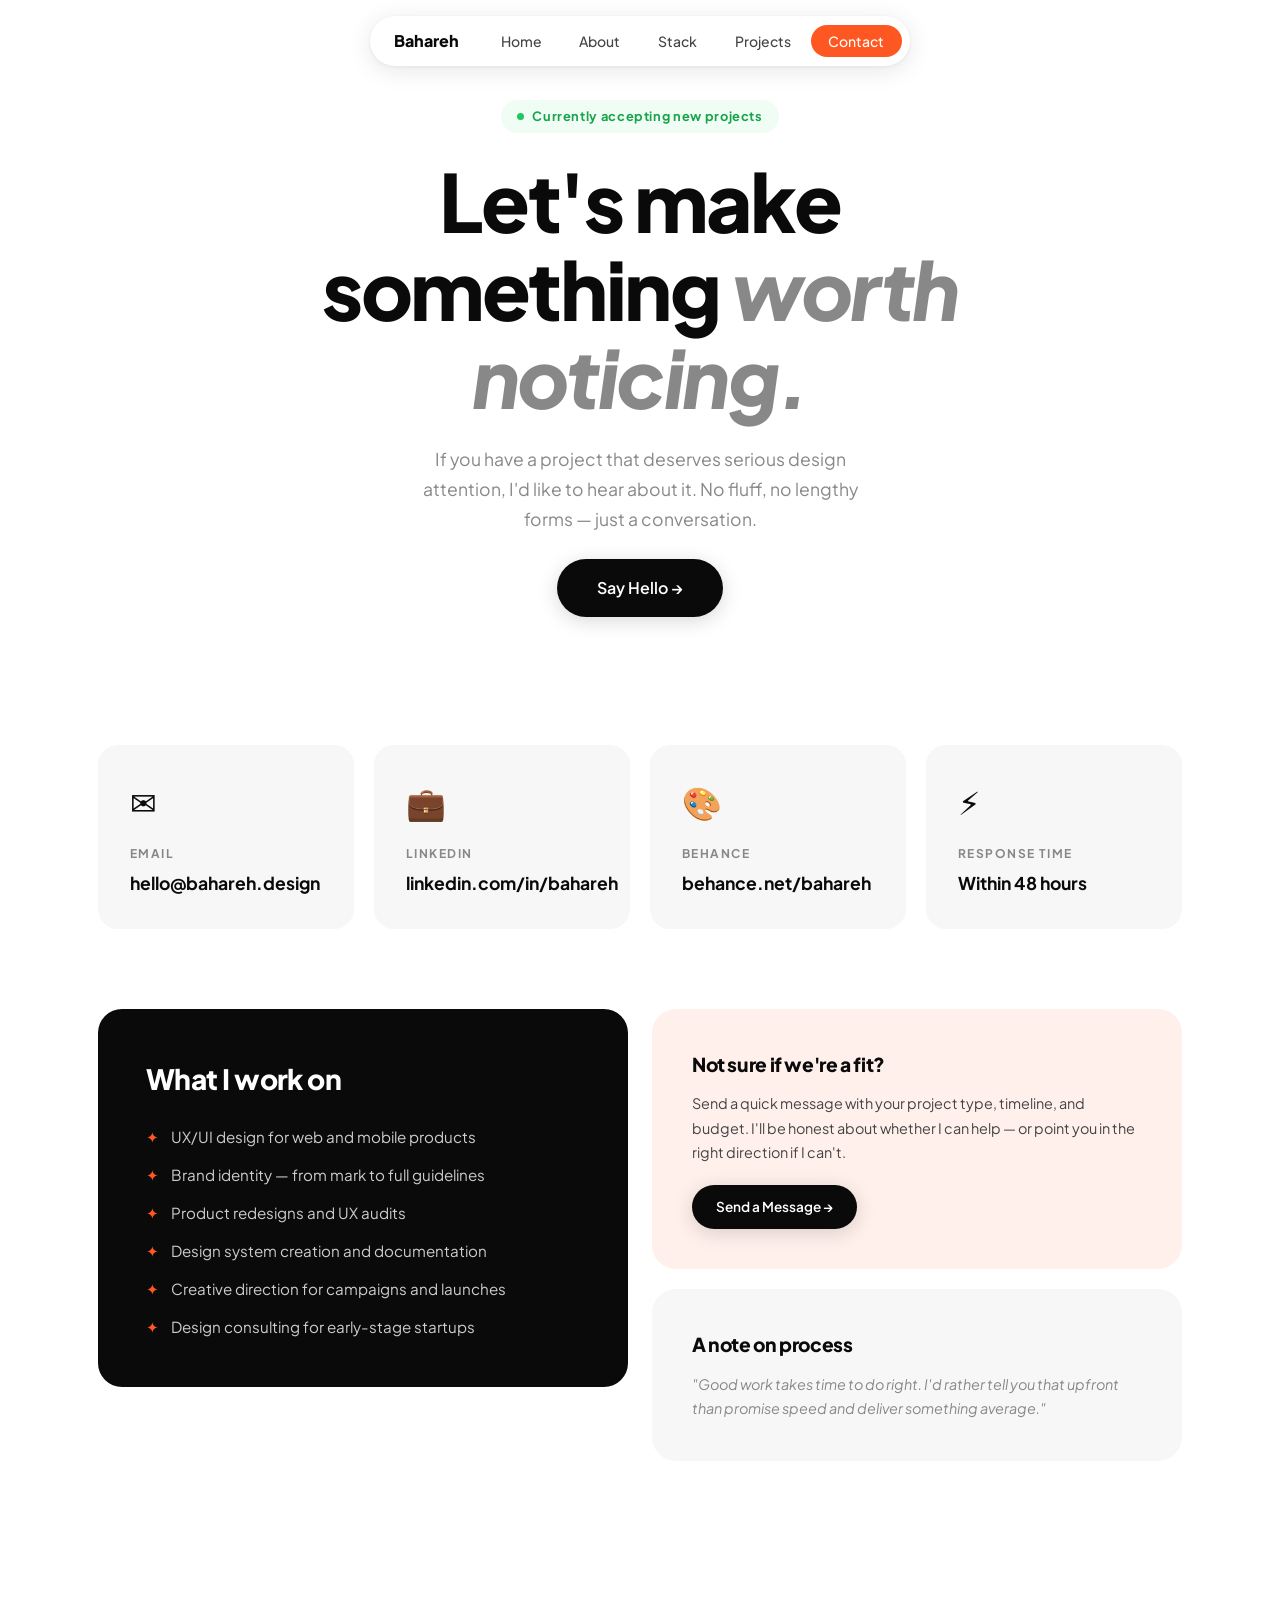
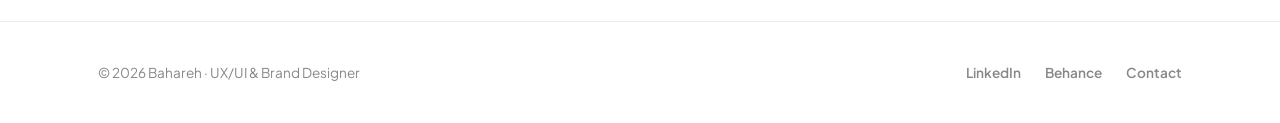
<file: portfolio/contact.html>
<!DOCTYPE html>
<html lang="en">
<head>
  <meta charset="UTF-8" />
  <meta name="viewport" content="width=device-width, initial-scale=1.0" />
  <title>Contact — Bahareh · UX/UI & Brand Designer</title>
  <link rel="stylesheet" href="styles.css" />
</head>
<body>

  <!-- NAV -->
  <nav class="nav">
    <div class="nav__pill">
      <span class="nav__logo">Bahareh</span>
      <ul class="nav__links">
        <li><a href="index.html">Home</a></li>
        <li><a href="about.html">About</a></li>
        <li><a href="resume.html">Stack</a></li>
        <li><a href="projects.html">Projects</a></li>
        <li><a href="contact.html" class="active">Contact</a></li>
      </ul>
    </div>
  </nav>

  <!-- HERO -->
  <section class="contact-hero container">
    <div class="availability-badge">Currently accepting new projects</div>
    <h1 class="section-title" style="font-size: clamp(2.75rem, 7vw, 5rem); max-width: 700px;">
      Let's make something <em>worth noticing.</em>
    </h1>
    <p style="font-size:1.1rem; color:var(--ink-muted); max-width:480px; line-height:1.7;">
      If you have a project that deserves serious design attention, I'd like to hear about it. No fluff, no lengthy forms — just a conversation.
    </p>
    <a href="mailto:hello@bahareh.design" class="btn btn--pill" style="font-size:1rem; padding:1rem 2.5rem;">
      Say Hello →
    </a>
  </section>

  <!-- CONTACT CARDS -->
  <section class="container" style="padding-bottom: 5rem;">
    <div class="contact-cards">

      <a href="mailto:hello@bahareh.design" class="contact-card" style="display:block;">
        <div class="contact-card__icon">✉️</div>
        <div class="contact-card__label">Email</div>
        <div class="contact-card__value">hello@bahareh.design</div>
      </a>

      <a href="https://linkedin.com" target="_blank" rel="noopener" class="contact-card" style="display:block;">
        <div class="contact-card__icon">💼</div>
        <div class="contact-card__label">LinkedIn</div>
        <div class="contact-card__value">linkedin.com/in/bahareh</div>
      </a>

      <a href="https://behance.net" target="_blank" rel="noopener" class="contact-card" style="display:block;">
        <div class="contact-card__icon">🎨</div>
        <div class="contact-card__label">Behance</div>
        <div class="contact-card__value">behance.net/bahareh</div>
      </a>

      <div class="contact-card">
        <div class="contact-card__icon">⚡</div>
        <div class="contact-card__label">Response Time</div>
        <div class="contact-card__value">Within 48 hours</div>
      </div>

    </div>
  </section>

  <!-- WHAT I WORK ON -->
  <section class="container" style="padding-bottom: 5rem;">
    <div style="display:grid; grid-template-columns: 1fr 1fr; gap:1.5rem; align-items:start;" class="work-on-grid">

      <div style="background: var(--ink); color:#fff; border-radius:24px; padding:3rem;">
        <h2 style="font-size:1.75rem; font-weight:800; letter-spacing:-0.02em; margin-bottom:1.5rem;">What I work on</h2>
        <ul style="display:flex; flex-direction:column; gap:0.85rem;">
          <li style="display:flex; align-items:flex-start; gap:0.75rem; font-size:0.95rem; color:#ccc; line-height:1.6;">
            <span style="color:var(--orange); font-weight:900; flex-shrink:0;">✦</span> UX/UI design for web and mobile products
          </li>
          <li style="display:flex; align-items:flex-start; gap:0.75rem; font-size:0.95rem; color:#ccc; line-height:1.6;">
            <span style="color:var(--orange); font-weight:900; flex-shrink:0;">✦</span> Brand identity — from mark to full guidelines
          </li>
          <li style="display:flex; align-items:flex-start; gap:0.75rem; font-size:0.95rem; color:#ccc; line-height:1.6;">
            <span style="color:var(--orange); font-weight:900; flex-shrink:0;">✦</span> Product redesigns and UX audits
          </li>
          <li style="display:flex; align-items:flex-start; gap:0.75rem; font-size:0.95rem; color:#ccc; line-height:1.6;">
            <span style="color:var(--orange); font-weight:900; flex-shrink:0;">✦</span> Design system creation and documentation
          </li>
          <li style="display:flex; align-items:flex-start; gap:0.75rem; font-size:0.95rem; color:#ccc; line-height:1.6;">
            <span style="color:var(--orange); font-weight:900; flex-shrink:0;">✦</span> Creative direction for campaigns and launches
          </li>
          <li style="display:flex; align-items:flex-start; gap:0.75rem; font-size:0.95rem; color:#ccc; line-height:1.6;">
            <span style="color:var(--orange); font-weight:900; flex-shrink:0;">✦</span> Design consulting for early-stage startups
          </li>
        </ul>
      </div>

      <div style="display:flex; flex-direction:column; gap:1.25rem;">
        <div style="background:var(--orange-light); border-radius:24px; padding:2.5rem;">
          <h3 style="font-size:1.2rem; font-weight:800; margin-bottom:0.75rem; letter-spacing:-0.02em;">Not sure if we're a fit?</h3>
          <p style="font-size:0.9rem; color:var(--ink-mid); line-height:1.7; margin-bottom:1.25rem;">Send a quick message with your project type, timeline, and budget. I'll be honest about whether I can help — or point you in the right direction if I can't.</p>
          <a href="mailto:hello@bahareh.design" class="btn btn--pill" style="font-size:0.85rem; padding:0.7rem 1.5rem;">Send a Message →</a>
        </div>

        <div style="background:var(--surface); border-radius:24px; padding:2.5rem;">
          <h3 style="font-size:1.2rem; font-weight:800; margin-bottom:0.75rem; letter-spacing:-0.02em;">A note on process</h3>
          <p style="font-size:0.9rem; color:var(--ink-muted); line-height:1.7; font-style:italic;">
            "Good work takes time to do right. I'd rather tell you that upfront than promise speed and deliver something average."
          </p>
        </div>
      </div>

    </div>
  </section>

  <!-- FOOTER -->
  <footer class="footer">
    <div class="container footer__inner">
      <span class="footer__copy">&copy; 2026 Bahareh · UX/UI & Brand Designer</span>
      <div class="footer__links">
        <a href="https://linkedin.com" target="_blank" rel="noopener">LinkedIn</a>
        <a href="https://behance.net" target="_blank" rel="noopener">Behance</a>
        <a href="contact.html">Contact</a>
      </div>
    </div>
  </footer>

  <style>
    @media (max-width: 720px) {
      .work-on-grid { grid-template-columns: 1fr !important; }
    }
  </style>

</body>
</html>
</file>
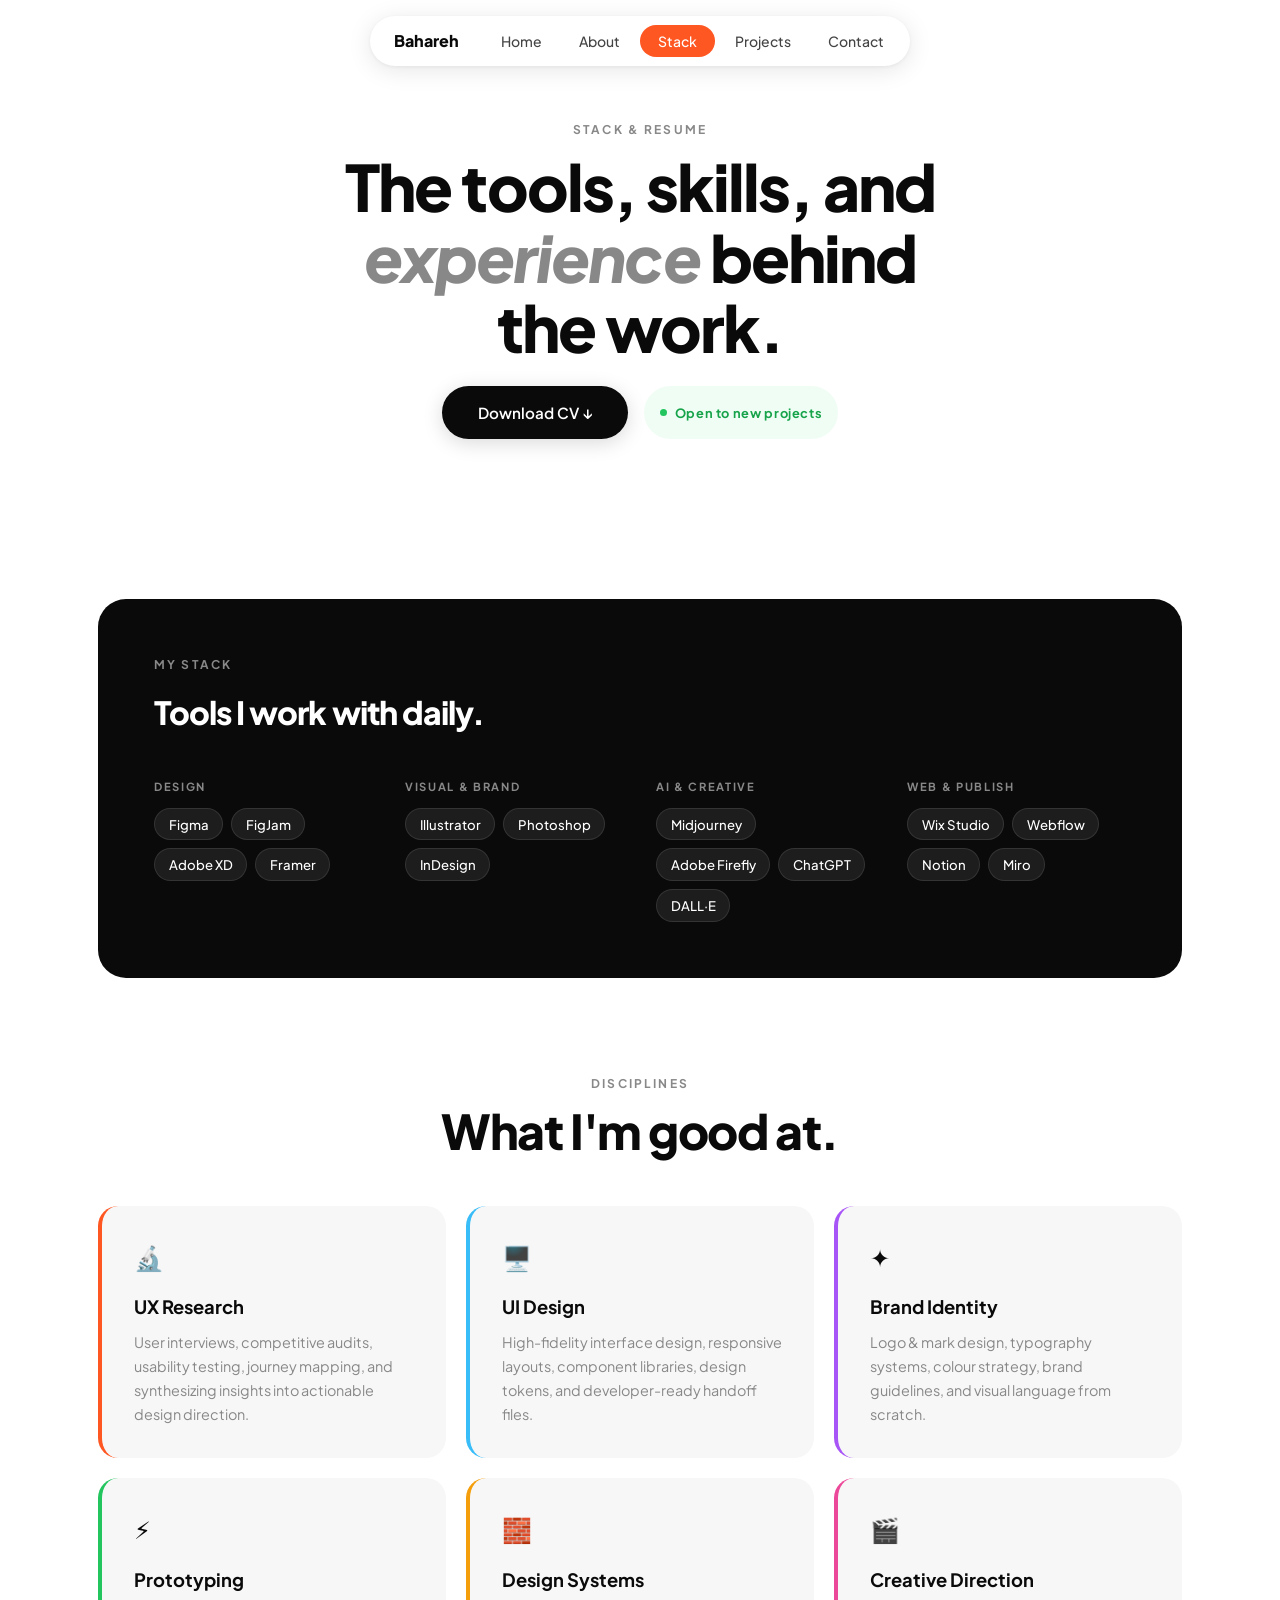
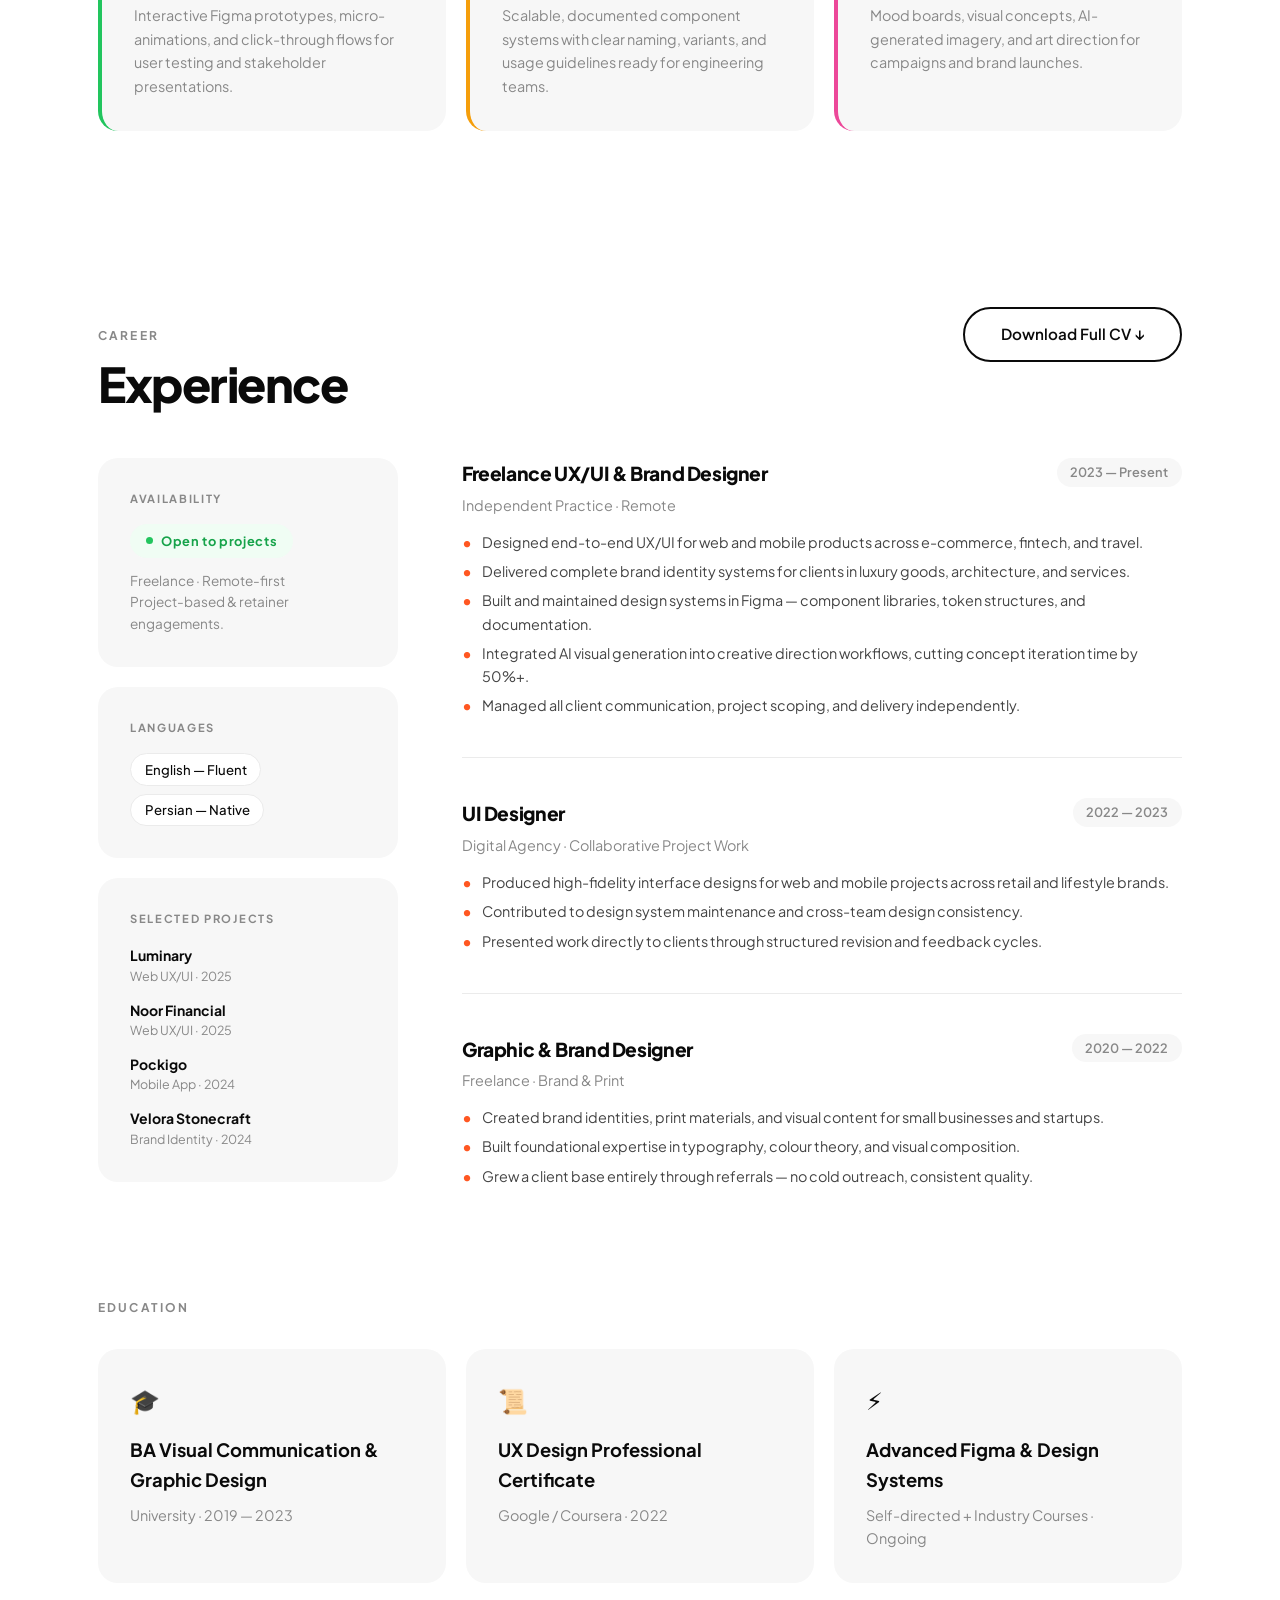
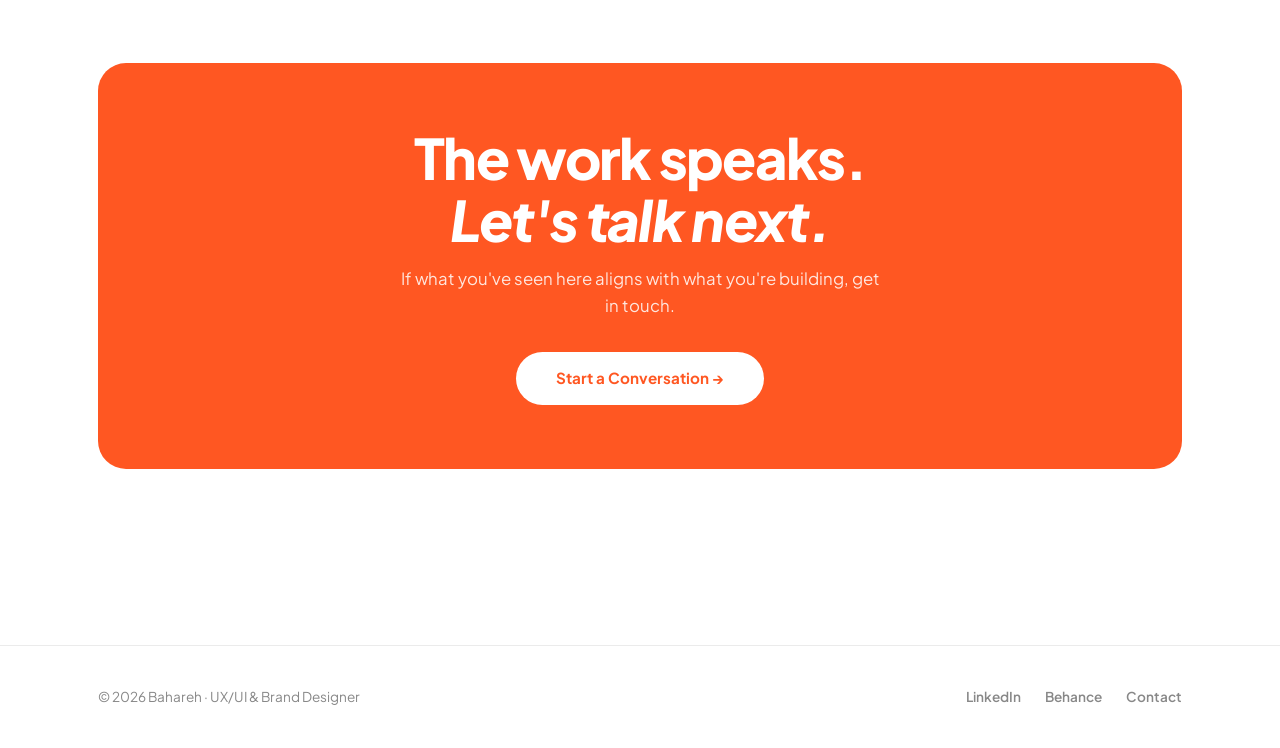
<file: portfolio/resume.html>
<!DOCTYPE html>
<html lang="en">
<head>
  <meta charset="UTF-8" />
  <meta name="viewport" content="width=device-width, initial-scale=1.0" />
  <title>Stack & Resume — Bahareh · UX/UI & Brand Designer</title>
  <link rel="stylesheet" href="styles.css" />
</head>
<body>

  <!-- NAV -->
  <nav class="nav">
    <div class="nav__pill">
      <span class="nav__logo">Bahareh</span>
      <ul class="nav__links">
        <li><a href="index.html">Home</a></li>
        <li><a href="about.html">About</a></li>
        <li><a href="resume.html" class="active">Stack</a></li>
        <li><a href="projects.html">Projects</a></li>
        <li><a href="contact.html">Contact</a></li>
      </ul>
    </div>
  </nav>

  <!-- PAGE HERO -->
  <section class="page-hero container">
    <p class="section-label">Stack & Resume</p>
    <h1 class="section-title" style="font-size: clamp(2.5rem, 6vw, 4rem); max-width: 640px; margin-inline: auto;">
      The tools, skills, and <em>experience</em> behind the work.
    </h1>
    <div style="margin-top:1.5rem; display:flex; gap:1rem; justify-content:center; flex-wrap:wrap;">
      <a href="#" class="btn btn--pill">Download CV ↓</a>
      <div class="availability-badge">Open to new projects</div>
    </div>
  </section>

  <!-- ======================== TOOLS / STACK ======================== -->
  <section class="section container">
    <div class="stack-section">
      <div>
        <p class="section-label" style="color:#888;">My Stack</p>
        <h2 style="font-size:2rem; font-weight:800; letter-spacing:-0.03em; color:#fff; margin-top:0.35rem;">
          Tools I work with daily.
        </h2>
      </div>
      <div class="stack-grid">

        <div>
          <div class="stack-group__title">Design</div>
          <div class="stack-pills">
            <span class="stack-pill">Figma</span>
            <span class="stack-pill">FigJam</span>
            <span class="stack-pill">Adobe XD</span>
            <span class="stack-pill">Framer</span>
          </div>
        </div>

        <div>
          <div class="stack-group__title">Visual & Brand</div>
          <div class="stack-pills">
            <span class="stack-pill">Illustrator</span>
            <span class="stack-pill">Photoshop</span>
            <span class="stack-pill">InDesign</span>
          </div>
        </div>

        <div>
          <div class="stack-group__title">AI & Creative</div>
          <div class="stack-pills">
            <span class="stack-pill">Midjourney</span>
            <span class="stack-pill">Adobe Firefly</span>
            <span class="stack-pill">ChatGPT</span>
            <span class="stack-pill">DALL·E</span>
          </div>
        </div>

        <div>
          <div class="stack-group__title">Web & Publish</div>
          <div class="stack-pills">
            <span class="stack-pill">Wix Studio</span>
            <span class="stack-pill">Webflow</span>
            <span class="stack-pill">Notion</span>
            <span class="stack-pill">Miro</span>
          </div>
        </div>

      </div>
    </div>
  </section>

  <!-- ======================== SKILLS ======================== -->
  <section class="container" style="padding-bottom:5rem;">
    <div style="text-align:center; margin-bottom:3rem;">
      <p class="section-label">Disciplines</p>
      <h2 class="section-title">What I'm good at.</h2>
    </div>

    <div style="display:grid; grid-template-columns:repeat(auto-fit, minmax(260px,1fr)); gap:1.25rem;">

      <div class="service-card" style="border-left: 4px solid var(--orange);">
        <div style="font-size:1.5rem; margin-bottom:1rem;">🔬</div>
        <div class="service-card__title">UX Research</div>
        <p class="service-card__body">User interviews, competitive audits, usability testing, journey mapping, and synthesizing insights into actionable design direction.</p>
      </div>

      <div class="service-card" style="border-left: 4px solid #38BDF8;">
        <div style="font-size:1.5rem; margin-bottom:1rem;">🖥️</div>
        <div class="service-card__title">UI Design</div>
        <p class="service-card__body">High-fidelity interface design, responsive layouts, component libraries, design tokens, and developer-ready handoff files.</p>
      </div>

      <div class="service-card" style="border-left: 4px solid #A855F7;">
        <div style="font-size:1.5rem; margin-bottom:1rem;">✦</div>
        <div class="service-card__title">Brand Identity</div>
        <p class="service-card__body">Logo & mark design, typography systems, colour strategy, brand guidelines, and visual language from scratch.</p>
      </div>

      <div class="service-card" style="border-left: 4px solid #22C55E;">
        <div style="font-size:1.5rem; margin-bottom:1rem;">⚡</div>
        <div class="service-card__title">Prototyping</div>
        <p class="service-card__body">Interactive Figma prototypes, micro-animations, and click-through flows for user testing and stakeholder presentations.</p>
      </div>

      <div class="service-card" style="border-left: 4px solid #F59E0B;">
        <div style="font-size:1.5rem; margin-bottom:1rem;">🧱</div>
        <div class="service-card__title">Design Systems</div>
        <p class="service-card__body">Scalable, documented component systems with clear naming, variants, and usage guidelines ready for engineering teams.</p>
      </div>

      <div class="service-card" style="border-left: 4px solid #EC4899;">
        <div style="font-size:1.5rem; margin-bottom:1rem;">🎬</div>
        <div class="service-card__title">Creative Direction</div>
        <p class="service-card__body">Mood boards, visual concepts, AI-generated imagery, and art direction for campaigns and brand launches.</p>
      </div>

    </div>
  </section>

  <!-- ======================== EXPERIENCE ======================== -->
  <section class="section container">
    <div style="display:flex; align-items:baseline; justify-content:space-between; margin-bottom:3rem; flex-wrap:wrap; gap:1rem;">
      <div>
        <p class="section-label">Career</p>
        <h2 class="section-title">Experience</h2>
      </div>
      <a href="#" class="btn btn--pill-outline">Download Full CV ↓</a>
    </div>

    <div class="resume-layout">

      <!-- Sidebar -->
      <aside class="resume-sidebar">

        <div class="resume-card">
          <div class="resume-card__title">Availability</div>
          <div class="availability-badge" style="margin-bottom:0.75rem;">Open to projects</div>
          <p style="font-size:0.85rem; color:var(--ink-muted); line-height:1.6;">Freelance · Remote-first<br>Project-based & retainer engagements.</p>
        </div>

        <div class="resume-card">
          <div class="resume-card__title">Languages</div>
          <div class="resume-pills">
            <span class="resume-pill">English — Fluent</span>
            <span class="resume-pill">Persian — Native</span>
          </div>
        </div>

        <div class="resume-card">
          <div class="resume-card__title">Selected Projects</div>
          <div style="display:flex; flex-direction:column; gap:0.75rem; margin-top:0.25rem;">
            <div style="font-size:0.875rem;">
              <div style="font-weight:700;">Luminary</div>
              <div style="color:var(--ink-muted); font-size:0.78rem;">Web UX/UI · 2025</div>
            </div>
            <div style="font-size:0.875rem;">
              <div style="font-weight:700;">Noor Financial</div>
              <div style="color:var(--ink-muted); font-size:0.78rem;">Web UX/UI · 2025</div>
            </div>
            <div style="font-size:0.875rem;">
              <div style="font-weight:700;">Pockigo</div>
              <div style="color:var(--ink-muted); font-size:0.78rem;">Mobile App · 2024</div>
            </div>
            <div style="font-size:0.875rem;">
              <div style="font-weight:700;">Velora Stonecraft</div>
              <div style="color:var(--ink-muted); font-size:0.78rem;">Brand Identity · 2024</div>
            </div>
          </div>
        </div>

      </aside>

      <!-- Main -->
      <main>

        <div class="exp-entry">
          <div class="exp-entry__top">
            <div class="exp-entry__role">Freelance UX/UI & Brand Designer</div>
            <span class="exp-entry__date">2023 — Present</span>
          </div>
          <div class="exp-entry__company">Independent Practice · Remote</div>
          <ul class="exp-entry__list">
            <li>Designed end-to-end UX/UI for web and mobile products across e-commerce, fintech, and travel.</li>
            <li>Delivered complete brand identity systems for clients in luxury goods, architecture, and services.</li>
            <li>Built and maintained design systems in Figma — component libraries, token structures, and documentation.</li>
            <li>Integrated AI visual generation into creative direction workflows, cutting concept iteration time by 50%+.</li>
            <li>Managed all client communication, project scoping, and delivery independently.</li>
          </ul>
        </div>

        <div class="exp-entry">
          <div class="exp-entry__top">
            <div class="exp-entry__role">UI Designer</div>
            <span class="exp-entry__date">2022 — 2023</span>
          </div>
          <div class="exp-entry__company">Digital Agency · Collaborative Project Work</div>
          <ul class="exp-entry__list">
            <li>Produced high-fidelity interface designs for web and mobile projects across retail and lifestyle brands.</li>
            <li>Contributed to design system maintenance and cross-team design consistency.</li>
            <li>Presented work directly to clients through structured revision and feedback cycles.</li>
          </ul>
        </div>

        <div class="exp-entry" style="border-bottom:none; padding-bottom:0; margin-bottom:0;">
          <div class="exp-entry__top">
            <div class="exp-entry__role">Graphic & Brand Designer</div>
            <span class="exp-entry__date">2020 — 2022</span>
          </div>
          <div class="exp-entry__company">Freelance · Brand & Print</div>
          <ul class="exp-entry__list">
            <li>Created brand identities, print materials, and visual content for small businesses and startups.</li>
            <li>Built foundational expertise in typography, colour theory, and visual composition.</li>
            <li>Grew a client base entirely through referrals — no cold outreach, consistent quality.</li>
          </ul>
        </div>

      </main>
    </div>
  </section>

  <!-- ======================== EDUCATION ======================== -->
  <section class="container" style="padding-bottom:5rem;">
    <p class="section-label" style="margin-bottom:2rem;">Education</p>
    <div style="display:grid; grid-template-columns:repeat(auto-fit,minmax(260px,1fr)); gap:1.25rem;">

      <div class="service-card">
        <div style="font-size:1.5rem; margin-bottom:1rem;">🎓</div>
        <div class="service-card__title">BA Visual Communication & Graphic Design</div>
        <p class="service-card__body" style="margin-top:0.25rem;">University · 2019 — 2023</p>
      </div>

      <div class="service-card">
        <div style="font-size:1.5rem; margin-bottom:1rem;">📜</div>
        <div class="service-card__title">UX Design Professional Certificate</div>
        <p class="service-card__body" style="margin-top:0.25rem;">Google / Coursera · 2022</p>
      </div>

      <div class="service-card">
        <div style="font-size:1.5rem; margin-bottom:1rem;">⚡</div>
        <div class="service-card__title">Advanced Figma & Design Systems</div>
        <p class="service-card__body" style="margin-top:0.25rem;">Self-directed + Industry Courses · Ongoing</p>
      </div>

    </div>
  </section>

  <!-- CTA -->
  <div class="container" style="padding-bottom: 6rem;">
    <div class="cta-band">
      <div class="cta-band__title">The work speaks.<br><em style="font-weight:800;">Let's talk next.</em></div>
      <p class="cta-band__sub">If what you've seen here aligns with what you're building, get in touch.</p>
      <a href="contact.html" class="btn--white">Start a Conversation →</a>
    </div>
  </div>

  <!-- FOOTER -->
  <footer class="footer">
    <div class="container footer__inner">
      <span class="footer__copy">&copy; 2026 Bahareh · UX/UI & Brand Designer</span>
      <div class="footer__links">
        <a href="https://linkedin.com" target="_blank" rel="noopener">LinkedIn</a>
        <a href="https://behance.net" target="_blank" rel="noopener">Behance</a>
        <a href="contact.html">Contact</a>
      </div>
    </div>
  </footer>

</body>
</html>
</file>
<file: styles.css>
@import url('https://fonts.cdnfonts.com/css/benzin');
@import url('https://fonts.cdnfonts.com/css/gilroy');

/* ============================================================
   CUSTOM FONTS
============================================================ */
@font-face {
  font-family: 'DxGrafik';
  src: url('assets/fonts/DxGrafik-SemiBold.otf') format('opentype');
  font-weight: 600;
  font-style: normal;
  font-display: swa
}
@font-face {
  font-family: 'DxGrafik'
  src: url('assets/fonts/DxGrafik-BlackItalic.otf') format('opentype');
  font-weight: 900;
  font-style: italic;
  font-display: swap;
}

/* ============================================================
   VARIABLES
============================================================ */
:root {
  /* ── Backgrounds ── */
  --bg:           #FAFAF7;          /* off-white — body */
  --surface:      #FFFFFF;          /* card / elevated */
  --bg-alt:       #F4F2EC;          /* section alternation */
  --bg-alt-soft:  #F7F6F3;          /* gentler alt — kept for compat */

  /* ── Borders ── */
  --border:        #E5E2DC;
  --border-strong: #C9C5BC;

  /* ── Text ── */
  --text:       #1A1A1A;
  --text-dim:   #5C5C5C;
  --text-muted: #8F8F8F;

  /* ── Primary (Forest Green) ── */
  --purple:        #346739;          /* Forest 600 — main accent */
  --purple-dim:    rgba(52,103,57,0.1);
  --purple-lt:     #4F8E54;          /* Forest 500 — focus/hover */
  --purple-darker: #1F4423;          /* Forest 800 — deep hover */
  --purple-tint:   #E8F0E9;          /* Forest 50 — soft fill */

  /* ── Secondary (Warm Sand) ── */
  --accent-warm:      #C8956D;       /* highlights, badges */
  --accent-warm-soft: #F5E9DC;       /* gentle fill */

  /* ── Semantic ── */
  --success: #22C55E;
  --warning: #F59E0B;
  --error:   #EF4444;
  --info:    #3B82F6;

  --green:   #22C55E;                /* legacy alias for the pulsing dot */

  /* ── Typography ── */
  --font-hero: 'Benzin', 'Bebas Neue', Impact, sans-serif;
  --font-body: 'Gilroy', 'Inter', system-ui, -apple-system, sans-serif;
  --font-disp:    'Fraunces', 'Playfair Display', Georgia, serif;
  --font-serif:   'Fraunces', 'Playfair Display', Georgia, serif;
  --font-display: 'Fraunces', 'Playfair Display', Georgia, serif;  /* alias */

  /* ── Layout ── */
  --max-w:  1440px;
  --gutter: clamp(1rem, 3vw, 2rem);
  --ease:   cubic-bezier(0.25,0.1,0.25,1);
  --ease-o: cubic-bezier(0,0,0.2,1);
}
/* ── Global: all headings uppercase ── */



/* ============================================================
   QUIET-FOREST ACCENT TOUCHES (skill-recommended)
   Use Warm Sand sparingly — only on premium-feel highlights
============================================================ */
.hero__fullname { color: var(--accent-warm); font-weight: 600; }
.hero__sep { color: var(--accent-warm); opacity: 0.5; }
::selection { background: var(--accent-warm-soft); color: var(--text); }

/* ============================================================
   RESET
============================================================ */
*,*::before,*::after{box-sizing:border-box;margin:0;padding:0}
html{scroll-behavior:smooth;-webkit-text-size-adjust:100%}
body{background:var(--bg);color:var(--text);font-family:var(--font-body);font-size:16px;line-height:1.7;overflow-x:hidden;-webkit-font-smoothing:antialiased}
img,svg{display:block;max-width:100%}
a{color:inherit;text-decoration:none}
ul,ol{list-style:none}
button{font:inherit;border:none;background:none;cursor:pointer}
input,textarea,select{font:inherit}

.visually-hidden{position:absolute;width:1px;height:1px;padding:0;margin:-1px;overflow:hidden;clip:rect(0,0,0,0);white-space:nowrap;border:0}

/* ============================================================
   LAYOUT
============================================================ */
.container{width:100%;max-width:var(--max-w);margin-inline:auto;padding-inline:var(--gutter);position:relative}
.section{padding-block:clamp(4rem,8vw,7rem)}

/* ============================================================
   TYPOGRAPHY — section headings
============================================================ */
.section-heading{
  font-family:var(--font-hero);
  font-size:clamp(2.25rem,4.5vw,3.75rem);
  line-height:1;
  letter-spacing:0.01em;
  color:var(--text);
  text-transform:uppercase;
  margin-bottom:1.25rem;
}

/* ============================================================
   BUTTONS
============================================================ */
.btn{display:inline-flex;align-items:center;gap:.5rem;padding:.7rem 1.5rem;border-radius:999px;font-size:.88rem;font-weight:600;letter-spacing:.01em;transition:all .25s var(--ease);white-space:nowrap}
.btn--dark{background:var(--text);color:#fff}
.btn--dark:hover{background:#333;transform:translateY(-2px);box-shadow:0 8px 24px rgba(0,0,0,.18)}
.btn--outline{border:1.5px solid var(--text);color:var(--text)}
.btn--outline:hover{background:var(--text);color:#fff;transform:translateY(-2px)}

/* ============================================================
   LIQUID GLASS BUTTON (translated from React component)
============================================================ */
.btn--glass {
  position: relative;
  display: inline-flex;
  align-items: center;
  justify-content: center;
  gap: .5rem;
  padding: .85rem 2.25rem;
  border-radius: 999px;
  font-size: .88rem;
  font-weight: 600;
  letter-spacing: .01em;
  cursor: pointer;
  color: var(--text);
  background: transparent;
  border: none;
  transition: transform 0.3s cubic-bezier(0.25,0.1,0.25,1),
              filter 0.3s cubic-bezier(0.25,0.1,0.25,1);
  text-decoration: none;
  white-space: nowrap;
  isolation: isolate;
}
.btn--glass:hover { transform: scale(1.05); }
.btn--glass:active { transform: scale(0.97); filter: brightness(0.95); }

/* The glass layer behind the button */
.btn--glass__layer {
  position: absolute;
  inset: 0;
  border-radius: 999px;
  z-index: 0;
  box-shadow:
    0 0 6px rgba(0,0,0,0.03),
    0 2px 6px rgba(0,0,0,0.08),
    inset 3px 3px 0.5px -3px rgba(0,0,0,0.9),
    inset -3px -3px 0.5px -3px rgba(0,0,0,0.85),
    inset 1px 1px 1px -0.5px rgba(0,0,0,0.6),
    inset -1px -1px 1px -0.5px rgba(0,0,0,0.6),
    inset 0 0 6px 6px rgba(0,0,0,0.12),
    inset 0 0 2px 2px rgba(0,0,0,0.06),
    0 0 12px rgba(255,255,255,0.15);
  backdrop-filter: blur(12px) url("#liquid-glass-filter");
  -webkit-backdrop-filter: blur(12px);
  transition: box-shadow 0.3s;
}
.btn--glass:hover .btn--glass__layer {
  box-shadow:
    0 0 8px rgba(0,0,0,0.05),
    0 4px 12px rgba(0,0,0,0.12),
    inset 3px 3px 0.5px -3px rgba(0,0,0,0.9),
    inset -3px -3px 0.5px -3px rgba(0,0,0,0.85),
    inset 1px 1px 1px -0.5px rgba(0,0,0,0.6),
    inset -1px -1px 1px -0.5px rgba(0,0,0,0.6),
    inset 0 0 8px 8px rgba(0,0,0,0.14),
    inset 0 0 2px 2px rgba(0,0,0,0.08),
    0 0 18px rgba(255,255,255,0.2);
}

/* Button text sits above glass layer */
.btn--glass span { position: relative; z-index: 1; }
.btn-pill-outline{display:inline-flex;align-items:center;justify-content:center;gap:.5rem;padding:.65rem 1.8rem;border-radius:999px;border:1.5px solid var(--text);font-size:.8rem;font-weight:700;letter-spacing:.12em;text-transform:uppercase;color:var(--text);transition:all .25s var(--ease)}
.btn-pill-outline:hover{background:var(--text);color:#fff}
.btn-pill-filled{display:inline-flex;align-items:center;justify-content:center;gap:.5rem;padding:.65rem 1.8rem;border-radius:999px;border:1.5px solid var(--purple);background:var(--purple);color:#fff;font-size:.8rem;font-weight:700;letter-spacing:.12em;text-transform:uppercase;transition:all .25s var(--ease)}
.btn-pill-filled:hover{background:var(--purple-darker);border-color:var(--purple-darker);transform:translateY(-2px);box-shadow:0 8px 24px rgba(52,103,57,.3)}
.about__ctas{display:flex;gap:.75rem;flex-wrap:wrap;align-items:center}
.btn-submit{width:100%;padding:.8rem 2rem;font-size:.85rem}

/* ============================================================
   FLOATING AVAILABLE BADGE
============================================================ */
.avail-badge{
  position:fixed;
  top:1.25rem;
  left:50%;
  transform:translateX(-50%) translateY(-80px);
  z-index:300;
  display:flex;
  align-items:center;
  gap:.6rem;
  background:#fff;
  border-radius:999px;
  padding:.4rem .9rem .4rem .4rem;
  box-shadow:0 4px 24px rgba(0,0,0,.12);
  border:1px solid rgba(0,0,0,.06);
  opacity:0;
  pointer-events:none;
  transition:transform .45s var(--ease-o), opacity .45s var(--ease-o);
}
.avail-badge.is-visible{transform:translateX(-50%) translateY(0);opacity:1;pointer-events:auto}
.avail-badge__avatar{width:32px;height:32px;border-radius:50%;object-fit:cover;flex-shrink:0}
.avail-badge__text{font-size:.8rem;font-weight:600;color:var(--text);white-space:nowrap}
.avail-badge__dot{width:8px;height:8px;border-radius:50%;background:var(--green);flex-shrink:0;box-shadow:0 0 6px var(--green)}

/* ============================================================
   NAVIGATION — centered pill
============================================================ */
.nav{
  position:fixed;
  top:1.25rem;
  left:0;right:0;
  z-index:200;
  display:flex;
  justify-content:center;
  pointer-events:none;
}
.nav__pill{
  display:flex;
  align-items:center;
  gap:1.25rem;
  background:#111;
  border-radius:999px;
  padding:.4rem .5rem .4rem .5rem;
  box-shadow:0 4px 28px rgba(0,0,0,.22);
  pointer-events:auto;
}
.nav__avatar-link{display:flex;align-items:center;flex-shrink:0}
.nav__logo-img{height:32px;width:32px;border-radius:50%;object-fit:cover;filter:invert(1)}
.nav__links{display:flex;align-items:center;gap:.1rem}
.nav__link{font-size:.83rem;font-weight:500;color:rgba(255,255,255,.7);padding:.45rem .85rem;border-radius:999px;transition:all .2s}
.nav__link:hover,.nav__link--active{color:#fff;background:rgba(255,255,255,.1)}
.nav__cta{background:var(--purple);color:#fff;border-radius:999px;padding:.5rem 1.25rem;font-size:.83rem;font-weight:600;letter-spacing:.01em;transition:background .2s,transform .2s}
.nav__cta:hover{background:var(--purple-lt);transform:scale(1.03)}

/* Language switcher (inside nav pill) */
.lang-switch{display:flex;align-items:center;gap:.15rem;padding:.2rem;background:rgba(255,255,255,.08);border-radius:999px;margin-right:.4rem}
.lang-switch__btn{font-size:.7rem;font-weight:700;letter-spacing:.06em;color:rgba(255,255,255,.55);padding:.35rem .65rem;border-radius:999px;transition:all .2s;text-transform:uppercase;cursor:pointer;background:transparent;border:none}
.lang-switch__btn:hover{color:#fff}
.lang-switch__btn.is-active{background:var(--purple);color:#fff;box-shadow:0 2px 8px rgba(52,103,57,.4)}

[dir="rtl"] .marquee__track{animation-direction:reverse}
[dir="rtl"] .hero__scroll-link svg,[dir="rtl"] .btn svg,[dir="rtl"] .blog-card__link::after{transform:scaleX(-1)}

/* Hamburger */
.nav__hamburger{display:none;flex-direction:column;justify-content:center;gap:5px;width:36px;height:36px;padding:6px;background:transparent}
.bar{display:block;width:100%;height:1.5px;background:#fff;transition:transform .3s,opacity .3s;transform-origin:center}
.nav__hamburger.is-open .bar:nth-child(1){transform:translateY(6.5px) rotate(45deg)}
.nav__hamburger.is-open .bar:nth-child(2){opacity:0;transform:scaleX(0)}
.nav__hamburger.is-open .bar:nth-child(3){transform:translateY(-6.5px) rotate(-45deg)}

/* Mobile dropdown */
.nav__mobile{
  display:none;
  position:fixed;
  top:80px;left:1rem;right:1rem;
  background:#111;
  border-radius:16px;
  padding:1.25rem;
  z-index:199;
  flex-direction:column;
  gap:.5rem;
  box-shadow:0 8px 32px rgba(0,0,0,.3);
  pointer-events:auto;
}
.nav__mobile.is-open{display:flex}
.nav__mobile a{font-size:1rem;font-weight:600;color:rgba(255,255,255,.8);padding:.6rem .75rem;border-radius:8px;transition:all .2s}
.nav__mobile a:hover{color:#fff;background:rgba(255,255,255,.1)}

/* ============================================================
   HERO
============================================================ */
.hero{min-height:100svh;display:flex;align-items:stretch;background:var(--bg);padding-top:80px}
.hero__inner{display:flex;flex-direction:column;justify-content:center;padding-bottom:3rem;gap:0}

.hero__toprow{display:flex;align-items:center;justify-content:space-between;padding-bottom:1rem;border-bottom:1px solid var(--border)}
.hero__fullname{font-size:.95rem;font-weight:600;color:var(--text-dim);letter-spacing:.02em}
.hero__meta{display:flex;align-items:center;gap:.5rem;font-size:.8rem;color:var(--text-muted)}
.hero__sep{color:var(--border)}

.hero__stage{display:flex;align-items:center;justify-content:space-between;padding-block:clamp(.25rem,1vw,.75rem)}
.hero__word{font-family:var(--font-hero);font-size:clamp(3rem,7.5vw,6.5rem);line-height:.9;color:var(--text);letter-spacing:.01em;flex:1;user-select:none}
.hero__word:first-child{text-align:right;padding-right:clamp(.75rem,2vw,2rem)}
.hero__word--r{text-align:left;padding-left:clamp(.75rem,2vw,2rem)}

.hero__photo-wrap{flex-shrink:0;width:clamp(150px,17vw,250px);position:relative}
.hero__photo{width:100%;aspect-ratio:3/4;border-radius:clamp(75px,9vw,130px);overflow:hidden;background:#e8e5dc;border:1px solid var(--border)}
.hero__photo-img{width:100%;height:100%;object-fit:cover;object-position:top center}

.hero__badge{
  position:absolute;bottom:14%;left:-10%;
  width:clamp(42px,4.5vw,58px);height:clamp(42px,4.5vw,58px);
  background:var(--purple);border-radius:50%;
  display:flex;align-items:center;justify-content:center;
  font-size:.78rem;font-weight:700;color:#fff;
  box-shadow:0 6px 20px rgba(52,103,57,.4);
  animation:float 3.5s ease-in-out infinite;
}

.hero__btmrow{display:flex;align-items:center;justify-content:space-between;gap:1.5rem;padding-top:1rem;border-top:1px solid var(--border);flex-wrap:wrap}
.hero__tagline{font-size:clamp(1.1rem,1.6vw,1.4rem);color:var(--text);line-height:1.55;max-width:36ch;font-weight:500;letter-spacing:-0.005em}
.hero__ctas{display:flex;gap:.75rem;flex-shrink:0}
.hero__scroll-link{display:flex;align-items:center;gap:.45rem;font-size:.72rem;font-weight:500;letter-spacing:.12em;text-transform:uppercase;color:var(--text-muted);transition:color .2s;flex-shrink:0}
.hero__scroll-link:hover{color:var(--text)}
.hero__scroll-link svg{animation:bounce-y 2s ease-in-out infinite}

/* ============================================================
   SERVICES — accordion
============================================================ */
.services{background:var(--bg);border-top:1px solid var(--border)}
.services__inner{display:grid;grid-template-columns:1fr 1fr;gap:clamp(2rem,6vw,5rem);align-items:start}
.services__sub{font-size:.95rem;color:var(--text-dim);line-height:1.8;margin-bottom:2rem;max-width:48ch}

/* Accordion */
.svc-accordion{display:flex;flex-direction:column;border-top:1px solid var(--border)}
.svc-acc__item{border-bottom:1px solid var(--border);overflow:hidden}
.svc-acc__btn{width:100%;display:flex;align-items:center;justify-content:space-between;gap:1rem;padding:1.1rem 0;text-align:left;font-family:var(--font-hero);font-size:clamp(1.4rem,2.5vw,2rem);letter-spacing:.04em;color:var(--text);transition:color .2s}
.svc-acc__btn:hover{color:var(--purple)}
.svc-acc__icon{flex-shrink:0;transition:transform .35s var(--ease-o)}
.svc-acc__item.is-open .svc-acc__icon{transform:rotate(180deg)}
.svc-acc__body{max-height:0;overflow:hidden;transition:max-height .4s var(--ease-o)}
.svc-acc__list{padding-bottom:1.25rem;display:flex;flex-direction:column;gap:.5rem}
.svc-acc__list li{font-size:.9rem;color:var(--text-dim);padding-left:1rem;position:relative}
.svc-acc__list li::before{content:'';position:absolute;left:0;top:.7em;width:5px;height:5px;border-radius:50%;background:var(--purple)}

/* Right image */
.services__right{display:flex;align-items:flex-start;justify-content:center;padding-top:1rem}
.services__img-wrap{width:100%;max-width:540px;border-radius:20px;overflow:hidden;transform:rotate(3deg);box-shadow:0 20px 60px rgba(0,0,0,.12);transition:transform .4s var(--ease)}
.services__img-wrap:hover{transform:rotate(0deg)}
.services__img{width:100%;height:520px;object-fit:cover;object-position:top center}

/* ============================================================
   ABOUT
============================================================ */
.about{background:var(--bg-alt);border-top:1px solid var(--border)}
.about__inner{display:grid;grid-template-columns:1fr 1fr;gap:clamp(2rem,6vw,5rem);align-items:start}
.about__bio{font-size:.95rem;color:var(--text-dim);line-height:1.85;margin-bottom:2rem;max-width:52ch}

/* Stats */
.about__stats{display:flex;gap:2.5rem;margin-bottom:2rem;flex-wrap:wrap}
.stat{display:flex;flex-direction:column;gap:.2rem}
.stat__num{font-family:var(--font-hero);font-size:clamp(2.5rem,5vw,4rem);line-height:1;color:var(--purple);letter-spacing:.01em}
.stat__lbl{font-size:.78rem;color:var(--text-dim);max-width:10ch;line-height:1.3}

/* Contact row */
.about__contact-row{display:flex;gap:2rem;margin-bottom:1.5rem;flex-wrap:wrap}
.about__contact-label{display:block;font-size:.75rem;font-weight:700;color:var(--text);margin-bottom:.2rem}
.about__contact-val{font-size:.9rem;color:var(--text-dim);transition:color .2s}
.about__contact-val:hover{color:var(--purple)}

/* Socials */
.about__socials{display:flex;gap:.75rem;margin-bottom:1.75rem}
.social-icon{display:flex;align-items:center;justify-content:center;width:40px;height:40px;border-radius:50%;border:1.5px solid var(--border);color:var(--text);transition:all .2s}
.social-icon:hover{border-color:var(--text);background:var(--text);color:#fff}

/* Right image */
.about__right{display:flex;justify-content:center}
.about__img-wrap{width:100%;max-width:420px;aspect-ratio:4/5;border-radius:20px;overflow:hidden;box-shadow:0 16px 48px rgba(0,0,0,.08)}
.about__img{width:100%;height:100%;object-fit:cover;object-position:center 22%;display:block;transition:transform .6s var(--ease)}
.about__img-wrap:hover .about__img{transform:scale(1.03)}

/* ============================================================
   PROJECTS — full-width stacked
============================================================ */
.projects{background:var(--bg);border-top:1px solid var(--border)}
.projects__header{margin-bottom:2rem}
.proj-stack{display:flex;flex-direction:column;gap:1.5rem;padding-inline:var(--gutter);max-width:var(--max-w);margin-inline:auto;overflow:hidden}

.proj-stack-card{
  position:relative;
  display:block;
  border-radius:20px;
  overflow:hidden;
  height:clamp(360px,46vw,540px);
  text-decoration:none;
  cursor:pointer;
  background:#000;
  transition:transform .4s var(--ease-o), box-shadow .4s;
}
.proj-stack-card:hover{
  transform:translateY(-4px);
  box-shadow:0 24px 60px rgba(0,0,0,.18);
}

/* Image — fill card; centered on the laptop/device */
.proj-stack-card__bg{
  position:absolute;
  inset:0;
  width:100%;height:100%;
  object-fit:cover;
  object-position:center 55%;   /* nudge slightly down to focus on the laptop screen */
  transition:transform .6s var(--ease);
}
.proj-stack-card:hover .proj-stack-card__bg{transform:scale(1.04)}

/* Bottom gradient overlay for text readability */
.proj-stack-card__overlay{
  position:absolute;
  inset:0;
  background:linear-gradient(to top, rgba(0,0,0,.78) 0%, rgba(0,0,0,.18) 45%, rgba(0,0,0,0) 70%);
  transition:background .3s;
  pointer-events:none;
}
.proj-stack-card:hover .proj-stack-card__overlay{
  background:linear-gradient(to top, rgba(0,0,0,.85) 0%, rgba(0,0,0,.30) 50%, rgba(0,0,0,.05) 80%);
}

/* Content sits at the bottom-left over the gradient */
.proj-stack-card__content{
  position:absolute;
  left:0;right:0;bottom:0;
  display:flex;
  flex-direction:column;
  align-items:flex-start;
  text-align:left;
  padding:1.5rem 2rem 1.75rem;
  gap:.6rem;
}
.proj-pill{
  display:inline-block;
  background:var(--purple);
  color:#fff;
  font-size:.7rem;
  font-weight:600;
  letter-spacing:.1em;
  text-transform:uppercase;
  border-radius:999px;
  padding:.3rem .9rem;
  box-shadow:0 4px 14px rgba(0,0,0,.25);
}
.proj-stack-card__title{
  font-family:var(--font-hero);
  font-size:clamp(2rem,4vw,3rem);
  color:#fff;
  letter-spacing:.03em;
  line-height:1;
  transition:letter-spacing .3s;
  text-shadow:0 2px 12px rgba(0,0,0,.4);
}
.proj-stack-card:hover .proj-stack-card__title{letter-spacing:.06em}
.proj-stack-card__desc{
  font-size:clamp(.85rem,1.05vw,.95rem);
  color:rgba(255,255,255,.85);
  max-width:52ch;
  line-height:1.6;
  text-shadow:0 1px 8px rgba(0,0,0,.4);
}

/* Dual-CTA project card (Velora — Brand Identity + UX/UI) */
.proj-stack-card--dual { cursor: default; }
.proj-stack-card--dual:hover .proj-stack-card__bg { transform: scale(1.02); }
.proj-stack-card__ctas {
  display: flex;
  gap: .6rem;
  margin-top: .85rem;
  flex-wrap: wrap;
}
.proj-card-cta {
  display: inline-flex;
  align-items: center;
  gap: .45rem;
  padding: .55rem 1.1rem;
  border-radius: 999px;
  background: rgba(255,255,255,.95);
  color: var(--text);
  font-size: .78rem;
  font-weight: 700;
  letter-spacing: .04em;
  text-decoration: none;
  transition: background .25s var(--ease), transform .25s var(--ease), gap .2s;
  box-shadow: 0 4px 14px rgba(0,0,0,.18);
}
.proj-card-cta:hover {
  background: var(--purple);
  color: #fff;
  transform: translateY(-2px);
  gap: .65rem;
  box-shadow: 0 8px 22px rgba(52,103,57,.35);
}

/* ============================================================
   PROJECT CARD FLIP
============================================================ */
.proj-flip {
  height: clamp(360px, 46vw, 540px);
  perspective: 1400px;
}
.proj-flip__inner {
  position: relative;
  width: 100%;
  height: 100%;
  transform-style: preserve-3d;
  transition: transform 0.75s cubic-bezier(0.4, 0, 0.2, 1);
}
.proj-flip:hover .proj-flip__inner {
  transform: rotateY(180deg);
}
.proj-flip__front,
.proj-flip__back {
  position: absolute;
  inset: 0;
  backface-visibility: hidden;
  -webkit-backface-visibility: hidden;
  border-radius: 20px;
  overflow: hidden;
}
.proj-flip__front { transform: rotateY(0deg); }
.proj-flip__back {
  transform: rotateY(180deg);
  background: linear-gradient(145deg, #1F1E1B 0%, #2E2C27 55%, #4A4843 100%);
  display: flex;
  flex-direction: column;
  justify-content: center;
  align-items: flex-start;
  padding: clamp(1.5rem, 4vw, 2.75rem);
  gap: 1.1rem;
}
.proj-flip__back-pill {
  display: inline-block;
  background: var(--purple);
  color: #fff;
  font-size: .7rem;
  font-weight: 600;
  letter-spacing: .1em;
  text-transform: uppercase;
  border-radius: 999px;
  padding: .3rem .9rem;
}
.proj-flip__back-title {
  font-family: var(--font-hero);
  font-size: clamp(2rem, 4vw, 3rem);
  color: #fff;
  letter-spacing: .03em;
  line-height: 1;
}
.proj-flip__back-desc {
  font-size: clamp(.85rem, 1.05vw, .95rem);
  color: rgba(255,255,255,.72);
  max-width: 44ch;
  line-height: 1.7;
}
.proj-flip__back-ctas {
  display: flex;
  gap: .6rem;
  flex-wrap: wrap;
  margin-top: .5rem;
}
/* Suppress old card hover transform when inside flip */
.proj-flip .proj-stack-card:hover {
  transform: none;
  box-shadow: none;
}
.proj-flip .proj-stack-card {
  height: 100%;
  border-radius: 20px;
}
@media (max-width: 768px) {
  .proj-flip { height: clamp(260px, 55vw, 360px); }
  .proj-flip:hover .proj-flip__inner { transform: rotateY(180deg); }
}

/* ============================================================
   STORY SCROLL (translated from story-scroll.tsx / FlowArt)
============================================================ */
.story-scroll-root {
  width: 100%;
  overflow-x: hidden;
}
.story-section {
  position: relative;
  min-height: 100vh;
  width: 100%;
  overflow: hidden;
}
.flow-art-container {
  position: relative;
  display: flex;
  min-height: 100vh;
  width: 100%;
  flex-direction: column;
  justify-content: space-between;
  gap: clamp(1rem, 3vw, 2rem);
  padding: clamp(2rem, 8vw, 4vw) 4vw 4vw;
  will-change: transform;
  transform-origin: bottom left;
}
.story-eyebrow {
  font-family: var(--font-body);
  font-size: .72rem;
  font-weight: 700;
  letter-spacing: .2em;
  text-transform: uppercase;
  opacity: .7;
  margin: 0;
}
.story-rule {
  border: none;
  border-top: 1px solid currentColor;
  opacity: .3;
  margin: 0;
}
.story-heading {
  font-family: var(--font-hero);
  font-size: clamp(2.5rem, 6vw, 5.5rem);
  font-weight: 700;
  line-height: .92;
  text-transform: uppercase;
  letter-spacing: -.01em;
  margin: 0;
}
.story-body {
  max-width: 50ch;
  font-size: clamp(1rem, 2vw, 1.4rem);
  line-height: 1.6;
  font-weight: 400;
  margin: 0;
}
.story-body--right {
  margin-left: auto;
  text-align: right;
  opacity: .6;
  font-size: clamp(.8rem, 1.2vw, 1rem);
}
.story-cols {
  display: flex;
  flex-wrap: wrap;
  gap: 3vw;
}
.story-col {
  min-width: 180px;
  flex: 1;
}
.story-col-title {
  font-size: .78rem;
  font-weight: 700;
  letter-spacing: .12em;
  text-transform: uppercase;
  margin: 0 0 .5rem;
}
.story-col-text {
  font-size: clamp(.8rem, 1.1vw, .95rem);
  line-height: 1.65;
  opacity: .7;
  margin: 0;
}
@media (max-width: 768px) {
  .story-heading { font-size: clamp(2rem, 10vw, 3.5rem); }
  .story-cols { gap: 1.5rem; }
  .story-col { min-width: 100%; }
}

/* ============================================================
   FAQ
============================================================ */
.faq{background:var(--bg-alt);border-top:1px solid var(--border)}
.faq__inner{display:grid;grid-template-columns:1fr 1.6fr;gap:clamp(2rem,6vw,5rem);align-items:start}
.faq__sub{font-size:.9rem;color:var(--text-dim);line-height:1.8;max-width:36ch}
.faq__list{display:flex;flex-direction:column;padding-top:.5rem}

.faq__item{border-bottom:1px solid var(--border);overflow:hidden}
.faq__item:first-child{border-top:1px solid var(--border)}
.faq__q{width:100%;display:flex;align-items:center;justify-content:space-between;gap:1rem;padding:1.2rem 0;text-align:left;font-family:var(--font-hero);font-size:clamp(1.1rem,1.8vw,1.4rem);letter-spacing:.04em;color:var(--text-dim);transition:color .2s}
.faq__q:hover,.faq__item.is-open .faq__q{color:var(--text)}
.faq__icon{flex-shrink:0;width:24px;height:24px;border-radius:50%;border:1.5px solid var(--border);display:flex;align-items:center;justify-content:center;font-size:.9rem;color:var(--text-muted);transition:border-color .25s,color .25s,transform .35s var(--ease)}
.faq__icon::before{content:'+'}
.faq__item.is-open .faq__icon{border-color:var(--purple);color:var(--purple);transform:rotate(45deg)}
.faq__a{max-height:0;overflow:hidden;transition:max-height .4s var(--ease-o)}
.faq__a p{padding-bottom:1.25rem;font-size:.9rem;color:var(--text-dim);line-height:1.8}
.faq__a p a{color:var(--purple);border-bottom:1px solid rgba(52,103,57,.3)}
.faq__a p a:hover{border-color:var(--purple)}

/* ============================================================
   BLOG / INSIGHTS
============================================================ */
.blog{background:var(--bg);border-top:1px solid var(--border)}
.blog{padding-bottom:clamp(2rem,4vw,3rem)}
.blog__header{margin-bottom:2.5rem}
.blog__sub{font-size:.95rem;color:var(--text-dim);line-height:1.8;max-width:52ch}
.blog__grid{display:grid;grid-template-columns:repeat(2,1fr);gap:1.5rem}
.ai-tag-eyebrow{display:inline-flex;align-items:center;gap:.5rem;font-size:.72rem;font-weight:700;letter-spacing:.16em;text-transform:uppercase;color:var(--purple);background:var(--purple-tint);border:1px solid rgba(52,103,57,.2);border-radius:999px;padding:.35rem .9rem;margin-bottom:1rem}

.blog-card__img--placeholder{display:flex;align-items:center;justify-content:center;position:relative}
.blog-card__placeholder-label{position:relative;z-index:1;font-size:.72rem;font-weight:600;letter-spacing:.14em;text-transform:uppercase;color:rgba(255,255,255,.7)}
.blog-card__img-photo{width:100%;height:100%;object-fit:cover;display:block}

.blog-card{border:1px solid var(--border);border-radius:16px;overflow:hidden;transition:transform .3s var(--ease),box-shadow .3s}
.blog-card:hover{transform:translateY(-4px);box-shadow:0 16px 48px rgba(0,0,0,.08)}
.blog-card__img{height:220px;position:relative;overflow:hidden}
.blog-card__img-overlay{position:absolute;inset:0;background:rgba(0,0,0,.15)}
.blog-card__body{padding:1.5rem}
.blog-card__meta{display:flex;align-items:center;gap:.75rem;margin-bottom:.75rem}
.blog-card__tag{font-size:.7rem;font-weight:600;letter-spacing:.1em;text-transform:uppercase;background:var(--purple-dim);color:var(--purple);border-radius:999px;padding:.25rem .7rem}
.blog-card__date{font-size:.78rem;color:var(--text-muted)}
.blog-card__title{font-size:1.1rem;font-weight:700;color:var(--text);line-height:1.3;margin-bottom:.6rem}
.blog-card__desc{font-size:.85rem;color:var(--text-dim);line-height:1.7;margin-bottom:1rem}
.blog-card__link{font-size:.82rem;font-weight:600;color:var(--purple);transition:letter-spacing .2s}
.blog-card__link:hover{letter-spacing:.03em}

/* ============================================================
   CONTACT
============================================================ */
.contact{background:var(--bg-alt);border-top:1px solid var(--border)}
.contact__inner{display:grid;grid-template-columns:1fr 1.4fr;gap:clamp(2rem,6vw,5rem);align-items:start}

/* Photo side */
.contact__photo-side{display:flex;justify-content:center}
.contact__photo-wrap{position:relative;width:100%;max-width:340px}
.contact__photo{width:100%;border-radius:20px;object-fit:cover;object-position:top center;height:460px;display:block}
.contact__hi{
  position:absolute;bottom:-10px;left:-16px;
  width:68px;height:68px;
  background:var(--purple);border-radius:50%;
  display:flex;align-items:center;justify-content:center;
  font-size:.88rem;font-weight:700;color:#fff;
  box-shadow:0 6px 20px rgba(52,103,57,.4);
  animation:float 3.5s ease-in-out infinite;
}

/* Form side */
.contact__sub{font-size:.95rem;color:var(--text-dim);line-height:1.8;margin-bottom:1.75rem;max-width:44ch}
.contact__form{display:flex;flex-direction:column;gap:1rem}
.form-row{display:grid;grid-template-columns:1fr 1fr;gap:1rem}
.form-group{display:flex;flex-direction:column;gap:.35rem}
.form-label{font-size:.78rem;font-weight:600;color:var(--purple);letter-spacing:.02em}
.form-input{width:100%;background:#fff;border:1.5px solid var(--border);border-radius:10px;padding:.75rem 1rem;color:var(--text);font-size:.9rem;outline:none;transition:border-color .2s,box-shadow .2s;appearance:none}
.form-input::placeholder{color:var(--text-muted)}
.form-input:focus{border-color:var(--purple);box-shadow:0 0 0 3px rgba(52,103,57,.12)}
.form-select{cursor:pointer}
.form-select option{background:#fff}
.form-textarea{resize:vertical;min-height:120px;line-height:1.6}

/* ============================================================
   FOOTER — purple
============================================================ */
.footer{background:var(--purple);color:#fff}
.footer__top{display:grid;grid-template-columns:repeat(3,1fr);gap:2rem;padding-top:3rem;padding-bottom:2rem}
.footer__col-label{display:block;font-size:.75rem;font-weight:600;opacity:.6;margin-bottom:.4rem;letter-spacing:.06em}
.footer__col-val{font-size:1rem;font-weight:600;color:#fff;transition:opacity .2s}
.footer__col-val:hover{opacity:.75}
.footer__socials{display:flex;gap:.6rem;margin-top:.5rem}
.footer__social{display:flex;align-items:center;justify-content:center;width:36px;height:36px;border-radius:50%;border:1.5px solid rgba(255,255,255,.3);color:#fff;transition:all .2s}
.footer__social:hover{background:rgba(255,255,255,.15);border-color:#fff}
.footer__divider{border:none;border-top:1px solid rgba(255,255,255,.2);margin-inline:var(--gutter)}
.footer__bottom{display:flex;align-items:center;justify-content:space-between;padding-block:1.5rem;flex-wrap:wrap;gap:1rem}
.footer__bottom p{font-size:.82rem;opacity:.65}
.footer__back-top{font-size:.82rem;font-weight:600;opacity:.8;transition:opacity .2s}
.footer__back-top:hover{opacity:1}

/* ============================================================
   SCROLL REVEAL
============================================================ */
[data-reveal]{opacity:0;transform:translateY(24px);transition:opacity .6s var(--ease-o),transform .6s var(--ease-o)}
[data-reveal].is-visible{opacity:1;transform:translateY(0)}

/* ============================================================
   KEYFRAMES
============================================================ */
@keyframes float{0%,100%{transform:translateY(0)}50%{transform:translateY(-8px)}}
@keyframes bounce-y{0%,100%{transform:translateY(0)}50%{transform:translateY(5px)}}

/* ============================================================
   RESPONSIVE — ≤ 900px
============================================================ */
/* ============================================================
   RESPONSIVE — ≤ 900px  (tablets)
============================================================ */
@media(max-width:900px){
  .hero__meta{display:none}
  .services__inner{grid-template-columns:1fr}
  .services__right{display:none}
  .about__inner{grid-template-columns:1fr}
  .about__right{display:none}
  .about__bio{max-width:100%}
  .faq__inner{grid-template-columns:1fr}
  .contact__inner{grid-template-columns:1fr}
  .contact__photo-side{display:none}
  .blog__grid{grid-template-columns:1fr 1fr}
  .footer__top{grid-template-columns:1fr 1fr}
  .proj-stack-card{height:clamp(280px,48vw,420px)}
  .story-cols{flex-direction:column;gap:1.25rem}
  .story-col{min-width:100%}
}

/* ============================================================
   RESPONSIVE — ≤ 768px  (large phones / small tablets)
============================================================ */
@media(max-width:768px){
  .section-heading{font-size:clamp(2rem,7vw,3rem)}
  .blog__grid{grid-template-columns:1fr}
  .hero__ctas{flex-direction:column;align-items:flex-start;gap:.75rem}
  .hero__ctas .btn{width:100%;justify-content:center}
  .about__stats{grid-template-columns:repeat(2,1fr);gap:1.25rem}
  .about__contact-row{flex-direction:column;gap:.5rem}
  .about__ctas{flex-direction:column;align-items:flex-start;gap:.75rem}
  .svc-accordion{margin-top:1.25rem}
  .marquee{font-size:.9rem}
}

/* ============================================================
   RESPONSIVE — ≤ 600px  (phones)
============================================================ */
@media(max-width:600px){
  .nav__links{display:none}
  .nav__cta{display:none}
  .lang-switch{display:none}
  .nav__hamburger{display:flex}
  .nav__pill{gap:.5rem;padding:.3rem .4rem}
  .nav__logo-img{height:28px;width:28px}

  .hero__stage{flex-direction:column;align-items:center;gap:1.25rem;padding-block:1.25rem}
  .hero__word{font-size:clamp(3rem,16vw,5rem);text-align:center!important;padding-inline:0!important;flex:none}
  .hero__photo-wrap{width:min(180px,52vw)}
  .hero__btmrow{flex-direction:column;align-items:center;gap:1.25rem;text-align:center}
  .hero__tagline{max-width:100%}
  .hero__ctas{align-items:center;width:100%}
  .hero__ctas .btn{width:auto;min-width:160px}
  .hero__scroll-link{display:none}
  .hero__toprow{justify-content:center}

  .proj-stack-card{height:clamp(240px,60vw,320px)}
  .proj-flip{height:clamp(240px,60vw,320px)}

  .about__stats{grid-template-columns:1fr 1fr;gap:1rem}
  .form-row{grid-template-columns:1fr}
  .footer__top{grid-template-columns:1fr}
  .footer__bottom{flex-direction:column;align-items:flex-start}

  .story-section{min-height:auto}
  .flow-art-container{min-height:auto;padding:2rem 5vw}
  .story-heading{font-size:clamp(2rem,10vw,3rem)}
  .story-body{font-size:clamp(.9rem,4vw,1.1rem);max-width:100%}
  .story-body--right{text-align:left;margin-left:0}
}

/* ============================================================
   RESPONSIVE — ≤ 480px  (small phones)
============================================================ */
@media(max-width:480px){
  :root{--gutter:1rem}
  .section-heading{font-size:clamp(1.75rem,8vw,2.5rem)}
  .hero__word{font-size:clamp(2.5rem,15vw,4rem)}
  .hero__photo-wrap{width:min(150px,48vw)}
  .about__stats{grid-template-columns:1fr}
  .footer__top{grid-template-columns:1fr;gap:1.25rem}
  .blog-card__img{height:180px}
  .proj-flip{height:clamp(220px,70vw,300px)}
  .svc-acc__btn{font-size:clamp(1.1rem,5vw,1.5rem)}
  .faq__q{font-size:clamp(1rem,4vw,1.2rem)}
}

/* ── Global: all headings uppercase ── */

/* ── Global: all headings uppercase ── */
h1, h2, h3 { text-transform: uppercase; }

/* ── AI Index Cards ─────────────────── */
.ai-index{display:grid;grid-template-columns:repeat(3,1fr);height:520px;min-height:360px;border-radius:12px;overflow:hidden;margin-top:48px}
.ai-index__card{position:relative;overflow:hidden;text-decoration:none;display:block;border-right:1px solid rgba(255,255,255,0.06)}
.ai-index__card:last-child{border-right:none}
.ai-index__card-bg{position:absolute;inset:0;background-size:cover;background-position:center;transition:transform .9s cubic-bezier(.25,.46,.45,.94)}
.ai-index__card:hover .ai-index__card-bg{transform:scale(1.07)}
.ai-index__card-overlay{position:absolute;inset:0;background:linear-gradient(to top,rgba(0,0,0,.90) 0%,rgba(0,0,0,.35) 50%,rgba(0,0,0,.12) 100%);transition:background .4s ease}
.ai-index__card:hover .ai-index__card-overlay{background:linear-gradient(to top,rgba(0,0,0,.94) 0%,rgba(0,0,0,.45) 55%,rgba(0,0,0,.2) 100%)}
.ai-index__card-content{position:absolute;bottom:0;left:0;right:0;padding:52px 40px}
.ai-index__card-num{font-family:'Inter',sans-serif;font-size:10px;font-weight:600;letter-spacing:.24em;text-transform:uppercase;color:rgba(255,255,255,.38);display:block;margin-bottom:16px}
.ai-index__card-title{font-family:'Fraunces',serif;font-size:clamp(24px,2.6vw,34px);font-weight:300;line-height:1.08;letter-spacing:-.01em;color:#f5f1ea;margin:0 0 10px}
.ai-index__card-cat{font-family:'Inter',sans-serif;font-size:11px;font-weight:400;letter-spacing:.13em;text-transform:uppercase;color:rgba(255,255,255,.42);display:block;margin-bottom:28px}
.ai-index__card-cta{font-family:'Inter',sans-serif;font-size:11px;font-weight:600;letter-spacing:.12em;text-transform:uppercase;color:#f5f1ea;display:inline-flex;align-items:center;gap:8px;border-bottom:1px solid rgba(255,255,255,.3);padding-bottom:4px;opacity:0;transform:translateY(10px);transition:opacity .35s ease,transform .35s ease}
.ai-index__card:hover .ai-index__card-cta{opacity:1;transform:translateY(0)}
@media(max-width:900px){.ai-index{grid-template-columns:1fr;height:auto;max-height:none}.ai-index__card{height:60vw;min-height:300px;border-right:none;border-bottom:1px solid rgba(255,255,255,.06)}.ai-index__card:last-child{border-bottom:none}.ai-index__card-cta{opacity:1;transform:none}}
</file>
<file: animations.css>
/* ============================================================
   ANIMATIONS — extends styles.css
   Loaded after styles.css for proper cascade
============================================================ */

/* ============================================================
   PAGE LOADER
============================================================ */
.page-loader {
  position: fixed;
  inset: 0;
  z-index: 9999;
  background: var(--bg);
  display: flex;
  align-items: center;
  justify-content: center;
  flex-direction: column;
  gap: 1.5rem;
  transition: opacity 0.6s var(--ease-o), visibility 0.6s;
}
.page-loader.is-done {
  opacity: 0;
  visibility: hidden;
  pointer-events: none;
}
.page-loader__logo {
  height: 64px;
  width: auto;
  animation: loader-pulse 1.2s ease-in-out infinite;
}
.page-loader__bar {
  width: 200px;
  height: 2px;
  background: var(--border);
  border-radius: 999px;
  overflow: hidden;
  position: relative;
}
.page-loader__bar::after {
  content: '';
  position: absolute;
  top: 0;
  left: -40%;
  width: 40%;
  height: 100%;
  background: var(--purple);
  border-radius: 999px;
  animation: loader-slide 1.2s ease-in-out infinite;
}
@keyframes loader-pulse {
  0%, 100% { transform: scale(1); opacity: 1; }
  50%       { transform: scale(0.92); opacity: 0.7; }
}
@keyframes loader-slide {
  0%   { left: -40%; }
  100% { left: 100%; }
}

/* ============================================================
   CURSOR FOLLOWER
============================================================ */
.cursor-dot {
  position: fixed;
  width: 14px;
  height: 14px;
  border-radius: 50%;
  background: #fff;
  pointer-events: none;
  z-index: 9999;
  transform: translate(-50%, -50%);
  transition: width 0.3s var(--ease-o), height 0.3s var(--ease-o), opacity 0.25s;
  mix-blend-mode: difference;
  opacity: 0;
}
.cursor-dot.is-active { opacity: 1; }
.cursor-dot.is-hover {
  width: 48px;
  height: 48px;
}
@media (hover: none), (max-width: 768px) {
  .cursor-dot { display: none !important; }
}

/* ============================================================
   PHOTO 3D SCROLL-LINKED ROTATION — hero / services / about / contact
============================================================ */

/* Hero photo: outer wrap = perspective + entrance scale,
   inner rot = scroll-linked rotateY (rotates BOTH photo and Hi badge together),
   photo = static Z-tilt */
.hero__photo-wrap {
  perspective: 1800px;
  perspective-origin: center center;
}
.hero__photo-rot {
  --rot-y: 0deg;
  position: relative;
  width: 100%;
  height: 100%;
  transform: rotateY(var(--rot-y));
  transform-origin: center center;
  transform-style: preserve-3d;
  transition: transform 0.06s linear;
  will-change: transform;
}
.hero__photo {
  transform: rotate(-4deg);
  transition: transform 0.5s var(--ease-o);
}
.hero__photo-rot:hover .hero__photo {
  transform: rotate(0deg);
}

/* "Hi" badge tilts opposite to photo */
.hero__badge {
  transform: rotate(8deg);
}
@keyframes float-tilt {
  0%, 100% { transform: rotate(8deg) translateY(0); }
  50%       { transform: rotate(8deg) translateY(-8px); }
}
.hero__badge {
  animation: float-tilt 3.5s ease-in-out infinite;
}

/* Services tilted image — scroll-linked rotation + tilt */
.services__right {
  perspective: 1800px;
  perspective-origin: center center;
}
.services__img-wrap {
  --tilt: 3deg;
  --rot-y: 0deg;
  transform: rotate(var(--tilt)) rotateY(var(--rot-y));
  transition: transform 0.08s linear;
  transform-origin: center center;
  will-change: transform;
}

/* About image — strong 3D scroll-linked Y rotation */
.about__img-wrap {
  perspective: 1800px;
  perspective-origin: center center;
}
.about__img {
  --rot-y: 0deg;
  --rot-x: 0deg;
  transform: rotateY(var(--rot-y)) rotateX(var(--rot-x));
  transform-origin: center center;
  transition: transform 0.08s linear;
  will-change: transform;
}

/* Contact photo also rotates */
.contact__photo-wrap {
  perspective: 1800px;
  perspective-origin: center center;
}
.contact__photo {
  --rot-y: 0deg;
  transform: rotateY(var(--rot-y));
  transform-origin: center center;
  transition: transform 0.08s linear;
  will-change: transform;
}

/* ============================================================
   MARQUEE — infinite scrolling strip
============================================================ */
.marquee {
  background: var(--text);
  color: #fff;
  padding-block: 1.4rem;
  overflow: hidden;
  position: relative;
  border-block: 1px solid var(--text);
}
.marquee__track {
  display: flex;
  width: max-content;
  animation: marquee-scroll 28s linear infinite;
}
.marquee__group {
  display: flex;
  align-items: center;
  flex-shrink: 0;
}
.marquee__item {
  font-family: var(--font-hero);
  font-size: clamp(1.5rem, 3vw, 2.5rem);
  letter-spacing: 0.06em;
  padding-inline: 2rem;
  white-space: nowrap;
  display: flex;
  align-items: center;
  gap: 2rem;
}
.marquee__item::after {
  content: '✦';
  font-size: 0.7em;
  color: var(--purple);
  display: inline-block;
}
.marquee:hover .marquee__track {
  animation-play-state: paused;
}
@keyframes marquee-scroll {
  to { transform: translateX(-50%); }
}

/* ============================================================
   LETTER-BY-LETTER REVEAL
============================================================ */
.split-letter {
  display: inline-block;
  opacity: 0;
  transform: translateY(0.45em);
  transition: opacity 0.5s var(--ease-o), transform 0.5s var(--ease-o);
}
.split-letter--space {
  width: 0.25em;
  display: inline-block;
}
.is-revealed .split-letter {
  opacity: 1;
  transform: translateY(0);
}

/* ============================================================
   PROJECT CARD — 3D tilt on hover
============================================================ */
.proj-stack-card {
  transform-style: preserve-3d;
  perspective: 1200px;
  transition: transform 0.45s var(--ease-o), box-shadow 0.4s;
  will-change: transform;
}
.proj-stack-card__bg {
  transition: transform 0.6s var(--ease-o);
  will-change: transform;
}
.proj-stack-card:hover {
  box-shadow: 0 30px 80px rgba(0,0,0,0.25);
}

/* ============================================================
   MAGNETIC BUTTONS
============================================================ */
.btn, .nav__cta, .btn-pill-outline {
  will-change: transform;
}

/* ============================================================
   ENTRANCE ANIMATIONS — hero
============================================================ */
.hero__word {
  opacity: 0;
  animation: hero-word-in 1.1s var(--ease-o) forwards;
}
.hero__word:first-child {
  animation-delay: 0.6s;
  animation-name: hero-word-left;
}
.hero__word--r {
  animation-delay: 0.65s;
  animation-name: hero-word-right;
}

@keyframes hero-word-left {
  0%   { opacity: 0; transform: translateX(-60px); }
  100% { opacity: 1; transform: translateX(0); }
}
@keyframes hero-word-right {
  0%   { opacity: 0; transform: translateX(60px); }
  100% { opacity: 1; transform: translateX(0); }
}

.hero__photo-wrap {
  opacity: 0;
  animation: hero-photo-in 0.9s 0.85s var(--ease-o) forwards;
}
@keyframes hero-photo-in {
  0%   { opacity: 0; transform: scale(0.4); }
  100% { opacity: 1; transform: scale(1); }
}

.hero__badge {
  opacity: 0;
  animation: badge-drop 0.7s 1.4s var(--ease-o) forwards, float-tilt 3.5s 2.1s ease-in-out infinite;
}
@keyframes badge-drop {
  0%   { opacity: 0; transform: rotate(8deg) translateY(-30px) scale(0.5); }
  60%  { opacity: 1; transform: rotate(8deg) translateY(8px) scale(1.1); }
  100% { opacity: 1; transform: rotate(8deg) translateY(0) scale(1); }
}

/* ============================================================
   STAT COUNTERS — pulse on activation
============================================================ */
.stat__num.is-counted {
  animation: stat-pulse 0.5s var(--ease-o);
}
@keyframes stat-pulse {
  0%   { transform: scale(1); }
  50%  { transform: scale(1.12); }
  100% { transform: scale(1); }
}

/* ============================================================
   SOCIAL ICONS — rotate hover
============================================================ */
.social-icon, .footer__social {
  transition: all 0.3s var(--ease-o), transform 0.4s var(--ease-o);
}
.social-icon:hover, .footer__social:hover {
  transform: translateY(-3px) rotate(-8deg);
}

/* ============================================================
   FAQ + SVC accordion icons — bouncier
============================================================ */
.svc-acc__icon, .faq__icon {
  transition: transform 0.45s cubic-bezier(0.68, -0.55, 0.265, 1.55), border-color 0.25s, color 0.25s;
}

/* ============================================================
   BLOG CARDS — image zoom on hover
============================================================ */
.blog-card__img {
  transition: transform 0.6s var(--ease-o);
}
.blog-card:hover .blog-card__img {
  transform: scale(1.05);
}

/* ============================================================
   AVAILABLE BADGE — pulse green dot
============================================================ */
.avail-badge__dot, .abt-story__badge-dot, .abt-label-dot {
  animation: pulse-green 2.4s ease-in-out infinite;
}
@keyframes pulse-green {
  0%, 100% { box-shadow: 0 0 6px var(--green); transform: scale(1); }
  50%       { box-shadow: 0 0 14px var(--green); transform: scale(1.18); }
}

/* ============================================================
   NAV — entrance from top + hide-on-scroll
============================================================ */
.nav {
  opacity: 0;
  transform: translateY(-30px);
  animation: nav-drop 0.8s 0.3s var(--ease-o) forwards;
  transition: transform 0.45s var(--ease-o), opacity 0.4s var(--ease-o);
}
@keyframes nav-drop {
  to { opacity: 1; transform: translateY(0); }
}

/* Hidden state — applied when scrolled past the hero */
.nav.nav--hidden {
  transform: translateY(-120px) !important;
  opacity: 0 !important;
  pointer-events: none !important;
}

/* ============================================================
   HERO TOPROW + BTMROW fade
============================================================ */
.hero__toprow {
  opacity: 0;
  animation: fade-up 0.7s 0.4s var(--ease-o) forwards;
}
.hero__btmrow {
  opacity: 0;
  animation: fade-up 0.8s 1.2s var(--ease-o) forwards;
}
@keyframes fade-up {
  0%   { opacity: 0; transform: translateY(20px); }
  100% { opacity: 1; transform: translateY(0); }
}

/* ============================================================
   AI ART — generative-looking placeholders
   Static composition (.ai-art--image) + animated loop (.ai-art--video)
============================================================ */
.ai-art {
  position: relative;
  overflow: hidden;
  background: linear-gradient(135deg, #1F4423 0%, #2C5530 35%, #346739 70%, #1F4423 100%);
  isolation: isolate;
}

/* Grainy noise overlay for that AI-generated texture */
.ai-art__grain {
  position: absolute;
  inset: 0;
  z-index: 4;
  pointer-events: none;
  opacity: 0.18;
  mix-blend-mode: overlay;
  background-image: url("data:image/svg+xml;utf8,<svg xmlns='http://www.w3.org/2000/svg' width='200' height='200' viewBox='0 0 200 200'><filter id='n'><feTurbulence type='fractalNoise' baseFrequency='0.9' numOctaves='3' stitchTiles='stitch'/><feColorMatrix type='matrix' values='0 0 0 0 0.3 0 0 0 0 0.3 0 0 0 0 0.3 0 0 0 0.4 0'/></filter><rect width='100%' height='100%' filter='url(%23n)'/></svg>");
  background-size: 220px 220px;
}

/* Layered translucent blobs */
.ai-art__blob {
  position: absolute;
  border-radius: 50%;
  filter: blur(38px);
  mix-blend-mode: screen;
  will-change: transform;
}
.ai-art__blob--1 {
  width: 70%;
  height: 70%;
  background: radial-gradient(circle, #C8956D 0%, transparent 70%);
  top: -15%;
  left: -10%;
  opacity: 0.85;
}
.ai-art__blob--2 {
  width: 60%;
  height: 60%;
  background: radial-gradient(circle, #4F8E54 0%, transparent 70%);
  bottom: -15%;
  right: -10%;
  opacity: 0.8;
}
.ai-art__blob--3 {
  width: 45%;
  height: 45%;
  background: radial-gradient(circle, #F5E9DC 0%, transparent 70%);
  top: 25%;
  left: 35%;
  opacity: 0.4;
}
.ai-art__blob--4 {
  width: 35%;
  height: 35%;
  background: radial-gradient(circle, #346739 0%, transparent 70%);
  top: 55%;
  left: 10%;
  opacity: 0.6;
}

/* Static image — sharper composition, subtle micro-shimmer only */
.ai-art--image .ai-art__blob--3 {
  animation: ai-shimmer 8s ease-in-out infinite alternate;
}
@keyframes ai-shimmer {
  from { opacity: 0.35; transform: scale(1); }
  to   { opacity: 0.55; transform: scale(1.08); }
}

/* Video — full morph loop */
.ai-art__blob--anim:nth-of-type(2) { animation: ai-morph-1 9s ease-in-out infinite alternate; }
.ai-art__blob--anim:nth-of-type(3) { animation: ai-morph-2 11s -2s ease-in-out infinite alternate; }
.ai-art__blob--anim:nth-of-type(4) { animation: ai-morph-3 13s -4s ease-in-out infinite alternate; }
.ai-art__blob--anim:nth-of-type(5) { animation: ai-morph-4 15s -6s ease-in-out infinite alternate; }

@keyframes ai-morph-1 {
  0%   { transform: translate(0,0) scale(1) rotate(0deg); }
  100% { transform: translate(18%,-12%) scale(1.25) rotate(40deg); }
}
@keyframes ai-morph-2 {
  0%   { transform: translate(0,0) scale(1) rotate(0deg); }
  100% { transform: translate(-22%,18%) scale(1.35) rotate(-50deg); }
}
@keyframes ai-morph-3 {
  0%   { transform: translate(0,0) scale(1) rotate(0deg); opacity: 0.4; }
  100% { transform: translate(15%,25%) scale(0.9) rotate(60deg); opacity: 0.55; }
}
@keyframes ai-morph-4 {
  0%   { transform: translate(0,0) scale(1) rotate(0deg); }
  100% { transform: translate(-18%,-22%) scale(1.4) rotate(-30deg); }
}

/* "AI Generated" badge */
.ai-art__badge {
  position: absolute;
  top: 1rem;
  left: 1rem;
  z-index: 5;
  display: inline-flex;
  align-items: center;
  gap: 0.35rem;
  background: rgba(255,255,255,0.18);
  backdrop-filter: blur(10px);
  -webkit-backdrop-filter: blur(10px);
  border: 1px solid rgba(255,255,255,0.25);
  color: #fff;
  font-size: 0.65rem;
  font-weight: 700;
  letter-spacing: 0.14em;
  text-transform: uppercase;
  padding: 0.3rem 0.7rem;
  border-radius: 999px;
}
.ai-art__sparkle {
  color: var(--accent-warm);
  display: inline-block;
  animation: ai-sparkle 2.5s ease-in-out infinite;
}
@keyframes ai-sparkle {
  0%, 100% { opacity: 1; transform: rotate(0deg) scale(1); }
  50%       { opacity: 0.6; transform: rotate(180deg) scale(1.3); }
}

/* Video play indicator */
.ai-art__play {
  position: absolute;
  top: 50%;
  left: 50%;
  transform: translate(-50%, -50%);
  z-index: 5;
  width: 52px;
  height: 52px;
  border-radius: 50%;
  background: rgba(255,255,255,0.92);
  display: flex;
  align-items: center;
  justify-content: center;
  color: var(--purple-darker);
  box-shadow: 0 8px 32px rgba(0,0,0,0.35);
  animation: ai-pulse 2.5s ease-in-out infinite;
}
@keyframes ai-pulse {
  0%, 100% { box-shadow: 0 8px 32px rgba(0,0,0,0.35), 0 0 0 0 rgba(255,255,255,0.4); }
  50%       { box-shadow: 0 8px 32px rgba(0,0,0,0.35), 0 0 0 14px rgba(255,255,255,0); }
}

/* Video timeline at bottom */
.ai-art__timeline {
  position: absolute;
  bottom: 0;
  left: 0;
  right: 0;
  height: 3px;
  background: rgba(255,255,255,0.18);
  z-index: 5;
}
.ai-art__progress {
  height: 100%;
  background: #fff;
  width: 0;
  animation: ai-progress 12s linear infinite;
}
@keyframes ai-progress {
  to { width: 100%; }
}

.blog-card:hover .ai-art__play { transform: translate(-50%, -50%) scale(1.08); transition: transform 0.3s var(--ease-o); }

/* ============================================================
   REDUCED MOTION
============================================================ */
@media (prefers-reduced-motion: reduce) {
  *, *::before, *::after {
    animation-duration: 0.01ms !important;
    animation-iteration-count: 1 !important;
    transition-duration: 0.01ms !important;
  }
  .hero__photo, .hero__badge, .marquee__track {
    animation: none !important;
    transform: none !important;
  }
}
</file>
<file: about.css>
/* ============================================================
   ABOUT PAGE — about.css
   Requires styles.css loaded first (inherits all variables + reset)
============================================================ */

/* ── Nav ── */
.abt-nav {
  position: fixed;
  top: 0; left: 0; right: 0;
  z-index: 100;
  transition: background .3s, border-color .3s, box-shadow .3s;
  border-bottom: 1px solid transparent;
}
.abt-nav--scrolled {
  background: rgba(255,255,255,.9);
  backdrop-filter: blur(14px);
  -webkit-backdrop-filter: blur(14px);
  border-bottom-color: var(--border);
  box-shadow: 0 1px 20px rgba(0,0,0,.06);
}
.abt-nav__inner {
  display: flex;
  align-items: center;
  justify-content: space-between;
  height: 64px;
}
.abt-nav__back {
  display: inline-flex;
  align-items: center;
  gap: .5rem;
  font-size: .85rem;
  font-weight: 600;
  color: var(--text-dim);
  transition: color .2s, gap .2s;
}
.abt-nav__back:hover { color: var(--text); gap: .75rem; }
.abt-nav__logo { display: flex; align-items: center; }
.abt-nav__logo-img { height: 32px; width: auto; opacity: .75; transition: opacity .2s; }
.abt-nav__logo:hover .abt-nav__logo-img { opacity: 1; }
.abt-nav__cta {
  font-size: .83rem;
  font-weight: 600;
  background: var(--purple);
  color: #fff;
  border-radius: 999px;
  padding: .5rem 1.2rem;
  transition: background .2s;
}
.abt-nav__cta:hover { background: var(--purple-lt); }

/* ── Hero ── */
.abt-hero {
  padding-top: 120px;
  padding-bottom: 0;
  background: var(--bg);
  position: relative;
  overflow: hidden;
}
.abt-hero__inner { /* uses full .container width */ }
.abt-hero__label {
  display: inline-flex;
  align-items: center;
  gap: .6rem;
  font-size: .78rem;
  font-weight: 500;
  color: var(--text-dim);
  letter-spacing: .06em;
  margin-bottom: 1.25rem;
}
.abt-label-dot {
  width: 7px; height: 7px;
  border-radius: 50%;
  background: var(--green);
  box-shadow: 0 0 8px var(--green);
  flex-shrink: 0;
  animation: pulse-dot 2.5s ease-in-out infinite;
}
.abt-hero__heading {
  font-family: var(--font-hero);
  font-size: clamp(5rem, 14vw, 12rem);
  line-height: .88;
  letter-spacing: .01em;
  color: var(--text);
  margin-bottom: 1.5rem;
}
.abt-hero__tagline {
  font-family: 'Benzin', sans-serif;
  font-style: normal;
  font-size: clamp(1.1rem, 2vw, 1.5rem);
  color: var(--text-dim);
  line-height: 1.6;
  max-width: 52ch;
  padding-bottom: 3rem;
  border-bottom: 1px solid var(--border);
}
.abt-hero__line {
  width: 100%;
  height: 1px;
  background: var(--border);
}

/* ── Story section ── */
.abt-story { background: var(--bg); padding-block: clamp(4rem, 8vw, 7rem); }
.abt-story__inner {
  display: grid;
  grid-template-columns: 340px 1fr;
  gap: clamp(3rem, 6vw, 6rem);
  align-items: start;
}

/* Sticky photo */
.abt-story__photo-col {
  position: sticky;
  top: 90px;
  display: flex;
  flex-direction: column;
  gap: 1.5rem;
}
.abt-story__photo-wrap { position: relative; }
.abt-story__photo {
  width: 100%;
  aspect-ratio: 3/4;
  object-fit: cover;
  object-position: top center;
  border-radius: 20px;
  display: block;
}
.abt-story__badge {
  position: absolute;
  bottom: -12px;
  left: 50%;
  transform: translateX(-50%);
  display: inline-flex;
  align-items: center;
  gap: .5rem;
  background: #fff;
  border-radius: 999px;
  padding: .4rem .9rem;
  box-shadow: 0 4px 20px rgba(0,0,0,.12);
  border: 1px solid rgba(0,0,0,.06);
  font-size: .78rem;
  font-weight: 600;
  color: var(--text);
  white-space: nowrap;
}
.abt-story__badge-dot {
  width: 7px; height: 7px;
  border-radius: 50%;
  background: var(--green);
  box-shadow: 0 0 6px var(--green);
  flex-shrink: 0;
}

/* Story stats */
.abt-story__stats {
  display: grid;
  grid-template-columns: repeat(3, 1fr);
  gap: .75rem;
  margin-top: 1.5rem;
}
.abt-stat {
  display: flex;
  flex-direction: column;
  gap: .15rem;
  background: var(--bg-alt);
  border: 1px solid var(--border);
  border-radius: 12px;
  padding: 1rem .75rem;
  transition: border-color .25s;
}
.abt-stat:hover { border-color: rgba(52,103,57,.3); }
.abt-stat__num {
  font-family: var(--font-hero);
  font-size: 2rem;
  line-height: 1;
  color: var(--purple);
  letter-spacing: .01em;
}
.abt-stat__lbl {
  font-size: .7rem;
  color: var(--text-muted);
  line-height: 1.3;
}

/* Text column */
.abt-story__text-col {
  display: flex;
  flex-direction: column;
  gap: 0;
}

/* Pull quote */
.abt-pullquote {
  font-family: 'Benzin', sans-serif;
  font-style: normal;
  font-size: clamp(1.2rem, 2.2vw, 1.6rem);
  line-height: 1.55;
  color: var(--text);
  border-left: 3px solid var(--purple);
  padding-left: 1.5rem;
  margin-bottom: 3.5rem;
  max-width: 58ch;
}

/* Paragraph block */
.abt-para {
  display: grid;
  grid-template-columns: 48px 1fr;
  gap: 1.5rem;
  padding-bottom: 3rem;
  margin-bottom: 3rem;
  border-bottom: 1px solid var(--border);
}
.abt-para:last-of-type { border-bottom: none; }
.abt-para__marker {
  font-family: var(--font-hero);
  font-size: 1rem;
  color: var(--purple);
  opacity: .5;
  padding-top: .25rem;
  letter-spacing: .06em;
}
.abt-para__heading {
  font-size: 1.1rem;
  font-weight: 700;
  color: var(--text);
  margin-bottom: .75rem;
  letter-spacing: -.01em;
}
.abt-para__body p {
  font-size: .97rem;
  color: var(--text-dim);
  line-height: 1.88;
}
.abt-para__body p + p { margin-top: 1rem; }

/* Highlight paragraph */
.abt-para--highlight .abt-para__body {
  background: var(--purple-dim);
  border: 1px solid rgba(52,103,57,.15);
  border-radius: 12px;
  padding: 1.25rem 1.5rem;
}
.abt-para--highlight .abt-para__body p { color: var(--text); }
.abt-para--highlight .abt-para__marker { opacity: 1; }

/* Interests strip */
.abt-interests {
  padding: 1.5rem;
  background: var(--bg-alt);
  border: 1px solid var(--border);
  border-radius: 14px;
  margin-bottom: 3rem;
}
.abt-interests__label {
  font-size: .72rem;
  font-weight: 700;
  letter-spacing: .14em;
  text-transform: uppercase;
  color: var(--text-muted);
  margin-bottom: 1rem;
}
.abt-interests__tags {
  display: flex;
  gap: .75rem;
  flex-wrap: wrap;
  margin-bottom: 1rem;
}
.abt-interests__tags span {
  display: inline-flex;
  align-items: center;
  gap: .4rem;
  font-size: .85rem;
  font-weight: 600;
  color: var(--text);
  background: #fff;
  border: 1px solid var(--border);
  border-radius: 999px;
  padding: .4rem 1rem;
}
.abt-interests__tags svg { color: var(--purple); }
.abt-interests__note {
  font-size: .82rem;
  color: var(--text-dim);
  line-height: 1.6;
}

/* ── Tools ── */
.abt-tools {
  background: var(--bg-alt);
  border-top: 1px solid var(--border);
  padding-block: 3rem;
}
.abt-tools__label {
  font-size: .72rem;
  font-weight: 700;
  letter-spacing: .14em;
  text-transform: uppercase;
  color: var(--text-muted);
  margin-bottom: 1.5rem;
}
.abt-tools__grid {
  display: flex;
  gap: 1rem;
  flex-wrap: wrap;
}
.abt-tool {
  display: inline-flex;
  align-items: center;
  gap: .6rem;
  font-size: .88rem;
  font-weight: 600;
  color: var(--text);
  background: #fff;
  border: 1px solid var(--border);
  border-radius: 10px;
  padding: .6rem 1rem;
  transition: border-color .2s, box-shadow .2s;
}
.abt-tool:hover {
  border-color: var(--purple);
  box-shadow: 0 4px 14px rgba(52,103,57,.1);
}

/* ── CTA ── */
.abt-cta {
  background: var(--bg);
  border-top: 1px solid var(--border);
  padding-block: clamp(4rem, 8vw, 6rem);
}
.abt-cta__inner {
  display: flex;
  align-items: center;
  justify-content: space-between;
  gap: 2rem;
  flex-wrap: wrap;
}
.abt-cta__heading {
  font-family: var(--font-hero);
  font-size: clamp(2rem, 4vw, 3.5rem);
  line-height: .95;
  letter-spacing: .01em;
  color: var(--text);
  margin-bottom: .75rem;
}
.abt-cta__sub {
  font-size: .92rem;
  color: var(--text-dim);
  max-width: 44ch;
  line-height: 1.7;
}
.abt-cta__actions { display: flex; gap: .875rem; flex-shrink: 0; }

/* ── Keyframes (page-specific additions) ── */
@keyframes pulse-dot {
  0%, 100% { box-shadow: 0 0 6px var(--green); opacity: 1; }
  50%       { box-shadow: 0 0 14px var(--green); opacity: .6; }
}

/* ── Responsive ── */
@media (max-width: 900px) {
  .abt-story__inner { grid-template-columns: 1fr; }
  .abt-story__photo-col {
    position: static;
    display: flex;
    flex-direction: column;
    align-items: center;
    max-width: 480px;
    margin-inline: auto;
    width: 100%;
  }
  .abt-story__photo-wrap { width: 100%; }
  .abt-story__photo { aspect-ratio: 3/4; max-height: 480px; width: 100%; }
  .abt-story__stats { grid-template-columns: repeat(3, 1fr); width: 100%; }
  .abt-cta__inner { flex-direction: column; align-items: flex-start; }
  .abt-tools__grid { gap: .75rem; }
}

@media (max-width: 600px) {
  .abt-hero__heading { font-size: clamp(3.5rem, 16vw, 6rem); }
  .abt-para { grid-template-columns: 36px 1fr; gap: 1rem; }
  .abt-story__photo-col { max-width: 320px; }
  .abt-story__photo { aspect-ratio: 3/4; max-height: 360px; }
  .abt-story__stats { grid-template-columns: 1fr 1fr; }
  .abt-cta__actions { flex-direction: column; width: 100%; }
  .abt-cta__actions .btn { justify-content: center; }
}

@media (max-width: 480px) {
  .abt-story__photo-col { max-width: 260px; }
  .abt-story__photo { aspect-ratio: 1/1; max-height: 260px; border-radius: 16px; }
  .abt-story__stats { grid-template-columns: 1fr 1fr; gap: .5rem; }
  .abt-story__badge { font-size: .7rem; padding: .35rem .75rem; }
}
</file>
<file: case-study.css>
/* ============================================================
   CASE STUDY — shared styles
   Requires styles.css to be loaded first (uses its variables)
============================================================ */

/* ── Back nav ── */
.cs-nav {
  position: fixed;
  top: 0; left: 0; right: 0;
  z-index: 100;
  height: 72px;
  display: flex
  align-items: center;
  transition: background 0.3s, border-color 0.3s, box-shadow 0.3s;
  border-bottom: 1px solid transparent;
}
.cs-nav--scrolled {
  background: rgba(247,244,239,0.9);
  backdrop-filter: blur(14px);
  -webkit-backdrop-filter: blur(14px);
  border-bottom-color: var(--border-soft);
  box-shadow: 0 1px 20px rgba(0,0,0,0.06);
}
.cs-nav__inner {
  display: flex;
  align-items: center;
  justify-content: space-between;
  width: 100%;
  max-width: var(--max-w);
  margin-inline: auto;
  padding-inline: var(--gutter);
}
.cs-nav__back {
  display: inline-flex;
  align-items: center;
  gap: 0.5rem;
  font-size: 0.85rem;
  font-weight: 600;
  color: var(--text-dim);
  transition: color 0.2s, gap 0.2s;
}
.cs-nav__back:hover { color: var(--text); gap: 0.75rem; }
.cs-nav__logo {
  height: 38px;
  width: auto;
  opacity: 0.7;
  transition: opacity 0.2s;
}
.cs-nav__logo:hover { opacity: 1; }

/* ── Hero ── */
.cs-hero {
  position: relative;
  height: 65vh;
  min-height: 420px;
  overflow: hidden;
  background: #111;
}
.cs-hero__img {
  position: absolute;
  inset: 0;
  width: 100%; height: 100%;
  object-fit: cover;
  object-position: top center;
  opacity: 0.65;
}
.cs-hero__overlay {
  position: absolute;
  inset: 0;
  background: linear-gradient(to top, rgba(10,10,10,0.88) 0%, rgba(10,10,10,0.1) 60%);
  display: flex;
  align-items: flex-end;
  padding-bottom: clamp(2rem, 5vw, 4rem);
}
.cs-hero__content {
  width: 100%;
  max-width: var(--max-w);
  margin-inline: auto;
  padding-inline: var(--gutter);
}
.cs-hero__tag {
  display: inline-flex;
  align-items: center;
  gap: 0.4rem;
  font-size: 0.7rem;
  font-weight: 600;
  letter-spacing: 0.14em;
  text-transform: uppercase;
  color: var(--amber);
  background: rgba(200,169,110,0.15);
  border: 1px solid rgba(200,169,110,0.3);
  border-radius: 999px;
  padding: 0.3rem 0.85rem;
  margin-bottom: 1rem;
}
.cs-hero__title {
  font-family: var(--font-display);
  font-size: clamp(2.5rem, 6vw, 5rem);
  font-weight: 700;
  color: #FFFFFF;
  letter-spacing: -0.02em;
  line-height: 1.05;
  margin-bottom: 0.5rem;
}
.cs-hero__sub {
  font-size: 1rem;
  color: rgba(255,255,255,0.55);
}

/* ── Hero variant: clean white showcase (for desktop mockup images) ── */
.cs-hero--showcase {
  height: auto;
  min-height: 0;
  background: var(--bg);
  padding-top: 120px;
  padding-bottom: clamp(2rem, 5vw, 4rem);
}
.cs-hero--showcase .cs-hero__overlay { display: none; }
.cs-hero__showcase-inner {
  max-width: var(--max-w);
  margin-inline: auto;
  padding-inline: var(--gutter);
  display: flex;
  flex-direction: column;
  gap: 2rem;
}
.cs-hero__showcase-text {
  text-align: center;
}
.cs-hero__tag--dark {
  background: rgba(52,103,57,0.1);
  color: var(--purple-dk, var(--purple));
  border-color: rgba(52,103,57,0.25);
}
.cs-hero__title--dark { color: var(--text); }
.cs-hero__sub--dark { color: var(--text-dim); }
.cs-hero__showcase-img {
  width: 100%;
  display: flex;
  justify-content: center;
  align-items: center;
}
.cs-hero__showcase-img img {
  width: 100%;
  max-width: 1000px;
  height: auto;
  display: block;
}

/* Chips under hero title */
.cs-hero__chips {
  display: inline-flex;
  flex-wrap: wrap;
  justify-content: center;
  gap: .5rem;
  margin-top: 1rem;
}
.cs-chip {
  font-size: .72rem;
  font-weight: 700;
  letter-spacing: .12em;
  text-transform: uppercase;
  background: var(--bg-alt);
  color: var(--text-dim);
  border: 1px solid var(--border);
  border-radius: 999px;
  padding: .35rem .9rem;
}

/* Meta strip — title row */
.cs-meta__container {
  max-width: var(--max-w);
  margin-inline: auto;
  padding-inline: var(--gutter);
}
.cs-meta__title {
  font-size: .72rem;
  font-weight: 700;
  letter-spacing: .16em;
  text-transform: uppercase;
  color: var(--text-muted);
  margin-bottom: 1.25rem;
}
.cs-meta__container .cs-meta__grid {
  padding-inline: 0;
  max-width: none;
}

/* ── Meta strip ── */
.cs-meta {
  background: var(--bg-card);
  border-bottom: 1px solid var(--border-soft);
  padding-block: 2rem;
}
.cs-meta__grid {
  display: grid;
  grid-template-columns: repeat(4, 1fr);
  gap: 0;
  max-width: var(--max-w);
  margin-inline: auto;
  padding-inline: var(--gutter);
}
.cs-meta__item {
  padding-inline: 1.5rem;
  border-right: 1px solid var(--border);
}
.cs-meta__item:first-child { padding-left: 0; }
.cs-meta__item:last-child  { border-right: none; }
.cs-meta__label {
  font-size: 0.68rem;
  font-weight: 600;
  letter-spacing: 0.14em;
  text-transform: uppercase;
  color: var(--amber-dk);
  margin-bottom: 0.4rem;
}
.cs-meta__value {
  font-size: 0.95rem;
  font-weight: 600;
  color: var(--text);
  line-height: 1.4;
}
.cs-meta__value span {
  display: block;
  font-size: 0.8rem;
  font-weight: 400;
  color: var(--text-dim);
}

/* ── Body layout ── */
.cs-body {
  max-width: var(--max-w);
  margin-inline: auto;
  padding-inline: var(--gutter);
  padding-block: clamp(3rem, 6vw, 6rem);
  display: flex;
  flex-direction: column;
  gap: clamp(3rem, 6vw, 5rem);
}

/* ── Section ── */
.cs-section { display: flex; flex-direction: column; gap: 1.75rem; }

.cs-phase {
  display: inline-flex;
  align-items: center;
  gap: 0.5rem;
  font-size: 0.68rem;
  font-weight: 700;
  letter-spacing: 0.18em;
  text-transform: uppercase;
  border-radius: 999px;
  padding: 0.28rem 0.85rem;
}
.cs-phase--discover { background: rgba(99,179,237,0.12); color: #2B8CB8; border: 1px solid rgba(99,179,237,0.25); }
.cs-phase--define   { background: rgba(154,117,195,0.12); color: #7B52AA; border: 1px solid rgba(154,117,195,0.25); }
.cs-phase--develop  { background: rgba(200,169,110,0.12); color: var(--amber-dk); border: 1px solid rgba(200,169,110,0.25); }
.cs-phase--deliver  { background: rgba(72,187,120,0.12); color: #2F855A; border: 1px solid rgba(72,187,120,0.25); }
.cs-phase--overview { background: rgba(160,160,160,0.1); color: var(--text-dim); border: 1px solid var(--border); }

.cs-section__title {
  font-family: var(--font-display);
  font-size: clamp(2rem, 3.8vw, 3.2rem);
  color: var(--text);
  letter-spacing: -0.02em;
}

.cs-section__body {
  font-size: 1.1rem;
  color: var(--text-dim);
  line-height: 1.85;
  max-width: 72ch;
}
.cs-section__body p + p { margin-top: 1rem; }
.cs-section__body strong { color: var(--text); font-weight: 600; }

/* ── Problem statement callout ── */
.cs-problem {
  background: var(--bg-alt);
  border: 1px solid var(--border);
  border-left: 3px solid var(--amber);
  border-radius: var(--r-md);
  padding: 1.75rem 2rem;
}
.cs-problem__label {
  font-size: 0.78rem;
  font-weight: 700;
  letter-spacing: 0.16em;
  text-transform: uppercase;
  color: var(--amber-dk);
  margin-bottom: 0.75rem;
}
.cs-problem__text {
  font-size: clamp(1.15rem, 1.8vw, 1.4rem);
  font-style: normal;
  color: var(--text);
  line-height: 1.7;
}

/* ── Insight cards ── */
.cs-insights {
  display: grid;
  grid-template-columns: repeat(auto-fill, minmax(260px, 1fr));
  gap: 1rem;
}
.cs-insight {
  background: var(--bg-card);
  border: 1px solid var(--border);
  border-radius: var(--r-md);
  padding: 1.5rem;
  display: flex;
  flex-direction: column;
  gap: 0.6rem;
  transition: border-color 0.25s, box-shadow 0.25s;
}
.cs-insight:hover {
  border-color: rgba(200,169,110,0.35);
  box-shadow: 0 4px 20px rgba(0,0,0,0.06);
}
.cs-insight__num {
  font-size: 1.75rem;
  font-weight: 700;
  color: var(--amber-dk);
  opacity: 0.5;
  font-family: var(--font-display);
  line-height: 1;
}
.cs-insight__title {
  font-size: 1.05rem;
  font-weight: 700;
  color: var(--text);
}
.cs-insight__text {
  font-size: 0.95rem;
  color: var(--text-dim);
  line-height: 1.7;
}

/* ── List ── */
.cs-list {
  display: flex;
  flex-direction: column;
  gap: 0.6rem;
  padding-left: 0;
}
.cs-list li {
  display: flex;
  align-items: flex-start;
  gap: 0.75rem;
  font-size: 1.05rem;
  color: var(--text-dim);
  line-height: 1.7;
}
.cs-list li::before 
  content: '';
  flex-shrink: 0;
  width: 6px; height: 6px;
  border-radius: 50%;
  background: var(--amber);
  margin-top: 0.55em;
}

/* ── Triangle / Double Diamond visual ── */
.cs-section--center { align-items: center; text-align: center; }
.cs-section--center .cs-section__title { text-align: center; }
.cs-section--center .cs-section__body { max-width: 60ch; margin-inline: auto; text-align: center; }

.cs-triangle-wrap {
  display: grid;
  grid-template-columns: 1fr 1fr;
  gap: clamp(2rem, 5vw, 4rem);
  margin-top: 1.5rem;
  width: 100%;
  max-width: 900px;
  margin-inline: auto;
}
.cs-tri-block {
  display: flex;
  flex-direction: column;
  align-items: center;
  gap: 1.25rem;
}
.cs-tri {
  width: 0;
  height: 0;
  border-left: 90px solid transparent;
  border-right: 90px solid transparent;
  border-bottom: 150px solid var(--purple);
  position: relative;
  filter: drop-shadow(0 8px 24px rgba(52,103,57,0.18));
  transition: transform 0.4s var(--ease-o), border-bottom-color 0.4s;
}
.cs-tri--alt {
  border-bottom-color: #1a4f1f;
}
.cs-tri:hover {
  transform: translateY(-4px) scale(1.04);
}
.cs-tri__label {
  position: absolute;
  bottom: -100px;
  left: 50%;
  transform: translateX(-50%);
  font-family: var(--font-hero);
  font-size: 0.75rem;
  letter-spacing: 0.06em;
  color: #fff;
  text-transform: uppercase;
  white-space: nowrap;
}
.cs-tri__phases {
  width: 100%;
  display: grid;
  grid-template-columns: 1fr 1fr;
  gap: 1rem;
  text-align: left;
}
.cs-tri__phase {
  background: var(--bg-card);
  border: 1px solid var(--border);
  border-radius: var(--r-md);
  padding: 1rem;
}
.cs-tri__phase .cs-list li { font-size: 0.85rem; }

@media (max-width: 720px) {
  .cs-triangle-wrap { grid-template-columns: 1fr; }
  .cs-tri__phases { grid-template-columns: 1fr 1fr; }
}
@media (max-width: 480px) {
  .cs-tri__phases { grid-template-columns: 1fr; }
}

/* ── Large CTA button ── */
.cs-cta-large {
  font-size: 1rem !important;
  padding: 1rem 2.25rem !important;
  letter-spacing: 0.14em !important;
  margin-top: 1.5rem;
  align-self: center;
}

/* ── Brand identity: palette swatches ── */
.cs-palette {
  display: grid;
  grid-template-columns: repeat(5, 1fr);
  gap: 0.75rem;
  margin-top: 1rem;
}
.cs-swatch {
  aspect-ratio: 3 / 4;
  border-radius: var(--r-md);
  padding: 1rem 1.1rem;
  display: flex;
  flex-direction: column;
  justify-content: flex-end;
  gap: 0.25rem;
  border: 1px solid var(--border);
  transition: transform 0.3s var(--ease-o), box-shadow 0.3s;
}
.cs-swatch:hover {
  transform: translateY(-3px);
  box-shadow: 0 12px 32px rgba(0,0,0,0.1);
}
.cs-swatch__label {
  font-size: 0.85rem;
  font-weight: 700;
  letter-spacing: 0.01em;
}
.cs-swatch__hex {
  font-size: 0.7rem;
  font-weight: 500;
  letter-spacing: 0.08em;
  opacity: 0.8;
  font-family: 'Inter', monospace;
}
@media (max-width: 720px) {
  .cs-palette { grid-template-columns: repeat(3, 1fr); }
}
@media (max-width: 480px) {
  .cs-palette { grid-template-columns: repeat(2, 1fr); }
}

/* ── Typography spec block ── */
.cs-type-spec {
  background: var(--bg-card);
  border: 1px solid var(--border);
  border-radius: var(--r-md);
  padding: 1.75rem;
}
.cs-type-spec__role {
  font-size: 0.7rem;
  font-weight: 700;
  letter-spacing: 0.16em;
  text-transform: uppercase;
  color: var(--text-muted);
  margin-bottom: 0.5rem;
}
.cs-type-spec__name {
  margin-bottom: 1rem;
  letter-spacing: -0.02em;
}
.cs-type-spec__details {
  font-size: 0.88rem;
  color: var(--text-dim);
  line-height: 1.7;
}

/* ── AI photography disclosure callout ── */
.ai-disclosure {
  display: flex;
  align-items: flex-start;
  gap: 1rem;
  padding: 1.25rem 1.5rem;
  margin-top: 1rem;
  background: linear-gradient(135deg, rgba(52,103,57,0.06) 0%, rgba(200,149,109,0.08) 100%);
  border: 1px solid rgba(52,103,57,0.2);
  border-left: 3px solid var(--purple);
  border-radius: var(--r-md);
}
.ai-disclosure__icon {
  flex-shrink: 0;
  font-size: 1.4rem;
  line-height: 1;
  color: var(--purple);
  background: var(--purple-tint);
  width: 40px;
  height: 40px;
  border-radius: 50%;
  display: flex;
  align-items: center;
  justify-content: center;
  border: 1px solid rgba(52,103,57,0.25);
  animation: ai-disclosure-spin 4s ease-in-out infinite;
}
@keyframes ai-disclosure-spin {
  0%, 100% { transform: rotate(0deg) scale(1); }
  50%       { transform: rotate(180deg) scale(1.1); }
}
.ai-disclosure__body { flex: 1; }
.ai-disclosure__title {
  font-size: 0.95rem;
  font-weight: 700;
  color: var(--text);
  margin-bottom: 0.3rem;
  letter-spacing: -0.005em;
}
.ai-disclosure__desc {
  font-size: 0.9rem;
  color: var(--text-dim);
  line-height: 1.65;
}
@media (max-width: 600px) {
  .ai-disclosure { flex-direction: column; gap: 0.75rem; }
  .ai-disclosure__icon { width: 36px; height: 36px; font-size: 1.2rem; }
}

/* ── Mockup grid (2-up wireframes) ── */
.cs-mockup-grid {
  display: grid;
  gap: 1rem;
  margin: 1.25rem 0;
}
.cs-mockup-grid--2 { grid-template-columns: 1fr 1fr; }
.cs-mockup-grid .cs-figure { margin: 0; }
@media (max-width: 720px) {
  .cs-mockup-grid--2 { grid-template-columns: 1fr; }
}

/* ── Figure / inline image ── */
.cs-figure {
  margin: 1.5rem 0 1rem;
  padding: 0;
  border-radius: var(--r-md);
  overflow: hidden;
  background: var(--bg-alt);
  border: 1px solid var(--border);
}
.cs-figure img {
  width: 100%;
  height: auto;
  display: block;
}
.cs-figure figcaption {
  font-size: .82rem;
  color: var(--text-muted);
  padding: .75rem 1rem;
  text-align: center;
  border-top: 1px solid var(--border);
}

/* ── Phases grid (Discover / Define / Develop / Deliver) ── */
.cs-phases-grid {
  display: grid;
  grid-template-columns: repeat(4, 1fr);
  gap: 1rem;
  margin-top: 1rem;
}
.cs-phase-card {
  background: var(--bg-card);
  border: 1px solid var(--border);
  border-radius: var(--r-md);
  padding: 1.25rem;
  display: flex;
  flex-direction: column;
  transition: border-color 0.25s, transform 0.3s, box-shadow 0.3s;
}
.cs-phase-card:hover {
  border-color: rgba(52,103,57,0.35);
  transform: translateY(-3px);
  box-shadow: 0 12px 32px rgba(0,0,0,0.06);
}
.cs-phase-card .cs-list li {
  font-size: 0.85rem;
}
@media (max-width: 900px) {
  .cs-phases-grid { grid-template-columns: 1fr 1fr; }
}
@media (max-width: 480px) {
  .cs-phases-grid { grid-template-columns: 1fr; }
}

/* ── Two-column split ── */
.cs-split {
  display: grid;
  grid-template-columns: 1fr 1fr;
  gap: 2rem;
  align-items: start;
}

/* ── Horizontal rule ── */
.cs-divider {
  border: none;
  border-top: 1px solid var(--border-soft);
}

/* ── Next project nav ── */
.cs-next {
  background: var(--bg-alt);
  border-top: 1px solid var(--border-soft);
  padding-block: 3rem;
}
.cs-next__inner {
  max-width: var(--max-w);
  margin-inline: auto;
  padding-inline: var(--gutter);
  display: flex;
  align-items: center;
  justify-content: space-between;
  flex-wrap: wrap;
  gap: 1rem;
}
.cs-next__label {
  font-size: 0.72rem;
  font-weight: 600;
  letter-spacing: 0.14em;
  text-transform: uppercase;
  color: var(--text-muted);
  margin-bottom: 0.4rem;
}
.cs-next__title {
  font-size: 1.2rem;
  font-weight: 700;
  color: var(--text);
}
.cs-next__link {
  display: inline-flex;
  align-items: center;
  gap: 0.5rem;
  font-size: 0.88rem;
  font-weight: 600;
  color: var(--text);
  border: 1.5px solid var(--border);
  border-radius: 999px;
  padding: 0.65rem 1.25rem;
  transition: border-color 0.2s, background 0.2s;
}
.cs-next__link:hover {
  border-color: var(--text);
  background: var(--bg-card);
}

/* ── Responsive — ≤ 900px ── */
@media (max-width: 900px) {
  .cs-body { padding-inline: clamp(1rem, 4vw, 2rem); }
  .cs-insights { grid-template-columns: repeat(2, 1fr); }
  .cs-triangle-wrap { flex-direction: column; gap: 2rem; }
  .cs-tri-block { width: 100%; }
  .cs-mockup-grid--2 { grid-template-columns: 1fr; }
  .cs-mockup-grid[style*="repeat(3"] { grid-template-columns: 1fr 1fr !important; }
  .cs-mockup-grid[style*="repeat(4"] { grid-template-columns: 1fr 1fr !important; }
  .cs-hero--showcase .cs-hero__showcase-inner { flex-direction: column; padding: 2rem var(--gutter); }
  .cs-hero--showcase .cs-hero__showcase-text { text-align: center; align-items: center; }
  .cs-hero--showcase .cs-hero__showcase-img { width: 100%; max-width: 480px; margin-inline: auto; }
  .cs-hero__title { font-size: clamp(2rem, 7vw, 3.5rem); }
  .cs-palette { flex-wrap: wrap; gap: .75rem; }
  .cs-swatch { min-width: 100px; flex: 1 1 calc(33% - .75rem); }
  .cs-next__inner { flex-direction: column; gap: 1.25rem; align-items: flex-start; }
}

/* ── Responsive — ≤ 768px ── */
@media (max-width: 768px) {
  .cs-meta__grid { grid-template-columns: 1fr 1fr; }
  .cs-meta__item { padding: 0.75rem 0; border-right: none; border-bottom: 1px solid var(--border); }
  .cs-meta__item:last-child { border-bottom: none; }
  .cs-split { grid-template-columns: 1fr; }
  .cs-hero { height: auto; min-height: 52vw; }
  .cs-hero__title { font-size: clamp(1.8rem, 7vw, 3rem); }
  .cs-section__title { font-size: clamp(1.4rem, 5vw, 2rem); }
  .cs-mockup-grid[style*="repeat(3"] { grid-template-columns: 1fr 1fr !important; }
  .cs-mockup-grid[style*="repeat(4"] { grid-template-columns: 1fr 1fr !important; }
  .cs-hero__chips { justify-content: center; }
  .cs-type-spec { min-width: 100%; }
  .cs-problem { padding: 1.25rem; }
}

/* ── Responsive — ≤ 600px ── */
@media (max-width: 600px) {
  .cs-insights { grid-template-columns: 1fr; }
  .cs-mockup-grid--2 { grid-template-columns: 1fr !important; }
  .cs-mockup-grid[style*="repeat(3"] { grid-template-columns: 1fr !important; }
  .cs-mockup-grid[style*="repeat(4"] { grid-template-columns: 1fr !important; }
  .cs-hero--showcase .cs-hero__showcase-inner { padding: 1.5rem var(--gutter); }
  .cs-hero__title { font-size: clamp(1.6rem, 8vw, 2.5rem); }
  .cs-hero--showcase .cs-hero__showcase-img { display: none; }
  .cs-section__title { font-size: clamp(1.3rem, 5.5vw, 1.8rem); }
  .cs-palette { gap: .5rem; }
  .cs-swatch { flex: 1 1 calc(50% - .5rem); padding: 1.5rem .75rem 1rem; }
  .cs-tri__phases { flex-direction: column; gap: 1rem; }
  .cs-phase { font-size: .65rem; }
  .cs-section { gap: 1.25rem; }
  .cs-section--center { text-align: left; }
  .cs-cta-large { width: 100%; justify-content: center; }
}

/* ── Responsive — ≤ 480px ── */
@media (max-width: 480px) {
  .cs-meta__grid { grid-template-columns: 1fr; }
  .cs-meta__container { padding: 1.25rem var(--gutter); }
  .cs-insight { padding: 1rem; }
  .cs-insight__num { font-size: 1.5rem; }
  .cs-swatch { flex: 1 1 100%; }
  .cs-nav__logo { height: 24px; }
  .cs-hero__tag { font-size: .65rem; }
  .cs-figure { margin-block: .75rem; }
  .ai-disclosure { flex-direction: column; gap: .75rem; }
}
</file>
<file: case-study-fonts.css>
/* ============================================================
   CASE STUDY FONTS — Gilroy (body) + Benzin (titles)
   Loaded by pockigo-website.html, pockigo-app.html, saving-faces.html
============================================================ */

@import url('https://fonts.cdnfonts.com/css/gilroy-bold');
@import url('https://fonts.cdnfonts.com/css/benzin');

/* Body text — Gilroy */
body,
.cs-section__body,
.cs-section__body p,
.cs-list li,
.cs-meta__value,
.cs-meta__value span,
.cs-meta__label,
.cs-meta__title,
.cs-insight__title,
.cs-insight__text,
.cs-problem__text,
.cs-problem__label,
.cs-chip,
.cs-hero__sub,
.cs-hero__tag,
.cs-nav__back,
.cs-next__label,
.cs-next__title,
.cs-next__link,
.cs-phase,
.cs-tri__phase .cs-list li,
.btn-pill-outline,
.cs-cta-large {
  font-family: 'Gilroy', 'Inter', system-ui, -apple-system, sans-serif;
}

/* Titles + headings — Benzin */
.cs-section__title,
.cs-hero__title,
.cs-hero__title--dark,
.cs-tri__label,
.cs-section h3,
.cs-section h4,
h1, h2, h3, h4 {
  font-family: 'Benzin', 'Bebas Neue', Impact, sans-serif !important;
  letter-spacing: 0.01em;
}
</file>
<file: portfolio/styles.css>
/* ============================================================
   PORTFOLIO v2 — Playful · Colorful · 3D Shape Aesthetic
   ============================================================ */

@import url('https://fonts.googleapis.com/css2?family=Plus+Jakarta+Sans:ital,wght@0,400;0,500;0,600;0,700;0,800;1,700;1,800&display=swap');

/* ---------- TOKENS ---------- */
:root {
  --bg: #FFFFFF;
  --ink: #0A0A0A;
  --ink-mid: #444444;
  --ink-muted: #888888;
  --rule: #EBEBEB;
  --surface: #F7F7F7;
  --orange: #FF5722;
  --orange-light: #FFF0EC;

  --font: 'Plus Jakarta Sans', system-ui, sans-serif;

  --max-w: 1180px;
  --gutter: clamp(1.25rem, 4vw, 3rem);
}

/* ---------- RESET ---------- */
*, *::before, *::after { box-sizing: border-box; margin: 0; padding: 0; }
html { scroll-behavior: smooth; -webkit-font-smoothing: antialiased; }
body {
  background: var(--bg);
  color: var(--ink);
  font-family: var(--font);
  font-size: 1rem;
  font-weight: 400;
  line-height: 1.6;
  overflow-x: hidden;
}
img { display: block; max-width: 100%; }
a { color: inherit; text-decoration: none; }
ul { list-style: none; }

/* ---------- LAYOUT ---------- */
.container {
  width: 100%;
  max-width: var(--max-w);
  margin-inline: auto;
  padding-inline: var(--gutter);
}

/* ---------- NAV ---------- */
.nav {
  position: fixed;
  top: 0; left: 0; right: 0;
  z-index: 100;
  padding: 1rem var(--gutter);
  display: flex;
  justify-content: center;
}
.nav__pill {
  display: flex;
  align-items: center;
  gap: 0.25rem;
  background: #FFFFFF;
  border-radius: 999px;
  padding: 0.35rem 0.5rem;
  box-shadow: 0 4px 24px rgba(0,0,0,0.1), 0 1px 4px rgba(0,0,0,0.06);
}
.nav__logo {
  font-weight: 800;
  font-size: 1rem;
  padding: 0.4rem 1rem;
  margin-right: 0.25rem;
  color: var(--ink);
}
.nav__links {
  display: flex;
  align-items: center;
  gap: 0.15rem;
}
.nav__links a {
  font-size: 0.875rem;
  font-weight: 500;
  color: var(--ink-mid);
  padding: 0.45rem 1.1rem;
  border-radius: 999px;
  transition: background 0.2s, color 0.2s;
  white-space: nowrap;
}
.nav__links a:hover { background: var(--surface); color: var(--ink); }
.nav__links a.active {
  background: var(--orange);
  color: #FFFFFF;
}

/* ---------- 3D SHAPES ---------- */
/* All shapes use CSS gradients to fake 3D lighting */

.shape {
  position: absolute;
  pointer-events: none;
  will-change: transform;
}

/* Orange Pyramid */
.shape-pyramid {
  width: 120px;
  height: 140px;
  background: none;
}
.shape-pyramid svg { width: 100%; height: 100%; }

/* Purple Sphere */
.shape-sphere {
  width: 110px;
  height: 110px;
  border-radius: 50%;
  background: radial-gradient(circle at 38% 32%, #E9D5FF 0%, #A855F7 40%, #6D28D9 75%, #3B0764 100%);
  box-shadow: 4px 12px 28px rgba(109,40,217,0.35);
}

/* Blue Cylinder */
.shape-cylinder {
  width: 90px;
  height: 115px;
  border-radius: 50px / 20px;
  background: linear-gradient(160deg, #BAE6FD 0%, #38BDF8 30%, #0284C7 70%, #075985 100%);
  box-shadow: 4px 12px 28px rgba(2,132,199,0.35);
  position: relative;
  overflow: hidden;
}
.shape-cylinder::before {
  content: '';
  position: absolute;
  top: 0; left: 0; right: 0;
  height: 22px;
  background: radial-gradient(ellipse, #E0F2FE 0%, #38BDF8 100%);
  border-radius: 50%;
}

/* Teal Star */
.shape-star {
  width: 110px;
  height: 110px;
}
.shape-star svg { width: 100%; height: 100%; filter: drop-shadow(4px 10px 20px rgba(20,184,166,0.4)); }

/* Green Blob/Cube */
.shape-blob {
  width: 100px;
  height: 100px;
  border-radius: 28%;
  background: linear-gradient(145deg, #D9F99D 0%, #84CC16 40%, #4D7C0F 100%);
  box-shadow: 4px 12px 28px rgba(132,204,22,0.4);
  transform: rotate(-15deg);
}

/* Yellow/Orange Cube */
.shape-cube {
  width: 100px;
  height: 100px;
  border-radius: 20%;
  background: linear-gradient(145deg, #FEF08A 0%, #F59E0B 40%, #B45309 100%);
  box-shadow: 4px 12px 28px rgba(245,158,11,0.4);
  transform: rotate(12deg);
}

/* Float animations */
@keyframes floatA {
  0%, 100% { transform: translateY(0) rotate(-3deg); }
  50%       { transform: translateY(-18px) rotate(3deg); }
}
@keyframes floatB {
  0%, 100% { transform: translateY(0) rotate(5deg); }
  50%       { transform: translateY(-22px) rotate(-2deg); }
}
@keyframes floatC {
  0%, 100% { transform: translateY(0) rotate(0deg); }
  50%       { transform: translateY(-14px) rotate(8deg); }
}
@keyframes floatD {
  0%, 100% { transform: translateY(0) rotate(12deg); }
  50%       { transform: translateY(-20px) rotate(5deg); }
}
@keyframes floatE {
  0%, 100% { transform: translateY(0) rotate(-15deg); }
  50%       { transform: translateY(-16px) rotate(-8deg); }
}
@keyframes floatF {
  0%, 100% { transform: translateY(0) rotate(8deg); }
  50%       { transform: translateY(-25px) rotate(15deg); }
}

.float-a { animation: floatA 5.5s ease-in-out infinite; }
.float-b { animation: floatB 6.2s ease-in-out infinite 0.8s; }
.float-c { animation: floatC 5.8s ease-in-out infinite 0.4s; }
.float-d { animation: floatD 6.8s ease-in-out infinite 1.2s; }
.float-e { animation: floatE 5.2s ease-in-out infinite 0.2s; }
.float-f { animation: floatF 7s ease-in-out infinite 0.6s; }

/* ---------- HERO ---------- */
.hero {
  min-height: 100svh;
  display: flex;
  align-items: center;
  justify-content: center;
  text-align: center;
  padding-top: 80px;
  position: relative;
  overflow: hidden;
}
.hero__stage {
  position: relative;
  display: inline-flex;
  flex-direction: column;
  align-items: center;
  gap: 1.25rem;
}
.hero__text {
  font-size: clamp(2rem, 5.5vw, 3.5rem);
  font-weight: 700;
  line-height: 1.1;
  letter-spacing: -0.03em;
}
.hero__text em {
  font-style: italic;
  font-weight: 800;
}
.hero__sub {
  font-size: 1.1rem;
  color: var(--ink-mid);
  font-weight: 500;
}
.hero__photo {
  width: 200px;
  height: 240px;
  border-radius: 20px;
  object-fit: cover;
  object-position: center top;
  box-shadow: 0 20px 60px rgba(0,0,0,0.15);
  margin-block: 0.5rem;
}
.hero__photo-placeholder {
  width: 200px;
  height: 240px;
  border-radius: 20px;
  background: var(--surface);
  border: 2px dashed var(--rule);
  display: flex;
  align-items: center;
  justify-content: center;
  color: var(--ink-muted);
  font-size: 0.75rem;
  letter-spacing: 0.1em;
  text-transform: uppercase;
}

/* Shapes positioned around the hero stage */
.hero__shapes {
  position: absolute;
  inset: 0;
  pointer-events: none;
}

/* ---------- BUTTONS ---------- */
.btn {
  display: inline-flex;
  align-items: center;
  gap: 0.5rem;
  font-family: var(--font);
  font-weight: 600;
  cursor: pointer;
  transition: all 0.22s;
  border: none;
  outline: none;
}
.btn--pill {
  background: #0A0A0A;
  color: #FFFFFF;
  border-radius: 999px;
  padding: 0.9rem 2.25rem;
  font-size: 0.95rem;
  box-shadow: 0 4px 20px rgba(0,0,0,0.15);
}
.btn--pill:hover {
  background: var(--orange);
  transform: translateY(-2px);
  box-shadow: 0 8px 28px rgba(255,87,34,0.35);
}
.btn--pill-outline {
  background: transparent;
  color: var(--ink);
  border: 2px solid var(--ink);
  border-radius: 999px;
  padding: 0.85rem 2.25rem;
  font-size: 0.95rem;
}
.btn--pill-outline:hover {
  background: var(--ink);
  color: #FFFFFF;
  transform: translateY(-2px);
}
.btn--orange {
  background: var(--orange);
  color: #FFFFFF;
  border-radius: 999px;
  padding: 0.9rem 2.25rem;
  font-size: 0.95rem;
  box-shadow: 0 4px 20px rgba(255,87,34,0.3);
}
.btn--orange:hover {
  transform: translateY(-2px);
  box-shadow: 0 8px 28px rgba(255,87,34,0.45);
}
.btn__arrow {
  transition: transform 0.2s;
}
.btn:hover .btn__arrow { transform: translateX(3px); }

/* ---------- SECTION GENERIC ---------- */
.section { padding-block: 6rem; }
.section--sm { padding-block: 3.5rem; }
.section-label {
  font-size: 0.75rem;
  font-weight: 700;
  letter-spacing: 0.18em;
  text-transform: uppercase;
  color: var(--ink-muted);
  margin-bottom: 0.75rem;
}
.section-title {
  font-size: clamp(2rem, 4.5vw, 3rem);
  font-weight: 800;
  letter-spacing: -0.03em;
  line-height: 1.1;
}
.section-title em {
  font-style: italic;
  color: var(--ink-muted);
}

/* ---------- MARQUEE STRIP ---------- */
.marquee-strip {
  background: var(--ink);
  color: #FFFFFF;
  overflow: hidden;
  padding-block: 0.85rem;
  white-space: nowrap;
}
.marquee-inner {
  display: inline-flex;
  gap: 3rem;
  animation: marquee 18s linear infinite;
}
.marquee-inner span {
  font-size: 0.8rem;
  font-weight: 600;
  letter-spacing: 0.12em;
  text-transform: uppercase;
  flex-shrink: 0;
}
.marquee-inner .dot {
  color: var(--orange);
}
@keyframes marquee {
  from { transform: translateX(0); }
  to   { transform: translateX(-50%); }
}

/* ---------- ABOUT PREVIEW ---------- */
.about-preview {
  display: grid;
  grid-template-columns: 1fr 1fr;
  gap: 4rem;
  align-items: center;
}
@media (max-width: 768px) { .about-preview { grid-template-columns: 1fr; } }
.about-preview__photo {
  position: relative;
}
.about-preview__img {
  width: 100%;
  border-radius: 24px;
  aspect-ratio: 3/4;
  object-fit: cover;
  object-position: top;
  box-shadow: 0 24px 64px rgba(0,0,0,0.12);
}
.about-preview__badge {
  position: absolute;
  bottom: 1.5rem;
  right: -1rem;
  background: #FFFFFF;
  border-radius: 16px;
  padding: 1rem 1.25rem;
  box-shadow: 0 8px 32px rgba(0,0,0,0.12);
  font-weight: 700;
  font-size: 1.5rem;
  text-align: center;
  min-width: 90px;
}
.about-preview__badge-label {
  font-size: 0.7rem;
  font-weight: 500;
  color: var(--ink-muted);
  display: block;
  margin-top: 0.15rem;
}
.about-preview__body p {
  font-size: 1.05rem;
  color: var(--ink-mid);
  line-height: 1.75;
  margin-bottom: 1.25rem;
}

/* ---------- SERVICES ---------- */
.services-grid {
  display: grid;
  grid-template-columns: repeat(auto-fit, minmax(240px, 1fr));
  gap: 1.25rem;
}
.service-card {
  background: var(--surface);
  border-radius: 20px;
  padding: 2rem;
  transition: transform 0.25s, box-shadow 0.25s;
}
.service-card:hover {
  transform: translateY(-6px);
  box-shadow: 0 16px 48px rgba(0,0,0,0.09);
}
.service-card__icon {
  width: 48px;
  height: 48px;
  border-radius: 14px;
  margin-bottom: 1.25rem;
  display: flex;
  align-items: center;
  justify-content: center;
  font-size: 1.5rem;
}
.service-card__title {
  font-size: 1.15rem;
  font-weight: 700;
  margin-bottom: 0.6rem;
}
.service-card__body {
  font-size: 0.9rem;
  color: var(--ink-muted);
  line-height: 1.65;
}

/* ---------- PROJECTS GRID ---------- */
.projects-grid {
  display: grid;
  grid-template-columns: repeat(2, 1fr);
  gap: 1.5rem;
}
@media (max-width: 680px) { .projects-grid { grid-template-columns: 1fr; } }
.project-card {
  border-radius: 20px;
  overflow: hidden;
  background: var(--surface);
  transition: transform 0.25s, box-shadow 0.25s;
  cursor: pointer;
}
.project-card:hover {
  transform: translateY(-6px);
  box-shadow: 0 20px 56px rgba(0,0,0,0.1);
}
.project-card--wide { grid-column: span 2; }
@media (max-width: 680px) { .project-card--wide { grid-column: span 1; } }
.project-card__visual {
  width: 100%;
  aspect-ratio: 16/9;
  object-fit: cover;
  display: block;
  background: var(--rule);
}
.project-card__visual-placeholder {
  width: 100%;
  aspect-ratio: 16/9;
  display: flex;
  align-items: center;
  justify-content: center;
  font-size: 0.75rem;
  font-weight: 600;
  letter-spacing: 0.12em;
  text-transform: uppercase;
  color: var(--ink-muted);
}
.project-card__body {
  padding: 1.5rem;
}
.project-card__tag {
  display: inline-block;
  font-size: 0.7rem;
  font-weight: 700;
  letter-spacing: 0.12em;
  text-transform: uppercase;
  background: var(--orange-light);
  color: var(--orange);
  border-radius: 999px;
  padding: 0.25rem 0.75rem;
  margin-bottom: 0.6rem;
}
.project-card__title {
  font-size: 1.35rem;
  font-weight: 800;
  letter-spacing: -0.02em;
  margin-bottom: 0.5rem;
}
.project-card__desc {
  font-size: 0.9rem;
  color: var(--ink-muted);
  line-height: 1.65;
}
.project-card__footer {
  padding: 0 1.5rem 1.5rem;
  display: flex;
  align-items: center;
  justify-content: space-between;
}
.project-card__year {
  font-size: 0.8rem;
  color: var(--ink-muted);
  font-weight: 500;
}

/* ---------- SKILLS / STACK PILLS ---------- */
.stack-section {
  background: var(--ink);
  border-radius: 28px;
  padding: 3.5rem;
  color: #FFFFFF;
}
.stack-grid {
  display: grid;
  grid-template-columns: repeat(auto-fit, minmax(180px, 1fr));
  gap: 2rem;
  margin-top: 2.5rem;
}
.stack-group__title {
  font-size: 0.7rem;
  font-weight: 700;
  letter-spacing: 0.15em;
  text-transform: uppercase;
  color: #888888;
  margin-bottom: 0.75rem;
}
.stack-pills {
  display: flex;
  flex-wrap: wrap;
  gap: 0.5rem;
}
.stack-pill {
  background: rgba(255,255,255,0.08);
  color: #FFFFFF;
  border-radius: 999px;
  padding: 0.3rem 0.85rem;
  font-size: 0.825rem;
  font-weight: 500;
  border: 1px solid rgba(255,255,255,0.1);
}

/* ---------- CTA BAND ---------- */
.cta-band {
  background: var(--orange);
  border-radius: 28px;
  padding: 4rem 3.5rem;
  text-align: center;
  color: #FFFFFF;
}
.cta-band__title {
  font-size: clamp(2rem, 5vw, 3.5rem);
  font-weight: 800;
  letter-spacing: -0.03em;
  line-height: 1.1;
  margin-bottom: 1rem;
}
.cta-band__sub {
  font-size: 1.05rem;
  opacity: 0.85;
  margin-bottom: 2rem;
  max-width: 480px;
  margin-inline: auto;
}
.btn--white {
  background: #FFFFFF;
  color: var(--orange);
  border-radius: 999px;
  padding: 0.9rem 2.5rem;
  font-size: 0.95rem;
  font-weight: 700;
  display: inline-flex;
  align-items: center;
  gap: 0.5rem;
  transition: transform 0.2s, box-shadow 0.2s;
}
.btn--white:hover {
  transform: translateY(-3px);
  box-shadow: 0 10px 30px rgba(0,0,0,0.2);
}

/* ---------- CONTACT PAGE ---------- */
.contact-hero {
  min-height: 60svh;
  display: flex;
  align-items: center;
  justify-content: center;
  text-align: center;
  padding-top: 100px;
  padding-bottom: 4rem;
  flex-direction: column;
  gap: 1.5rem;
}
.availability-badge {
  display: inline-flex;
  align-items: center;
  gap: 0.5rem;
  background: #F0FDF4;
  color: #16A34A;
  border-radius: 999px;
  padding: 0.4rem 1rem;
  font-size: 0.8rem;
  font-weight: 700;
  letter-spacing: 0.05em;
}
.availability-badge::before {
  content: '';
  width: 7px; height: 7px;
  border-radius: 50%;
  background: #22C55E;
  animation: blink 2s ease-in-out infinite;
}
@keyframes blink {
  0%, 100% { opacity: 1; }
  50% { opacity: 0.3; }
}

.contact-cards {
  display: grid;
  grid-template-columns: repeat(auto-fit, minmax(240px, 1fr));
  gap: 1.25rem;
  margin-top: 4rem;
}
.contact-card {
  background: var(--surface);
  border-radius: 20px;
  padding: 2rem;
  transition: transform 0.22s, box-shadow 0.22s;
}
.contact-card:hover {
  transform: translateY(-5px);
  box-shadow: 0 16px 48px rgba(0,0,0,0.08);
}
.contact-card__icon {
  font-size: 2rem;
  margin-bottom: 1rem;
}
.contact-card__label {
  font-size: 0.75rem;
  font-weight: 700;
  letter-spacing: 0.12em;
  text-transform: uppercase;
  color: var(--ink-muted);
  margin-bottom: 0.35rem;
}
.contact-card__value {
  font-size: 1.1rem;
  font-weight: 700;
}
.contact-card__value a:hover { color: var(--orange); }

/* ---------- RESUME PAGE ---------- */
.resume-layout {
  display: grid;
  grid-template-columns: 300px 1fr;
  gap: 4rem;
  align-items: start;
}
@media (max-width: 860px) { .resume-layout { grid-template-columns: 1fr; } }
.resume-sidebar { position: sticky; top: 90px; }
.resume-card {
  background: var(--surface);
  border-radius: 20px;
  padding: 2rem;
  margin-bottom: 1.25rem;
}
.resume-card__title {
  font-size: 0.7rem;
  font-weight: 700;
  letter-spacing: 0.15em;
  text-transform: uppercase;
  color: var(--ink-muted);
  margin-bottom: 1rem;
}
.resume-pills { display: flex; flex-wrap: wrap; gap: 0.5rem; }
.resume-pill {
  background: #FFFFFF;
  border: 1px solid var(--rule);
  border-radius: 999px;
  padding: 0.3rem 0.85rem;
  font-size: 0.825rem;
  font-weight: 500;
}
.exp-entry {
  border-bottom: 1px solid var(--rule);
  padding-bottom: 2.5rem;
  margin-bottom: 2.5rem;
}
.exp-entry:last-child { border-bottom: none; padding-bottom: 0; margin-bottom: 0; }
.exp-entry__top {
  display: flex;
  justify-content: space-between;
  align-items: flex-start;
  gap: 1rem;
  flex-wrap: wrap;
  margin-bottom: 0.3rem;
}
.exp-entry__role {
  font-size: 1.2rem;
  font-weight: 800;
  letter-spacing: -0.02em;
}
.exp-entry__date {
  font-size: 0.8rem;
  font-weight: 600;
  color: var(--ink-muted);
  background: var(--surface);
  border-radius: 999px;
  padding: 0.25rem 0.85rem;
  white-space: nowrap;
}
.exp-entry__company {
  font-size: 0.9rem;
  color: var(--ink-muted);
  margin-bottom: 0.85rem;
}
.exp-entry__list {
  display: flex;
  flex-direction: column;
  gap: 0.4rem;
}
.exp-entry__list li {
  font-size: 0.9rem;
  color: var(--ink-mid);
  display: flex;
  gap: 0.6rem;
  line-height: 1.6;
}
.exp-entry__list li::before {
  content: '•';
  color: var(--orange);
  flex-shrink: 0;
  font-weight: 900;
}

/* ---------- FOOTER ---------- */
.footer {
  padding-block: 2.5rem;
  border-top: 1px solid var(--rule);
  margin-top: 5rem;
}
.footer__inner {
  display: flex;
  align-items: center;
  justify-content: space-between;
  gap: 1rem;
  flex-wrap: wrap;
}
.footer__copy { font-size: 0.85rem; color: var(--ink-muted); }
.footer__links {
  display: flex;
  gap: 1.5rem;
}
.footer__links a {
  font-size: 0.85rem;
  font-weight: 600;
  color: var(--ink-muted);
  transition: color 0.2s;
}
.footer__links a:hover { color: var(--orange); }

/* ---------- PAGE HERO (inner pages) ---------- */
.page-hero {
  padding-top: 120px;
  padding-bottom: 4rem;
  text-align: center;
}

/* ---------- DIVIDER ---------- */
.divider { width: 100%; height: 1px; background: var(--rule); }

/* ---------- RESPONSIVE NAV ---------- */
@media (max-width: 600px) {
  .nav__pill { gap: 0.1rem; padding: 0.3rem 0.35rem; }
  .nav__logo { padding: 0.35rem 0.6rem; font-size: 0.9rem; }
  .nav__links a { padding: 0.4rem 0.65rem; font-size: 0.78rem; }
  .hero__text { font-size: 1.75rem; }
  .stack-section { padding: 2rem; }
  .cta-band { padding: 2.5rem 1.5rem; }
}
</file>
